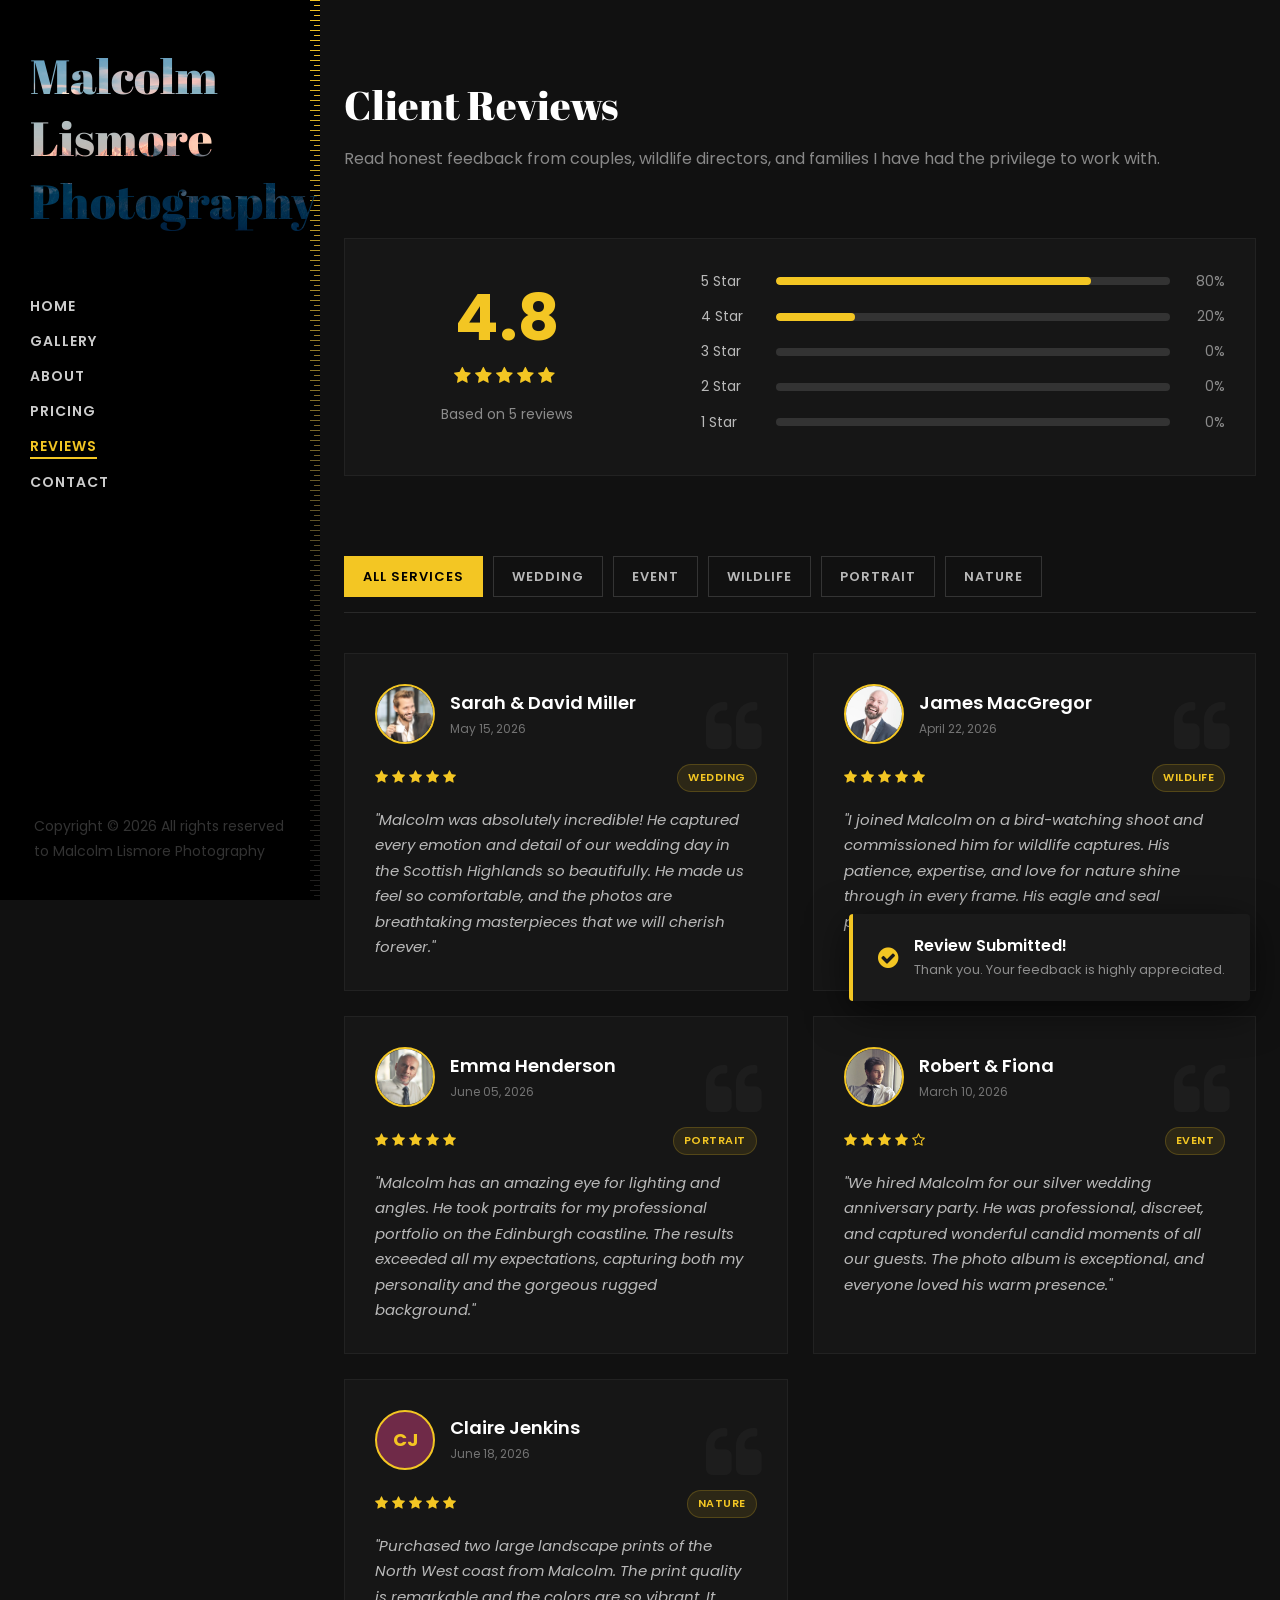
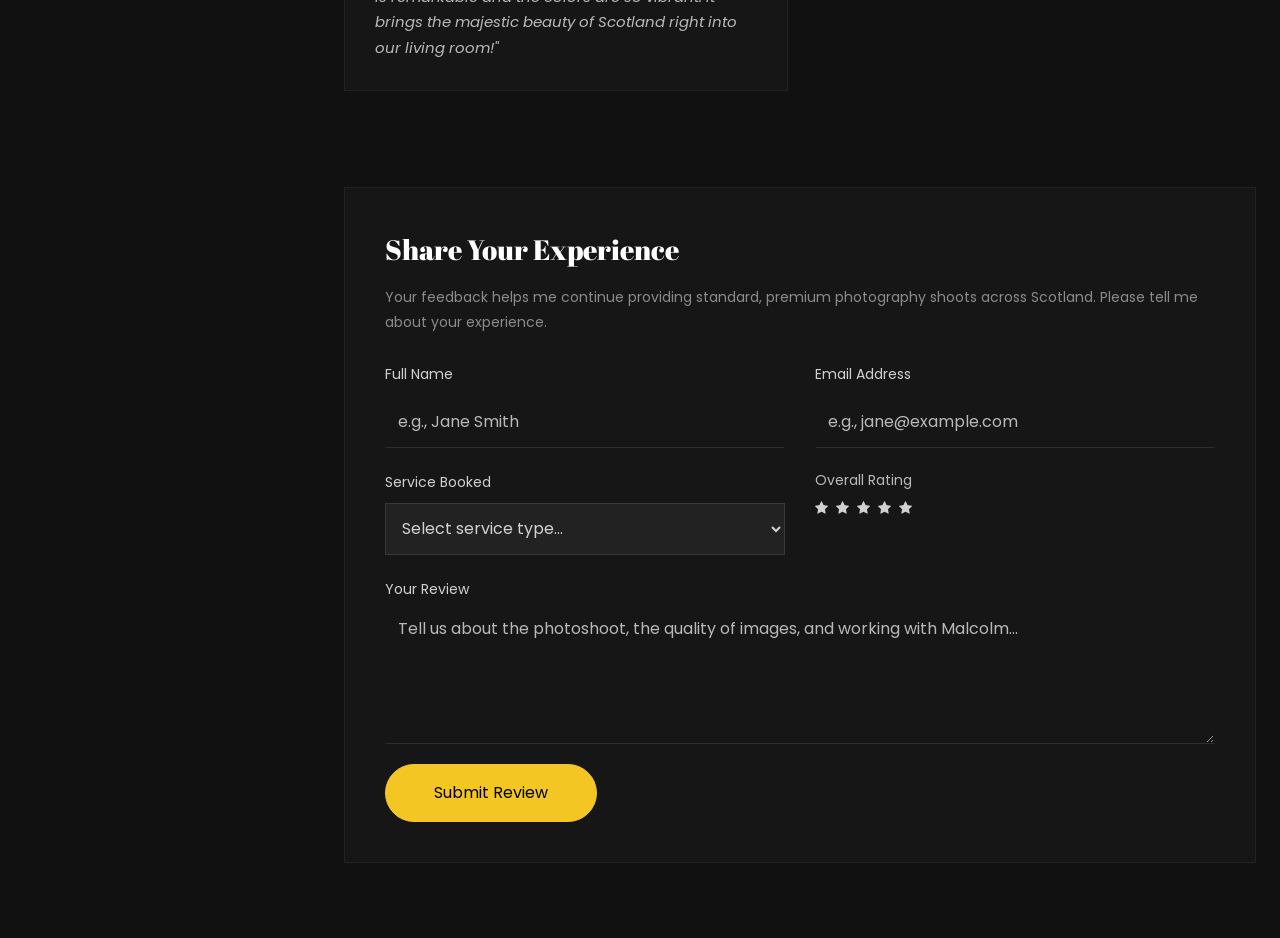
<file: Review.html>
<!DOCTYPE html>
<html lang="en">
<head>
	<title>Client Reviews - Malcolm Lismore Photography</title>
	<meta charset="utf-8">
	<meta name="viewport" content="width=device-width, initial-scale=1, shrink-to-fit=no">
	
	<link href="https://fonts.googleapis.com/css?family=Poppins:300,400,500,600,700" rel="stylesheet">
	<link href="https://fonts.googleapis.com/css?family=Abril+Fatface&display=swap" rel="stylesheet">
	<link rel="stylesheet" href="https://stackpath.bootstrapcdn.com/font-awesome/4.7.0/css/font-awesome.min.css">

	<link rel="stylesheet" href="css/animate.css">
	<link rel="stylesheet" href="css/owl.carousel.min.css">
	<link rel="stylesheet" href="css/owl.theme.default.min.css">
	<link rel="stylesheet" href="css/magnific-popup.css">
	<link rel="stylesheet" href="css/flaticon.css">
	<link rel="stylesheet" href="css/style.css">
	<link rel="stylesheet" href="css/reviews.css">
</head>
<body>

	<div id="colorlib-page">
		<a href="#" class="js-colorlib-nav-toggle colorlib-nav-toggle"><i></i></a>
		<aside id="colorlib-aside" role="complementary" class="js-fullheight">
			<h1 id="colorlib-logo" class="mb-4 mb-md-5"><a href="index.html" style="background-image: url(images/bg_1.jpg);">Malcolm Lismore Photography</a></h1>
			<nav id="colorlib-main-menu" role="navigation">
				<ul>
					<li><a href="index.html">Home</a></li>
					<li><a href="gallery.html">Gallery</a></li>
					<li><a href="about.html">About</a></li>
					<li><a href="pricing.html">Pricing</a></li>
					<li class="colorlib-active"><a href="Review.html">Reviews</a></li>
					<li><a href="contact.html">Contact</a></li>
				</ul>
			</nav>

			<div class="colorlib-footer">
				<div class="mb-4">
				</div>
				<p class="pfooter">
					Copyright &copy; <script>document.write(new Date().getFullYear());</script> All rights reserved to Malcolm Lismore Photography
				</p>
			</div>
		</aside> <!-- END COLORLIB-ASIDE -->
		
		<div id="colorlib-main">
			<section class="reviews-section">
				<div class="container px-md-4">
					<div class="row">
						<div class="col-md-12 reviews-header ftco-animate">
							<h2>Client Reviews</h2>
							<p>Read honest feedback from couples, wildlife directors, and families I have had the privilege to work with.</p>
						</div>
					</div>

					<!-- Stats Overview Row -->
					<div class="row mb-5 ftco-animate">
						<div class="col-md-12">
							<div class="rating-summary-card">
								<div class="row align-items-center">
									<div class="col-md-4 text-center mb-4 mb-md-0 border-right-md">
										<div class="rating-huge" id="avg-rating-val">4.9</div>
										<div class="rating-stars" id="avg-rating-stars">
											<!-- Stars generated dynamically -->
										</div>
										<div class="rating-count-text">Based on <span id="total-reviews-count">5</span> reviews</div>
									</div>
									<div class="col-md-8 pl-md-5">
										<!-- Rating Breakdown Bars -->
										<div class="rating-bar-item">
											<span class="rating-bar-label">5 Star</span>
											<div class="rating-bar-progress">
												<div class="rating-bar-fill" id="bar-5" style="width: 0%;"></div>
											</div>
											<span class="rating-bar-percent" id="percent-5">0%</span>
										</div>
										<div class="rating-bar-item">
											<span class="rating-bar-label">4 Star</span>
											<div class="rating-bar-progress">
												<div class="rating-bar-fill" id="bar-4" style="width: 0%;"></div>
											</div>
											<span class="rating-bar-percent" id="percent-4">0%</span>
										</div>
										<div class="rating-bar-item">
											<span class="rating-bar-label">3 Star</span>
											<div class="rating-bar-progress">
												<div class="rating-bar-fill" id="bar-3" style="width: 0%;"></div>
											</div>
											<span class="rating-bar-percent" id="percent-3">0%</span>
										</div>
										<div class="rating-bar-item">
											<span class="rating-bar-label">2 Star</span>
											<div class="rating-bar-progress">
												<div class="rating-bar-fill" id="bar-2" style="width: 0%;"></div>
											</div>
											<span class="rating-bar-percent" id="percent-2">0%</span>
										</div>
										<div class="rating-bar-item">
											<span class="rating-bar-label">1 Star</span>
											<div class="rating-bar-progress">
												<div class="rating-bar-fill" id="bar-1" style="width: 0%;"></div>
											</div>
											<span class="rating-bar-percent" id="percent-1">0%</span>
										</div>
									</div>
								</div>
							</div>
						</div>
					</div>

					<!-- Filter Tabs -->
					<div class="row ftco-animate">
						<div class="col-md-12">
							<div class="filter-tabs">
								<button class="filter-btn active" data-filter="all">All Services</button>
								<button class="filter-btn" data-filter="wedding">Wedding</button>
								<button class="filter-btn" data-filter="event">Event</button>
								<button class="filter-btn" data-filter="wildlife">Wildlife</button>
								<button class="filter-btn" data-filter="portrait">Portrait</button>
								<button class="filter-btn" data-filter="nature">Nature</button>
							</div>
						</div>
					</div>

					<!-- Reviews Cards List -->
					<div class="row">
						<div class="col-md-12">
							<div class="reviews-grid" id="reviews-container">
								<!-- Review cards injected dynamically -->
							</div>
						</div>
					</div>

					<!-- Leave a Review Form -->
					<div class="row mt-5 ftco-animate">
						<div class="col-md-12">
							<div class="submit-review-card">
								<h3>Share Your Experience</h3>
								<p>Your feedback helps me continue providing standard, premium photography shoots across Scotland. Please tell me about your experience.</p>
								
								<form id="add-review-form" class="review-form">
									<div class="row">
										<div class="col-md-6 form-group">
											<label for="clientName">Full Name</label>
											<input type="text" class="form-control" id="clientName" placeholder="e.g., Jane Smith" required>
										</div>
										<div class="col-md-6 form-group">
											<label for="clientEmail">Email Address</label>
											<input type="email" class="form-control" id="clientEmail" placeholder="e.g., jane@example.com" required>
										</div>
									</div>
									<div class="row">
										<div class="col-md-6 form-group">
											<label for="shootCategory">Service Booked</label>
											<select class="form-control" id="shootCategory" required>
												<option value="" disabled selected>Select service type...</option>
												<option value="wedding">Wedding Photography</option>
												<option value="event">Event Photography</option>
												<option value="wildlife">Wildlife Photography</option>
												<option value="portrait">Portrait Photography</option>
												<option value="nature">Nature Photography</option>
											</select>
										</div>
										<div class="col-md-6 form-group">
											<span class="rating-label-text">Overall Rating</span>
											<div class="star-rating-widget">
												<input type="radio" id="star5" name="rating" value="5" required />
												<label for="star5" title="5 stars" class="fa fa-star"></label>
												<input type="radio" id="star4" name="rating" value="4" />
												<label for="star4" title="4 stars" class="fa fa-star"></label>
												<input type="radio" id="star3" name="rating" value="3" />
												<label for="star3" title="3 stars" class="fa fa-star"></label>
												<input type="radio" id="star2" name="rating" value="2" />
												<label for="star2" title="2 stars" class="fa fa-star"></label>
												<input type="radio" id="star1" name="rating" value="1" />
												<label for="star1" title="1 star" class="fa fa-star"></label>
											</div>
										</div>
									</div>
									<div class="form-group">
										<label for="reviewMessage">Your Review</label>
										<textarea class="form-control" id="reviewMessage" rows="5" placeholder="Tell us about the photoshoot, the quality of images, and working with Malcolm..." required></textarea>
									</div>
									<button type="submit" class="btn btn-primary px-5 py-3">Submit Review</button>
								</form>
							</div>
						</div>
					</div>

				</div>
			</section>
		</div><!-- END COLORLIB-MAIN -->
	</div><!-- END COLORLIB-PAGE -->

	<!-- Success Toast Notification -->
	<div id="success-toast" class="toast-notification">
		<div class="toast-icon"><i class="fa fa-check-circle"></i></div>
		<div class="toast-content">
			<h5>Review Submitted!</h5>
			<p>Thank you. Your feedback is highly appreciated.</p>
		</div>
	</div>

	<!-- loader -->
	<div id="ftco-loader" class="show fullscreen">
		<svg class="circular" width="48px" height="48px">
			<circle class="path-bg" cx="24" cy="24" r="22" fill="none" stroke-width="4" stroke="#eeeeee"/>
			<circle class="path" cx="24" cy="24" r="22" fill="none" stroke-width="4" stroke-miterlimit="10" stroke="#F96D00"/>
		</svg>
	</div>

	<script src="js/jquery.min.js"></script>
	<script src="js/jquery-migrate-3.0.1.min.js"></script>
	<script src="js/popper.min.js"></script>
	<script src="js/bootstrap.min.js"></script>
	<script src="js/jquery.easing.1.3.js"></script>
	<script src="js/jquery.waypoints.min.js"></script>
	<script src="js/jquery.stellar.min.js"></script>
	<script src="js/owl.carousel.min.js"></script>
	<script src="js/jquery.magnific-popup.min.js"></script>
	<script src="js/jquery.animateNumber.min.js"></script>
	<script src="js/scrollax.min.js"></script>
	<script src="js/main.js"></script>

	<!-- LocalStorage and Reviews Handling Engine -->
	<script>
		$(document).ready(function() {
			// Preloaded reviews data
			const defaultReviews = [
				{
					id: 1,
					name: "Sarah & David Miller",
					email: "sarah.david@example.com",
					category: "wedding",
					rating: 5,
					date: "May 15, 2026",
					text: "Malcolm was absolutely incredible! He captured every emotion and detail of our wedding day in the Scottish Highlands so beautifully. He made us feel so comfortable, and the photos are breathtaking masterpieces that we will cherish forever.",
					avatar: "images/person_1.jpg"
				},
				{
					id: 2,
					name: "James MacGregor",
					email: "james.mac@example.com",
					category: "wildlife",
					rating: 5,
					date: "April 22, 2026",
					text: "I joined Malcolm on a bird-watching shoot and commissioned him for wildlife captures. His patience, expertise, and love for nature shine through in every frame. His eagle and seal portraits are the finest I have ever seen.",
					avatar: "images/person_2.jpg"
				},
				{
					id: 3,
					name: "Emma Henderson",
					email: "emma.h@example.com",
					category: "portrait",
					rating: 5,
					date: "June 05, 2026",
					text: "Malcolm has an amazing eye for lighting and angles. He took portraits for my professional portfolio on the Edinburgh coastline. The results exceeded all my expectations, capturing both my personality and the gorgeous rugged background.",
					avatar: "images/person_3.jpg"
				},
				{
					id: 4,
					name: "Robert & Fiona",
					email: "robert.fiona@example.com",
					category: "event",
					rating: 4,
					date: "March 10, 2026",
					text: "We hired Malcolm for our silver wedding anniversary party. He was professional, discreet, and captured wonderful candid moments of all our guests. The photo album is exceptional, and everyone loved his warm presence.",
					avatar: "images/person_4.jpg"
				},
				{
					id: 5,
					name: "Claire Jenkins",
					email: "claire.j@example.com",
					category: "nature",
					rating: 5,
					date: "June 18, 2026",
					text: "Purchased two large landscape prints of the North West coast from Malcolm. The print quality is remarkable and the colors are so vibrant. It brings the majestic beauty of Scotland right into our living room!",
					avatar: "" // Will trigger dynamic letter avatar
				}
			];

			// Load reviews from localStorage or set defaults
			let reviews = JSON.parse(localStorage.getItem('photography_reviews'));
			if (!reviews || reviews.length === 0) {
				reviews = defaultReviews;
				localStorage.setItem('photography_reviews', JSON.stringify(reviews));
			}

			// Helper to generate a colorful letter avatar if no image exists
			function getAvatarHtml(review) {
				if (review.avatar && review.avatar.trim() !== '') {
					return `<img src="${review.avatar}" alt="${review.name}" class="client-avatar">`;
				}
				
				// Generate letter avatar
				const initials = review.name
					.split(' ')
					.map(n => n[0])
					.slice(0, 2)
					.join('')
					.toUpperCase();
				
				// Create color based on name hash
				let hash = 0;
				for (let i = 0; i < review.name.length; i++) {
					hash = review.name.charCodeAt(i) + ((hash << 5) - hash);
				}
				const hue = Math.abs(hash % 360);
				const bgColor = `hsl(${hue}, 45%, 30%)`; // Premium dark tinted color
				
				return `
					<div class="client-avatar d-flex align-items-center justify-content-center" style="background-color: ${bgColor}; color: #f3c623; font-weight: 700; font-size: 18px;">
						${initials}
					</div>
				`;
			}

			// Helper to generate star icons HTML
			function getStarsHtml(rating) {
				let html = '';
				for (let i = 1; i <= 5; i++) {
					if (i <= rating) {
						html += '<i class="fa fa-star mr-1"></i>';
					} else {
						html += '<i class="fa fa-star-o mr-1"></i>';
					}
				}
				return html;
			}

			// Calculate and update review statistics
			function updateStats() {
				const total = reviews.length;
				if (total === 0) {
					$('#avg-rating-val').text('0.0');
					$('#avg-rating-stars').html(getStarsHtml(0));
					$('#total-reviews-count').text(0);
					for (let i = 1; i <= 5; i++) {
						$(`#bar-${i}`).css('width', '0%');
						$(`#percent-${i}`).text('0%');
					}
					return;
				}

				const sum = reviews.reduce((acc, curr) => acc + curr.rating, 0);
				const avg = (sum / total).toFixed(1);
				
				$('#avg-rating-val').text(avg);
				$('#avg-rating-stars').html(getStarsHtml(Math.round(avg)));
				$('#total-reviews-count').text(total);

				// Counts per rating star
				const counts = { 5: 0, 4: 0, 3: 0, 2: 0, 1: 0 };
				reviews.forEach(r => {
					if (counts[r.rating] !== undefined) {
						counts[r.rating]++;
					}
				});

				// Update progress bars
				for (let i = 1; i <= 5; i++) {
					const pct = Math.round((counts[i] / total) * 100);
					$(`#bar-${i}`).css('width', pct + '%');
					$(`#percent-${i}`).text(pct + '%');
				}
			}

			// Render reviews to container
			function renderReviews(filterCategory = 'all') {
				const container = $('#reviews-container');
				container.empty();

				const filtered = filterCategory === 'all' 
					? reviews 
					: reviews.filter(r => r.category.toLowerCase() === filterCategory.toLowerCase());

				if (filtered.length === 0) {
					container.html(`
						<div class="col-md-12 text-center py-5">
							<i class="fa fa-comments-o mb-3" style="font-size: 48px; color: rgba(255,255,255,0.1);"></i>
							<p style="color: rgba(255,255,255,0.4); font-size: 16px;">No reviews in this category yet. Be the first to leave one!</p>
						</div>
					`);
					return;
				}

				filtered.forEach((review, index) => {
					const card = `
						<div class="review-card animate-card" style="animation-delay: ${index * 0.1}s;" data-category="${review.category}">
							<div>
								<div class="review-card-header">
									${getAvatarHtml(review)}
									<div class="client-info">
										<h4>${review.name}</h4>
										<div class="shoot-date">${review.date}</div>
									</div>
								</div>
								<div class="review-meta">
									<div class="review-stars">
										${getStarsHtml(review.rating)}
									</div>
									<span class="category-badge">${review.category}</span>
								</div>
								<p class="review-text">"${review.text}"</p>
							</div>
						</div>
					`;
					container.append(card);
				});
			}

			// Initialize Render
			updateStats();
			renderReviews('all');

			// Category Filtering Tabs Click
			$('.filter-btn').on('click', function() {
				$('.filter-btn').removeClass('active');
				$(this).addClass('active');
				const filter = $(this).data('filter');
				renderReviews(filter);
			});

			// Form Submission
			$('#add-review-form').on('submit', function(e) {
				e.preventDefault();

				const name = $('#clientName').val().trim();
				const email = $('#clientEmail').val().trim();
				const category = $('#shootCategory').val();
				const rating = parseInt($('input[name="rating"]:checked').val());
				const text = $('#reviewMessage').val().trim();

				if (!name || !email || !category || !rating || !text) {
					return;
				}

				// Formulate Date: Month Day, Year
				const options = { year: 'numeric', month: 'long', day: '2-digit' };
				const todayStr = new Date().toLocaleDateString('en-US', options);

				// Create new review object
				const newReview = {
					id: Date.now(),
					name: name,
					email: email,
					category: category,
					rating: rating,
					date: todayStr,
					text: text,
					avatar: "" // Will trigger dynamic initials avatar
				};

				// Add to the front of reviews array
				reviews.unshift(newReview);

				// Save to localStorage
				localStorage.setItem('photography_reviews', JSON.stringify(reviews));

				// Reset form fields
				$('#add-review-form')[0].reset();
				$('.star-rating-widget input').prop('checked', false);

				// Trigger Stats update and Re-render (default to All tab)
				updateStats();
				$('.filter-btn').removeClass('active');
				$('.filter-btn[data-filter="all"]').addClass('active');
				renderReviews('all');

				// Show success toast notification
				const toast = $('#success-toast');
				toast.addClass('show');
				setTimeout(function() {
					toast.removeClass('show');
				}, 4000);
			});
		});
	</script>
</body>
</html>
</file>
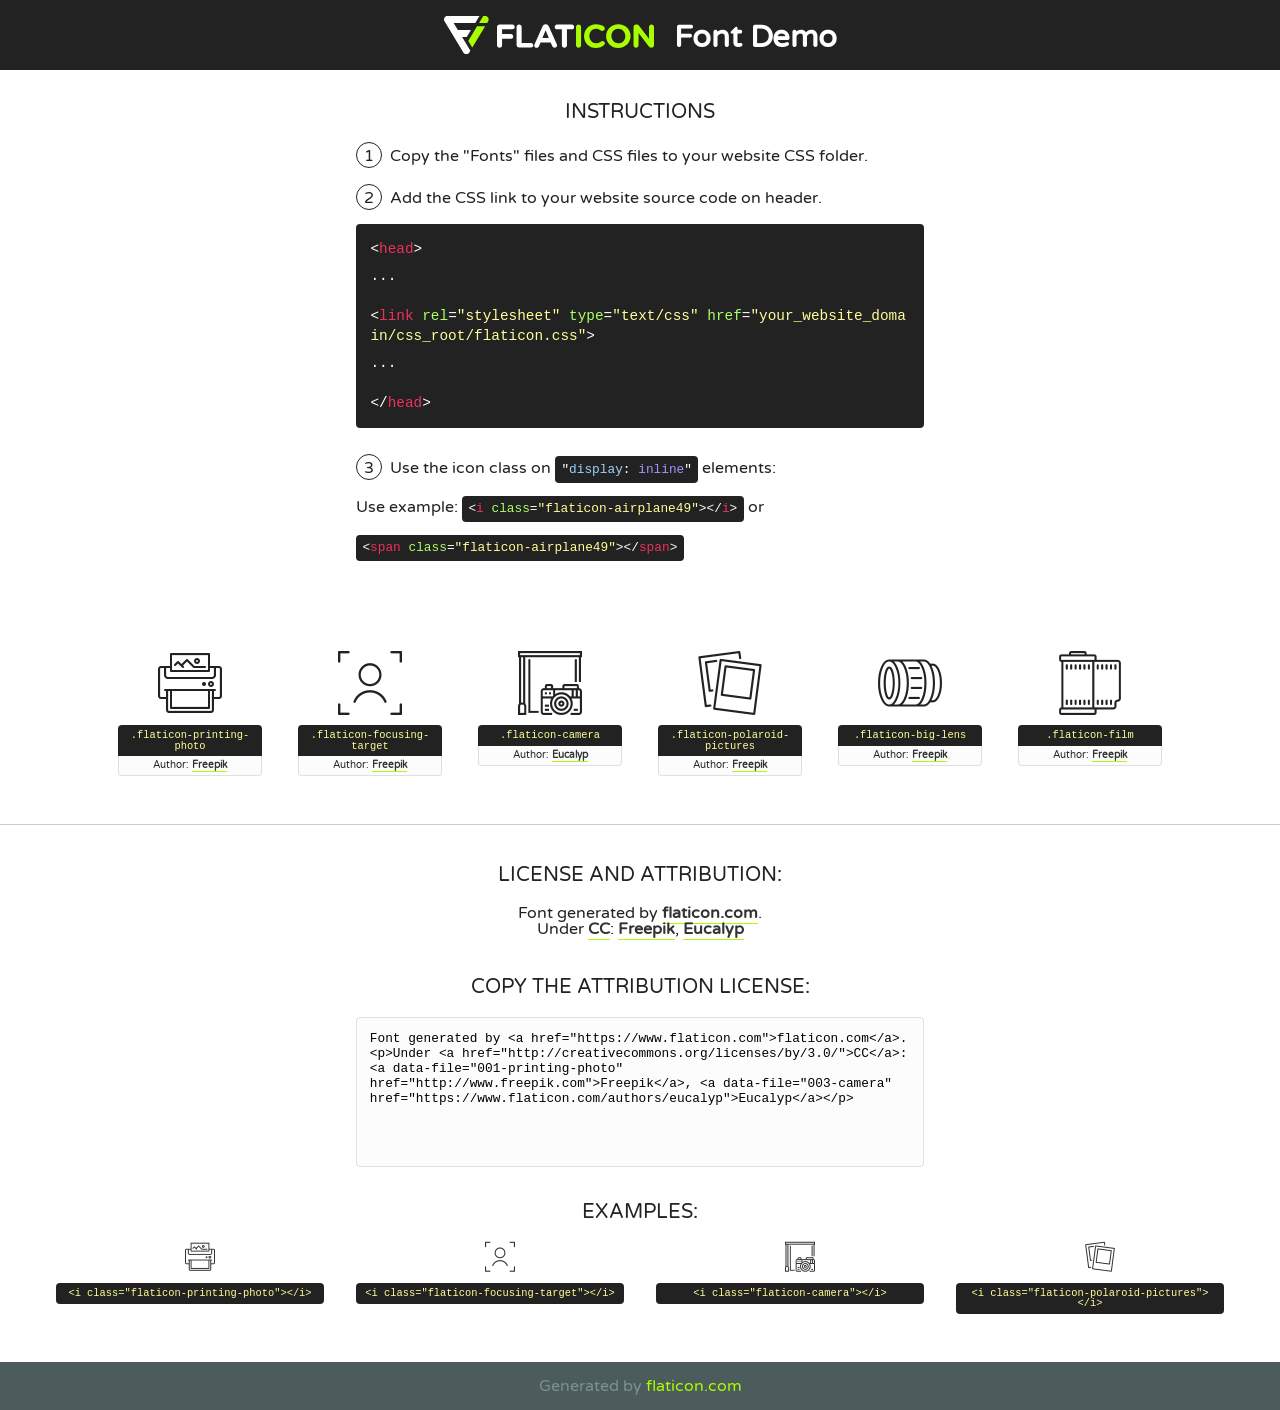
<file: fonts/flaticon/font/flaticon.html>
<!DOCTYPE html>
<!--
  Flaticon icon font: Flaticon
  Creation date: 12/12/2018 14:43
-->
<html>
<!DOCTYPE html>
<html>

<head>
    <title>Flaticon WebFont</title>
    <link href="http://fonts.googleapis.com/css?family=Varela+Round" rel="stylesheet" type="text/css" />
    <link rel="stylesheet" type="text/css" href="flaticon.css">
    <meta charset="UTF-8">
    <style>
    html, body, div, span, applet, object, iframe,
    h1, h2, h3, h4, h5, h6, p, blockquote, pre,
    a, abbr, acronym, address, big, cite, code,
    del, dfn, em, img, ins, kbd, q, s, samp,
    small, strike, strong, sub, sup, tt, var,
    b, u, i, center,
    dl, dt, dd, ol, ul, li,
    fieldset, form, label, legend,
    table, caption, tbody, tfoot, thead, tr, th, td,
    article, aside, canvas, details, embed, 
    figure, figcaption, footer, header, hgroup, 
    menu, nav, output, ruby, section, summary,
    time, mark, audio, video {
        margin: 0;
        padding: 0;
        border: 0;
        font-size: 100%;
        font: inherit;
        vertical-align: baseline;
    }
    /* HTML5 display-role reset for older browsers */
    article, aside, details, figcaption, figure, 
    footer, header, hgroup, menu, nav, section {
        display: block;
    }
    body {
        line-height: 1;
    }
    ol, ul {
        list-style: none;
    }
    blockquote, q {
        quotes: none;
    }
    blockquote:before, blockquote:after,
    q:before, q:after {
        content: '';
        content: none;
    }
    table {
        border-collapse: collapse;
        border-spacing: 0;
    }
    body {
        font-family: 'Varela Round', Helvetica, Arial, sans-serif;
        font-size: 16px;
        color: #222;
    }
    a {
        color: #333;
        border-bottom: 1px solid #a9fd00;
        font-weight: bold;
        text-decoration: none;
    }
    * {
        -moz-box-sizing: border-box;
        -webkit-box-sizing: border-box;
        box-sizing: border-box;
        margin: 0;
        padding: 0;
    }
    [class^="flaticon-"]:before, [class*=" flaticon-"]:before, [class^="flaticon-"]:after, [class*=" flaticon-"]:after {
        font-family: Flaticon;
        font-size: 30px;
        font-style: normal;
        margin-left: 20px;
        color: #333;
    }
    .wrapper {
        max-width: 600px;
        margin: auto;
        padding: 0 1em;
    }
    .title {
        font-size: 1.25em;
        text-align: center;
        margin-bottom: 1em;
        text-transform: uppercase;
    }
    header {
        text-align: center;
        background-color: #222;
        color: #fff;
        padding: 1em;
    }
    header .logo {
        width: 210px;
        height: 38px;
        display: inline-block;
        vertical-align: middle;
        margin-right: 1em;
        border: none;
    }
    header strong {
        font-size: 1.95em;
        font-weight: bold;
        vertical-align: middle;
        margin-top: 5px;
        display: inline-block;
    }
    .demo {
        margin: 2em auto;
        line-height: 1.25em;
    }
    .demo ul li {
        margin-bottom: 1em;
    }
    .demo ul li .num {
        color: #222;
        border-radius: 20px;
        display: inline-block;
        width: 26px;
        padding: 3px;
        height: 26px;
        text-align: center;
        margin-right: 0.5em;
        border: 1px solid #222;
    }
    .demo ul li code {
        background-color: #222;
        border-radius: 4px;
        padding: 0.25em 0.5em;
        display: inline-block;
        color: #fff;
        font-family: Consolas,Monaco,Lucida Console,Liberation Mono,DejaVu Sans Mono,Bitstream Vera Sans Mono,Courier New, monospace;
        font-weight: lighter;
        margin-top: 1em;
        font-size: 0.8em;
        word-break: break-all;
    }
    .demo ul li code.big {
        padding: 1em;
        font-size: 0.9em;
    }
    .demo ul li code .red {
        color: #EF3159;
    }
    .demo ul li code .green {
        color: #ACFF65;
    }
    .demo ul li code .yellow {
        color: #FFFF99;
    }
    .demo ul li code .blue {
        color: #99D3FF;
    }
    .demo ul li code .purple {
        color: #A295FF;
    }
    .demo ul li code .dots {
        margin-top: 0.5em;
        display: block;
    }
    #glyphs {
        border-bottom: 1px solid #ccc;
        padding: 2em 0;
        text-align: center;
    }
    .glyph {
        display: inline-block;
        width: 9em;
        margin: 1em;
        text-align: center;
        vertical-align: top;
        background: #FFF;
    }
    .glyph .glyph-icon {
        padding: 10px;
        display: block;
        font-family:"Flaticon";
        font-size: 64px;
        line-height: 1;
    }
    .glyph .glyph-icon:before {
        font-size: 64px;
        color: #222;
        margin-left: 0;
    }
    .class-name {
        font-size: 0.65em;
        background-color: #222;
        color: #fff;
        border-radius: 4px 4px 0 0;
        padding: 0.5em;
        color: #FFFF99;
        font-family: Consolas,Monaco,Lucida Console,Liberation Mono,DejaVu Sans Mono,Bitstream Vera Sans Mono,Courier New, monospace;
    }
    .author-name {
        font-size: 0.6em;
        background-color: #fcfcfd;
        border: 1px solid #DEDEE4;
        border-top: 0;
        border-radius: 0 0 4px 4px;
        padding: 0.5em;
    }
    .class-name:last-child {
        font-size: 10px;
        color:#888;
    }
    .class-name:last-child a {
        font-size: 10px;
        color:#555;
    }
    .class-name:last-child a:hover {
        color:#a9fd00;
    }
    .glyph > input {
        display: block;
        width: 100px;
        margin: 5px auto;
        text-align: center;
        font-size: 12px;
        cursor: text;
    }
    .glyph > input.icon-input {
        font-family:"Flaticon";
        font-size: 16px;
        margin-bottom: 10px;
    }
    .attribution .title {
        margin-top: 2em;
    }
    .attribution textarea {
        background-color: #fcfcfd;
        padding: 1em;
        border: none;
        box-shadow: none;
        border: 1px solid #DEDEE4;
        border-radius: 4px;
        resize: none;
        width: 100%;
        height: 150px;
        font-size: 0.8em;
        font-family: Consolas,Monaco,Lucida Console,Liberation Mono,DejaVu Sans Mono,Bitstream Vera Sans Mono,Courier New, monospace;
        -webkit-appearance: none;
    }
    .iconsuse {
        margin: 2em auto;
        text-align: center;
        max-width: 1200px;
    }
    .iconsuse:after {
        content: '';
        display: table;
        clear: both;
    }
    .iconsuse .image {
        float: left;
        width: 25%;
        padding: 0 1em;
    }
    .iconsuse .image p {
        margin-bottom: 1em;
    }
    .iconsuse .image span {
        display: block;
        font-size: 0.65em;
        background-color: #222;
        color: #fff;
        border-radius: 4px;
        padding: 0.5em;
        color: #FFFF99;
        margin-top: 1em;
        font-family: Consolas,Monaco,Lucida Console,Liberation Mono,DejaVu Sans Mono,Bitstream Vera Sans Mono,Courier New, monospace;
    }
    #footer {
        text-align: center;
        background-color: #4C5B5C;
        color: #7c9192;
        padding: 1em;
    }
    #footer a {
        border: none;
        color: #a9fd00;
        font-weight: normal;
    }
    @media (max-width: 960px) {
        .iconsuse .image {
            width: 50%;
        }
    }
    @media (max-width: 560px) {
        .iconsuse .image {
            width: 100%;
        }
    }
    </style>
</head>

<body class="characters-off">

    <header>
        <a href="https://www.flaticon.com" target="_blank" class="logo">
            <svg version="1.1" xmlns="http://www.w3.org/2000/svg" xmlns:xlink="http://www.w3.org/1999/xlink" xmlns:a="http://ns.adobe.com/AdobeSVGViewerExtensions/3.0/" viewBox="0 0 560.875 102.036" enable-background="new 0 0 560.875 102.036" xml:space="preserve">
                <defs>
                </defs>
                <g>
                    <g class="letters">
                        <path fill="#ffffff" d="M141.596,29.675c0-3.777,2.985-6.767,6.764-6.767h34.438c3.426,0,6.15,2.728,6.15,6.15
                        c0,3.43-2.724,6.149-6.15,6.149h-27.674v13.091h23.719c3.429,0,6.151,2.724,6.151,6.15c0,3.43-2.723,6.149-6.151,6.149h-23.719
                        v17.574c0,3.773-2.986,6.761-6.764,6.761c-3.779,0-6.764-2.989-6.764-6.761V29.675z"></path>
                        <path fill="#ffffff" d="M193.844,29.149c0-3.781,2.985-6.767,6.764-6.767c3.776,0,6.763,2.985,6.763,6.767v42.957h25.039
                        c3.426,0,6.149,2.726,6.149,6.153c0,3.425-2.723,6.15-6.149,6.15h-31.802c-3.779,0-6.764-2.986-6.764-6.768V29.149z"></path>
                        <path fill="#ffffff" d="M241.891,75.71l21.438-48.407c1.492-3.341,4.215-5.357,7.906-5.357h0.792
                        c3.686,0,6.323,2.017,7.815,5.357l21.439,48.407c0.436,0.967,0.701,1.845,0.701,2.723c0,3.602-2.809,6.501-6.414,6.501
                        c-3.161,0-5.269-1.845-6.499-4.655l-4.132-9.661h-27.059l-4.301,10.102c-1.144,2.631-3.426,4.214-6.237,4.214
                        c-3.517,0-6.24-2.81-6.24-6.325C241.1,77.64,241.451,76.677,241.891,75.71z M279.932,58.666l-8.521-20.297l-8.526,20.297H279.932
                        z"></path>
                        <path fill="#ffffff" d="M314.864,35.387H301.86c-3.429,0-6.239-2.813-6.239-6.238c0-3.429,2.811-6.24,6.239-6.24h39.533
                        c3.426,0,6.237,2.811,6.237,6.24c0,3.425-2.811,6.238-6.237,6.238h-13.001v42.785c0,3.773-2.99,6.761-6.764,6.761
                        c-3.779,0-6.764-2.989-6.764-6.761V35.387z"></path>
                        <path fill="#A9FD00" d="M352.615,29.149c0-3.781,2.985-6.767,6.767-6.767c3.774,0,6.761,2.985,6.761,6.767v49.024
                        c0,3.773-2.987,6.761-6.761,6.761c-3.781,0-6.767-2.989-6.767-6.761V29.149z"></path>
                        <path fill="#A9FD00" d="M374.132,53.836v-0.179c0-17.481,13.178-31.801,32.065-31.801c9.22,0,15.459,2.458,20.557,6.238
                        c1.402,1.054,2.637,2.985,2.637,5.357c0,3.692-2.985,6.59-6.681,6.59c-1.845,0-3.071-0.702-4.044-1.319
                        c-3.776-2.813-7.729-4.393-12.562-4.393c-10.364,0-17.831,8.611-17.831,19.154v0.173c0,10.542,7.291,19.329,17.831,19.329
                        c5.715,0,9.492-1.756,13.359-4.834c1.049-0.874,2.458-1.491,4.039-1.491c3.429,0,6.325,2.813,6.325,6.236
                        c0,2.106-1.056,3.78-2.282,4.834c-5.539,4.834-12.036,7.733-21.878,7.733C387.572,85.464,374.132,71.493,374.132,53.836z"></path>
                        <path fill="#A9FD00" d="M433.009,53.836v-0.179c0-17.481,13.79-31.801,32.766-31.801c18.981,0,32.592,14.143,32.592,31.628v0.173
                        c0,17.483-13.785,31.807-32.769,31.807C446.625,85.464,433.009,71.32,433.009,53.836z M484.224,53.836v-0.179
                        c0-10.539-7.725-19.326-18.626-19.326c-10.893,0-18.449,8.611-18.449,19.154v0.173c0,10.542,7.73,19.329,18.626,19.329
                        C476.676,72.986,484.224,64.378,484.224,53.836z"></path>
                        <path fill="#A9FD00" d="M506.233,29.321c0-3.774,2.99-6.763,6.767-6.763h1.401c3.252,0,5.183,1.583,7.029,3.953l26.093,34.265
                        V29.059c0-3.692,2.99-6.677,6.681-6.677c3.683,0,6.671,2.985,6.671,6.677v48.934c0,3.78-2.987,6.765-6.764,6.765h-0.436
                        c-3.257,0-5.188-1.581-7.034-3.953l-27.056-35.492v32.944c0,3.687-2.985,6.676-6.678,6.676c-3.683,0-6.673-2.989-6.673-6.676
                        V29.321z"></path>
                    </g>
                    <g class="insignia">
                        <path fill="#ffffff" d="M48.372,56.137h12.517l11.156-18.537H37.186L25.688,18.539h57.825L94.668,0H9.271
                        C5.925,0,2.842,1.801,1.198,4.716c-1.644,2.907-1.593,6.482,0.134,9.343l50.38,83.501c1.678,2.781,4.689,4.476,7.938,4.476
                        c3.246,0,6.257-1.695,7.935-4.476l2.898-4.804L48.372,56.137z"></path>
                        <g class="i">
                            <path fill="#A9FD00" d="M93.575,18.539h0.031v0.004l21.652,0.004l2.705-4.488c1.727-2.861,1.778-6.436,0.133-9.343
                            C116.454,1.801,113.371,0,110.026,0h-5.294L93.575,18.539z"></path>
                            <polygon fill="#A9FD00" points="88.291,27.356 64.725,66.486 75.519,84.404 109.942,27.356"></polygon>
                        </g>
                    </g>
                </g>
            </svg>
        </a>
        <strong>Font Demo</strong>
    </header>


    <section class="demo wrapper">

        <p class="title">Instructions</p>

        <ul>
            <li>
                <span class="num">1</span>Copy the "Fonts" files and CSS files to your website CSS folder.
            </li>
            <li>
                <span class="num">2</span>Add the CSS link to your website source code on header.
                <code class="big">
                    &lt;<span class="red">head</span>&gt;
                    <br/><span class="dots">...</span>
                    <br/>&lt;<span class="red">link</span> <span class="green">rel</span>=<span class="yellow">"stylesheet"</span> <span class="green">type</span>=<span class="yellow">"text/css"</span> <span class="green">href</span>=<span class="yellow">"your_website_domain/css_root/flaticon.css"</span>&gt;
                    <br/><span class="dots">...</span>
                    <br/>&lt;/<span class="red">head</span>&gt;
                </code>
            </li>

            <li>
                <p>
                    <span class="num">3</span>Use the icon class on <code>"<span class="blue">display</span>:<span class="purple"> inline</span>"</code> elements:
                    <br />
                    Use example: <code>&lt;<span class="red">i</span> <span class="green">class</span>=<span class="yellow">&quot;flaticon-airplane49&quot;</span>&gt;&lt;/<span class="red">i</span>&gt;</code> or <code>&lt;<span class="red">span</span> <span class="green">class</span>=<span class="yellow">&quot;flaticon-airplane49&quot;</span>&gt;&lt;/<span class="red">span</span>&gt;</code>
            </li>
        </ul>

    </section>




   <section id="glyphs">          
    
      
        <div class="glyph"><div class="glyph-icon flaticon-printing-photo"></div>
            <div class="class-name">.flaticon-printing-photo</div>
            <div class="author-name">Author: <a data-file="001-printing-photo" href="http://www.freepik.com">Freepik</a> </div> 
        </div>        
        
        <div class="glyph"><div class="glyph-icon flaticon-focusing-target"></div>
            <div class="class-name">.flaticon-focusing-target</div>
            <div class="author-name">Author: <a data-file="002-focusing-target" href="http://www.freepik.com">Freepik</a> </div> 
        </div>        
        
        <div class="glyph"><div class="glyph-icon flaticon-camera"></div>
            <div class="class-name">.flaticon-camera</div>
            <div class="author-name">Author: <a data-file="003-camera" href="https://www.flaticon.com/authors/eucalyp">Eucalyp</a> </div> 
        </div>        
        
        <div class="glyph"><div class="glyph-icon flaticon-polaroid-pictures"></div>
            <div class="class-name">.flaticon-polaroid-pictures</div>
            <div class="author-name">Author: <a data-file="004-polaroid-pictures" href="http://www.freepik.com">Freepik</a> </div> 
        </div>        
        
        <div class="glyph"><div class="glyph-icon flaticon-big-lens"></div>
            <div class="class-name">.flaticon-big-lens</div>
            <div class="author-name">Author: <a data-file="005-big-lens" href="http://www.freepik.com">Freepik</a> </div> 
        </div>        
        
        <div class="glyph"><div class="glyph-icon flaticon-film"></div>
            <div class="class-name">.flaticon-film</div>
            <div class="author-name">Author: <a data-file="006-film" href="http://www.freepik.com">Freepik</a> </div> 
        </div>        
        

    </section>



    <section class="attribution wrapper"   style="text-align:center;">

      <div class="title">License and attribution:</div><div class="attrDiv">Font generated by <a href="https://www.flaticon.com">flaticon.com</a>. <div><p>Under <a href="http://creativecommons.org/licenses/by/3.0/">CC</a>: <a data-file="001-printing-photo" href="http://www.freepik.com">Freepik</a>, <a data-file="003-camera" href="https://www.flaticon.com/authors/eucalyp">Eucalyp</a></p>  </div>
      </div>
      <div class="title">Copy the Attribution License:</div>

    <textarea onclick="this.focus();this.select();">Font generated by &lt;a href=&quot;https://www.flaticon.com&quot;&gt;flaticon.com&lt;/a&gt;. <p>Under <a href="http://creativecommons.org/licenses/by/3.0/">CC</a>: <a data-file="001-printing-photo" href="http://www.freepik.com">Freepik</a>, <a data-file="003-camera" href="https://www.flaticon.com/authors/eucalyp">Eucalyp</a></p>  
     </textarea>

    </section>

    <section class="iconsuse">

          <div class="title">Examples:</div>            
             
            <div class="image">
                <p>
                    <i class="glyph-icon flaticon-printing-photo"></i> 
                    <span>&lt;i class=&quot;flaticon-printing-photo&quot;&gt;&lt;/i&gt;</span>
                </p>
            </div>
            
            <div class="image">
                <p>
                    <i class="glyph-icon flaticon-focusing-target"></i> 
                    <span>&lt;i class=&quot;flaticon-focusing-target&quot;&gt;&lt;/i&gt;</span>
                </p>
            </div>
            
            <div class="image">
                <p>
                    <i class="glyph-icon flaticon-camera"></i> 
                    <span>&lt;i class=&quot;flaticon-camera&quot;&gt;&lt;/i&gt;</span>
                </p>
            </div>
            
            <div class="image">
                <p>
                    <i class="glyph-icon flaticon-polaroid-pictures"></i> 
                    <span>&lt;i class=&quot;flaticon-polaroid-pictures&quot;&gt;&lt;/i&gt;</span>
                </p>
            </div>
                       
        </div>
                            
    </section>

<div id="footer">
    <div>Generated by <a href="https://www.flaticon.com">flaticon.com</a>
    </div>
</div>



</body>
</html>
</file>
<file: css/flaticon.css>
/*
  	Flaticon icon font: Flaticon
  	Creation date: 12/12/2018 14:43
  	*/


@font-face {
  font-family: "Flaticon";
  src: url("../fonts/flaticon/font/Flaticon.eot");
  src: url("../fonts/flaticon/font/Flaticon.eot?#iefix") format("embedded-opentype"),
       url("../fonts/flaticon/font/Flaticon.woff") format("woff"),
       url("../fonts/flaticon/font/Flaticon.ttf") format("truetype"),
       url("../fonts/flaticon/font/Flaticon.svg#Flaticon") format("svg");
  font-weight: normal;
  font-style: normal;
}

@media screen and (-webkit-min-device-pixel-ratio:0) {
  @font-face {
    font-family: "Flaticon";
    src: url("../fonts/flaticon/font/Flaticon.svg#Flaticon") format("svg");
  }
}

[class^="flaticon-"]:before, [class*=" flaticon-"]:before,
[class^="flaticon-"]:after, [class*=" flaticon-"]:after {   
  font-family: Flaticon;
  font-style: normal;
  font-weight: normal;
  font-variant: normal;
  text-transform: none;
  line-height: 1;

  /* Better Font Rendering =========== */
  -webkit-font-smoothing: antialiased;
  -moz-osx-font-smoothing: grayscale;
}

.flaticon-printing-photo:before { content: "\f100"; }
.flaticon-focusing-target:before { content: "\f101"; }
.flaticon-camera:before { content: "\f102"; }
.flaticon-polaroid-pictures:before { content: "\f103"; }
.flaticon-big-lens:before { content: "\f104"; }
.flaticon-film:before { content: "\f105"; }
</file>
<file: css/style.css>
:root {
  --blue: #007bff;
  --indigo: #6610f2;
  --purple: #6f42c1;
  --pink: #e83e8c;
  --red: #dc3545;
  --orange: #fd7e14;
  --yellow: #ffc107;
  --green: #28a745;
  --teal: #20c997;
  --cyan: #17a2b8;
  --white: #fff;
  --gray: #6c757d;
  --gray-dark: #343a40;
  --primary: #007bff;
  --secondary: #6c757d;
  --success: #28a745;
  --info: #17a2b8;
  --warning: #ffc107;
  --danger: #dc3545;
  --light: #f8f9fa;
  --dark: #343a40;
  --breakpoint-xs: 0;
  --breakpoint-sm: 576px;
  --breakpoint-md: 768px;
  --breakpoint-lg: 992px;
  --breakpoint-xl: 1200px;
  --font-family-sans-serif: -apple-system, BlinkMacSystemFont, "Segoe UI", Roboto, "Helvetica Neue", Arial, "Noto Sans", sans-serif, "Apple Color Emoji", "Segoe UI Emoji", "Segoe UI Symbol", "Noto Color Emoji";
  --font-family-monospace: SFMono-Regular, Menlo, Monaco, Consolas, "Liberation Mono", "Courier New", monospace; }

*,
*::before,
*::after {
  -webkit-box-sizing: border-box;
  box-sizing: border-box; }

html {
  font-family: sans-serif;
  line-height: 1.15;
  -webkit-text-size-adjust: 100%;
  -webkit-tap-highlight-color: rgba(0, 0, 0, 0); }

article, aside, figcaption, figure, footer, header, hgroup, main, nav, section {
  display: block; }

body {
  margin: 0;
  font-family: -apple-system, BlinkMacSystemFont, "Segoe UI", Roboto, "Helvetica Neue", Arial, "Noto Sans", sans-serif, "Apple Color Emoji", "Segoe UI Emoji", "Segoe UI Symbol", "Noto Color Emoji";
  font-size: 1rem;
  font-weight: 400;
  line-height: 1.5;
  color: #212529;
  text-align: left;
  background-color: #fff; }

[tabindex="-1"]:focus:not(:focus-visible) {
  outline: 0 !important; }

hr {
  -webkit-box-sizing: content-box;
  box-sizing: content-box;
  height: 0;
  overflow: visible; }

h1, h2, h3, h4, h5, h6 {
  margin-top: 0;
  margin-bottom: 0.5rem; }

  h1 {
    font-size: 1rem;
  }

p {
  margin-top: 0;
  margin-bottom: 1rem; }

abbr[title],
abbr[data-original-title] {
  text-decoration: underline;
  -webkit-text-decoration: underline dotted;
  text-decoration: underline dotted;
  cursor: help;
  border-bottom: 0;
  text-decoration-skip-ink: none; }

address {
  margin-bottom: 1rem;
  font-style: normal;
  line-height: inherit; }

ol,
ul,
dl {
  margin-top: 0;
  margin-bottom: 1rem; }

ol ol,
ul ul,
ol ul,
ul ol {
  margin-bottom: 0; }

dt {
  font-weight: 700; }

dd {
  margin-bottom: .5rem;
  margin-left: 0; }

blockquote {
  margin: 0 0 1rem; }

b,
strong {
  font-weight: bolder; }

small {
  font-size: 80%; }

sub,
sup {
  position: relative;
  font-size: 75%;
  line-height: 0;
  vertical-align: baseline; }

sub {
  bottom: -.25em; }

sup {
  top: -.5em; }

a {
  color: #007bff;
  text-decoration: none;
  background-color: transparent; }
  a:hover {
    color: #0056b3;
    text-decoration: underline; }

a:not([href]) {
  color: inherit;
  text-decoration: none; }
  a:not([href]):hover {
    color: inherit;
    text-decoration: none; }

pre,
code,
kbd,
samp {
  font-family: SFMono-Regular, Menlo, Monaco, Consolas, "Liberation Mono", "Courier New", monospace;
  font-size: 1em; }

pre {
  margin-top: 0;
  margin-bottom: 1rem;
  overflow: auto;
  -ms-overflow-style: scrollbar; }

figure {
  margin: 0 0 1rem; }

img {
  vertical-align: middle;
  border-style: none; }

svg {
  overflow: hidden;
  vertical-align: middle; }

table {
  border-collapse: collapse; }

caption {
  padding-top: 0.75rem;
  padding-bottom: 0.75rem;
  color: #6c757d;
  text-align: left;
  caption-side: bottom; }

th {
  text-align: inherit; }

label {
  display: inline-block;
  margin-bottom: 0.5rem; }

button {
  border-radius: 0; }

button:focus {
  outline: 1px dotted;
  outline: 5px auto -webkit-focus-ring-color; }

input,
button,
select,
optgroup,
textarea {
  margin: 0;
  font-family: inherit;
  font-size: inherit;
  line-height: inherit; }

button,
input {
  overflow: visible; }

button,
select {
  text-transform: none; }

[role="button"] {
  cursor: pointer; }

select {
  word-wrap: normal; }

button,
[type="button"],
[type="reset"],
[type="submit"] {
  -webkit-appearance: button; }

button:not(:disabled),
[type="button"]:not(:disabled),
[type="reset"]:not(:disabled),
[type="submit"]:not(:disabled) {
  cursor: pointer; }

button::-moz-focus-inner,
[type="button"]::-moz-focus-inner,
[type="reset"]::-moz-focus-inner,
[type="submit"]::-moz-focus-inner {
  padding: 0;
  border-style: none; }

input[type="radio"],
input[type="checkbox"] {
  -webkit-box-sizing: border-box;
  box-sizing: border-box;
  padding: 0; }

textarea {
  overflow: auto;
  resize: vertical; }

fieldset {
  min-width: 0;
  padding: 0;
  margin: 0;
  border: 0; }

legend {
  display: block;
  width: 100%;
  max-width: 100%;
  padding: 0;
  margin-bottom: .5rem;
  font-size: 1.5rem;
  line-height: inherit;
  color: inherit;
  white-space: normal; }

progress {
  vertical-align: baseline; }

[type="number"]::-webkit-inner-spin-button,
[type="number"]::-webkit-outer-spin-button {
  height: auto; }

[type="search"] {
  outline-offset: -2px;
  -webkit-appearance: none; }

[type="search"]::-webkit-search-decoration {
  -webkit-appearance: none; }

::-webkit-file-upload-button {
  font: inherit;
  -webkit-appearance: button; }

output {
  display: inline-block; }

summary {
  display: list-item;
  cursor: pointer; }

template {
  display: none; }

[hidden] {
  display: none !important; }

h1, h2, h3, h4, h5, h6,
.h1, .h2, .h3, .h4, .h5, .h6 {
  margin-bottom: 0.5rem;
  font-weight: 500;
  line-height: 1.2; }

h1, .h1 {
  font-size: 2.5rem; }

h2, .h2 {
  font-size: 2rem; }

h3, .h3 {
  font-size: 1.75rem; }

h4, .h4 {
  font-size: 1.5rem; }

h5, .h5 {
  font-size: 1.25rem; }

h6, .h6 {
  font-size: 1rem; }

.lead {
  font-size: 1.25rem;
  font-weight: 300; }

.display-1 {
  font-size: 6rem;
  font-weight: 300;
  line-height: 1.2; }

.display-2 {
  font-size: 5.5rem;
  font-weight: 300;
  line-height: 1.2; }

.display-3 {
  font-size: 4.5rem;
  font-weight: 300;
  line-height: 1.2; }

.display-4 {
  font-size: 3.5rem;
  font-weight: 300;
  line-height: 1.2; }

hr {
  margin-top: 1rem;
  margin-bottom: 1rem;
  border: 0;
  border-top: 1px solid rgba(0, 0, 0, 0.1); }

small,
.small {
  font-size: 80%;
  font-weight: 400; }

mark,
.mark {
  padding: 0.2em;
  background-color: #fcf8e3; }

.list-unstyled {
  padding-left: 0;
  list-style: none; }

.list-inline {
  padding-left: 0;
  list-style: none; }

.list-inline-item {
  display: inline-block; }
  .list-inline-item:not(:last-child) {
    margin-right: 0.5rem; }

.initialism {
  font-size: 90%;
  text-transform: uppercase; }

.blockquote {
  margin-bottom: 1rem;
  font-size: 1.25rem; }

.blockquote-footer {
  display: block;
  font-size: 80%;
  color: #6c757d; }
  .blockquote-footer::before {
    content: "\2014\00A0"; }

.img-fluid {
  max-width: 100%;
  height: auto; }

.img-thumbnail {
  padding: 0.25rem;
  background-color: #fff;
  border: 1px solid #dee2e6;
  border-radius: 0.25rem;
  max-width: 100%;
  height: auto; }

.figure {
  display: inline-block; }

.figure-img {
  margin-bottom: 0.5rem;
  line-height: 1; }

.figure-caption {
  font-size: 90%;
  color: #6c757d; }

code {
  font-size: 87.5%;
  color: #e83e8c;
  word-wrap: break-word; }
  a > code {
    color: inherit; }

kbd {
  padding: 0.2rem 0.4rem;
  font-size: 87.5%;
  color: #fff;
  background-color: #212529;
  border-radius: 0.2rem; }
  kbd kbd {
    padding: 0;
    font-size: 100%;
    font-weight: 700; }

pre {
  display: block;
  font-size: 87.5%;
  color: #212529; }
  pre code {
    font-size: inherit;
    color: inherit;
    word-break: normal; }

.pre-scrollable {
  max-height: 340px;
  overflow-y: scroll; }

.container {
  width: 100%;
  padding-right: 15px;
  padding-left: 15px;
  margin-right: auto;
  margin-left: auto; }
  @media (min-width: 576px) {
    .container {
      max-width: 540px; } }
  @media (min-width: 768px) {
    .container {
      max-width: 720px; } }
  @media (min-width: 992px) {
    .container {
      max-width: 960px; } }
  @media (min-width: 1200px) {
    .container {
      max-width: 1140px; } }

.container-fluid, .container-sm, .container-md, .container-lg, .container-xl {
  width: 100%;
  padding-right: 15px;
  padding-left: 15px;
  margin-right: auto;
  margin-left: auto; }

@media (min-width: 576px) {
  .container, .container-sm {
    max-width: 540px; } }

@media (min-width: 768px) {
  .container, .container-sm, .container-md {
    max-width: 720px; } }

@media (min-width: 992px) {
  .container, .container-sm, .container-md, .container-lg {
    max-width: 960px; } }

@media (min-width: 1200px) {
  .container, .container-sm, .container-md, .container-lg, .container-xl {
    max-width: 1140px; } }

.row {
  display: -webkit-box;
  display: -ms-flexbox;
  display: flex;
  -ms-flex-wrap: wrap;
  flex-wrap: wrap;
  margin-right: -15px;
  margin-left: -15px; }

.no-gutters {
  margin-right: 0;
  margin-left: 0; }
  .no-gutters > .col,
  .no-gutters > [class*="col-"] {
    padding-right: 0;
    padding-left: 0; }

.col-1, .col-2, .col-3, .col-4, .col-5, .col-6, .col-7, .col-8, .col-9, .col-10, .col-11, .col-12, .col,
.col-auto, .col-sm-1, .col-sm-2, .col-sm-3, .col-sm-4, .col-sm-5, .col-sm-6, .col-sm-7, .col-sm-8, .col-sm-9, .col-sm-10, .col-sm-11, .col-sm-12, .col-sm,
.col-sm-auto, .col-md-1, .col-md-2, .col-md-3, .col-md-4, .col-md-5, .col-md-6, .col-md-7, .col-md-8, .col-md-9, .col-md-10, .col-md-11, .col-md-12, .col-md,
.col-md-auto, .col-lg-1, .col-lg-2, .col-lg-3, .col-lg-4, .col-lg-5, .col-lg-6, .col-lg-7, .col-lg-8, .col-lg-9, .col-lg-10, .col-lg-11, .col-lg-12, .col-lg,
.col-lg-auto, .col-xl-1, .col-xl-2, .col-xl-3, .col-xl-4, .col-xl-5, .col-xl-6, .col-xl-7, .col-xl-8, .col-xl-9, .col-xl-10, .col-xl-11, .col-xl-12, .col-xl,
.col-xl-auto {
  position: relative;
  width: 100%;
  padding-right: 15px;
  padding-left: 15px; }

.col {
  -ms-flex-preferred-size: 0;
  flex-basis: 0;
  -webkit-box-flex: 1;
  -ms-flex-positive: 1;
  flex-grow: 1;
  min-width: 0;
  max-width: 100%; }

.row-cols-1 > * {
  -webkit-box-flex: 0;
  -ms-flex: 0 0 100%;
  flex: 0 0 100%;
  max-width: 100%; }

.row-cols-2 > * {
  -webkit-box-flex: 0;
  -ms-flex: 0 0 50%;
  flex: 0 0 50%;
  max-width: 50%; }

.row-cols-3 > * {
  -webkit-box-flex: 0;
  -ms-flex: 0 0 33.33333%;
  flex: 0 0 33.33333%;
  max-width: 33.33333%; }

.row-cols-4 > * {
  -webkit-box-flex: 0;
  -ms-flex: 0 0 25%;
  flex: 0 0 25%;
  max-width: 25%; }

.row-cols-5 > * {
  -webkit-box-flex: 0;
  -ms-flex: 0 0 20%;
  flex: 0 0 20%;
  max-width: 20%; }

.row-cols-6 > * {
  -webkit-box-flex: 0;
  -ms-flex: 0 0 16.66667%;
  flex: 0 0 16.66667%;
  max-width: 16.66667%; }

.col-auto {
  -webkit-box-flex: 0;
  -ms-flex: 0 0 auto;
  flex: 0 0 auto;
  width: auto;
  max-width: 100%; }

.col-1 {
  -webkit-box-flex: 0;
  -ms-flex: 0 0 8.33333%;
  flex: 0 0 8.33333%;
  max-width: 8.33333%; }

.col-2 {
  -webkit-box-flex: 0;
  -ms-flex: 0 0 16.66667%;
  flex: 0 0 16.66667%;
  max-width: 16.66667%; }

.col-3 {
  -webkit-box-flex: 0;
  -ms-flex: 0 0 25%;
  flex: 0 0 25%;
  max-width: 25%; }

.col-4 {
  -webkit-box-flex: 0;
  -ms-flex: 0 0 33.33333%;
  flex: 0 0 33.33333%;
  max-width: 33.33333%; }

.col-5 {
  -webkit-box-flex: 0;
  -ms-flex: 0 0 41.66667%;
  flex: 0 0 41.66667%;
  max-width: 41.66667%; }

.col-6 {
  -webkit-box-flex: 0;
  -ms-flex: 0 0 50%;
  flex: 0 0 50%;
  max-width: 50%; }

.col-7 {
  -webkit-box-flex: 0;
  -ms-flex: 0 0 58.33333%;
  flex: 0 0 58.33333%;
  max-width: 58.33333%; }

.col-8 {
  -webkit-box-flex: 0;
  -ms-flex: 0 0 66.66667%;
  flex: 0 0 66.66667%;
  max-width: 66.66667%; }

.col-9 {
  -webkit-box-flex: 0;
  -ms-flex: 0 0 75%;
  flex: 0 0 75%;
  max-width: 75%; }

.col-10 {
  -webkit-box-flex: 0;
  -ms-flex: 0 0 83.33333%;
  flex: 0 0 83.33333%;
  max-width: 83.33333%; }

.col-11 {
  -webkit-box-flex: 0;
  -ms-flex: 0 0 91.66667%;
  flex: 0 0 91.66667%;
  max-width: 91.66667%; }

.col-12 {
  -webkit-box-flex: 0;
  -ms-flex: 0 0 100%;
  flex: 0 0 100%;
  max-width: 100%; }

.order-first {
  -webkit-box-ordinal-group: 0;
  -ms-flex-order: -1;
  order: -1; }

.order-last {
  -webkit-box-ordinal-group: 14;
  -ms-flex-order: 13;
  order: 13; }

.order-0 {
  -webkit-box-ordinal-group: 1;
  -ms-flex-order: 0;
  order: 0; }

.order-1 {
  -webkit-box-ordinal-group: 2;
  -ms-flex-order: 1;
  order: 1; }

.order-2 {
  -webkit-box-ordinal-group: 3;
  -ms-flex-order: 2;
  order: 2; }

.order-3 {
  -webkit-box-ordinal-group: 4;
  -ms-flex-order: 3;
  order: 3; }

.order-4 {
  -webkit-box-ordinal-group: 5;
  -ms-flex-order: 4;
  order: 4; }

.order-5 {
  -webkit-box-ordinal-group: 6;
  -ms-flex-order: 5;
  order: 5; }

.order-6 {
  -webkit-box-ordinal-group: 7;
  -ms-flex-order: 6;
  order: 6; }

.order-7 {
  -webkit-box-ordinal-group: 8;
  -ms-flex-order: 7;
  order: 7; }

.order-8 {
  -webkit-box-ordinal-group: 9;
  -ms-flex-order: 8;
  order: 8; }

.order-9 {
  -webkit-box-ordinal-group: 10;
  -ms-flex-order: 9;
  order: 9; }

.order-10 {
  -webkit-box-ordinal-group: 11;
  -ms-flex-order: 10;
  order: 10; }

.order-11 {
  -webkit-box-ordinal-group: 12;
  -ms-flex-order: 11;
  order: 11; }

.order-12 {
  -webkit-box-ordinal-group: 13;
  -ms-flex-order: 12;
  order: 12; }

.offset-1 {
  margin-left: 8.33333%; }

.offset-2 {
  margin-left: 16.66667%; }

.offset-3 {
  margin-left: 25%; }

.offset-4 {
  margin-left: 33.33333%; }

.offset-5 {
  margin-left: 41.66667%; }

.offset-6 {
  margin-left: 50%; }

.offset-7 {
  margin-left: 58.33333%; }

.offset-8 {
  margin-left: 66.66667%; }

.offset-9 {
  margin-left: 75%; }

.offset-10 {
  margin-left: 83.33333%; }

.offset-11 {
  margin-left: 91.66667%; }

@media (min-width: 576px) {
  .col-sm {
    -ms-flex-preferred-size: 0;
    flex-basis: 0;
    -webkit-box-flex: 1;
    -ms-flex-positive: 1;
    flex-grow: 1;
    min-width: 0;
    max-width: 100%; }
  .row-cols-sm-1 > * {
    -webkit-box-flex: 0;
    -ms-flex: 0 0 100%;
    flex: 0 0 100%;
    max-width: 100%; }
  .row-cols-sm-2 > * {
    -webkit-box-flex: 0;
    -ms-flex: 0 0 50%;
    flex: 0 0 50%;
    max-width: 50%; }
  .row-cols-sm-3 > * {
    -webkit-box-flex: 0;
    -ms-flex: 0 0 33.33333%;
    flex: 0 0 33.33333%;
    max-width: 33.33333%; }
  .row-cols-sm-4 > * {
    -webkit-box-flex: 0;
    -ms-flex: 0 0 25%;
    flex: 0 0 25%;
    max-width: 25%; }
  .row-cols-sm-5 > * {
    -webkit-box-flex: 0;
    -ms-flex: 0 0 20%;
    flex: 0 0 20%;
    max-width: 20%; }
  .row-cols-sm-6 > * {
    -webkit-box-flex: 0;
    -ms-flex: 0 0 16.66667%;
    flex: 0 0 16.66667%;
    max-width: 16.66667%; }
  .col-sm-auto {
    -webkit-box-flex: 0;
    -ms-flex: 0 0 auto;
    flex: 0 0 auto;
    width: auto;
    max-width: 100%; }
  .col-sm-1 {
    -webkit-box-flex: 0;
    -ms-flex: 0 0 8.33333%;
    flex: 0 0 8.33333%;
    max-width: 8.33333%; }
  .col-sm-2 {
    -webkit-box-flex: 0;
    -ms-flex: 0 0 16.66667%;
    flex: 0 0 16.66667%;
    max-width: 16.66667%; }
  .col-sm-3 {
    -webkit-box-flex: 0;
    -ms-flex: 0 0 25%;
    flex: 0 0 25%;
    max-width: 25%; }
  .col-sm-4 {
    -webkit-box-flex: 0;
    -ms-flex: 0 0 33.33333%;
    flex: 0 0 33.33333%;
    max-width: 33.33333%; }
  .col-sm-5 {
    -webkit-box-flex: 0;
    -ms-flex: 0 0 41.66667%;
    flex: 0 0 41.66667%;
    max-width: 41.66667%; }
  .col-sm-6 {
    -webkit-box-flex: 0;
    -ms-flex: 0 0 50%;
    flex: 0 0 50%;
    max-width: 50%; }
  .col-sm-7 {
    -webkit-box-flex: 0;
    -ms-flex: 0 0 58.33333%;
    flex: 0 0 58.33333%;
    max-width: 58.33333%; }
  .col-sm-8 {
    -webkit-box-flex: 0;
    -ms-flex: 0 0 66.66667%;
    flex: 0 0 66.66667%;
    max-width: 66.66667%; }
  .col-sm-9 {
    -webkit-box-flex: 0;
    -ms-flex: 0 0 75%;
    flex: 0 0 75%;
    max-width: 75%; }
  .col-sm-10 {
    -webkit-box-flex: 0;
    -ms-flex: 0 0 83.33333%;
    flex: 0 0 83.33333%;
    max-width: 83.33333%; }
  .col-sm-11 {
    -webkit-box-flex: 0;
    -ms-flex: 0 0 91.66667%;
    flex: 0 0 91.66667%;
    max-width: 91.66667%; }
  .col-sm-12 {
    -webkit-box-flex: 0;
    -ms-flex: 0 0 100%;
    flex: 0 0 100%;
    max-width: 100%; }
  .order-sm-first {
    -webkit-box-ordinal-group: 0;
    -ms-flex-order: -1;
    order: -1; }
  .order-sm-last {
    -webkit-box-ordinal-group: 14;
    -ms-flex-order: 13;
    order: 13; }
  .order-sm-0 {
    -webkit-box-ordinal-group: 1;
    -ms-flex-order: 0;
    order: 0; }
  .order-sm-1 {
    -webkit-box-ordinal-group: 2;
    -ms-flex-order: 1;
    order: 1; }
  .order-sm-2 {
    -webkit-box-ordinal-group: 3;
    -ms-flex-order: 2;
    order: 2; }
  .order-sm-3 {
    -webkit-box-ordinal-group: 4;
    -ms-flex-order: 3;
    order: 3; }
  .order-sm-4 {
    -webkit-box-ordinal-group: 5;
    -ms-flex-order: 4;
    order: 4; }
  .order-sm-5 {
    -webkit-box-ordinal-group: 6;
    -ms-flex-order: 5;
    order: 5; }
  .order-sm-6 {
    -webkit-box-ordinal-group: 7;
    -ms-flex-order: 6;
    order: 6; }
  .order-sm-7 {
    -webkit-box-ordinal-group: 8;
    -ms-flex-order: 7;
    order: 7; }
  .order-sm-8 {
    -webkit-box-ordinal-group: 9;
    -ms-flex-order: 8;
    order: 8; }
  .order-sm-9 {
    -webkit-box-ordinal-group: 10;
    -ms-flex-order: 9;
    order: 9; }
  .order-sm-10 {
    -webkit-box-ordinal-group: 11;
    -ms-flex-order: 10;
    order: 10; }
  .order-sm-11 {
    -webkit-box-ordinal-group: 12;
    -ms-flex-order: 11;
    order: 11; }
  .order-sm-12 {
    -webkit-box-ordinal-group: 13;
    -ms-flex-order: 12;
    order: 12; }
  .offset-sm-0 {
    margin-left: 0; }
  .offset-sm-1 {
    margin-left: 8.33333%; }
  .offset-sm-2 {
    margin-left: 16.66667%; }
  .offset-sm-3 {
    margin-left: 25%; }
  .offset-sm-4 {
    margin-left: 33.33333%; }
  .offset-sm-5 {
    margin-left: 41.66667%; }
  .offset-sm-6 {
    margin-left: 50%; }
  .offset-sm-7 {
    margin-left: 58.33333%; }
  .offset-sm-8 {
    margin-left: 66.66667%; }
  .offset-sm-9 {
    margin-left: 75%; }
  .offset-sm-10 {
    margin-left: 83.33333%; }
  .offset-sm-11 {
    margin-left: 91.66667%; } }

@media (min-width: 768px) {
  .col-md {
    -ms-flex-preferred-size: 0;
    flex-basis: 0;
    -webkit-box-flex: 1;
    -ms-flex-positive: 1;
    flex-grow: 1;
    min-width: 0;
    max-width: 100%; }
  .row-cols-md-1 > * {
    -webkit-box-flex: 0;
    -ms-flex: 0 0 100%;
    flex: 0 0 100%;
    max-width: 100%; }
  .row-cols-md-2 > * {
    -webkit-box-flex: 0;
    -ms-flex: 0 0 50%;
    flex: 0 0 50%;
    max-width: 50%; }
  .row-cols-md-3 > * {
    -webkit-box-flex: 0;
    -ms-flex: 0 0 33.33333%;
    flex: 0 0 33.33333%;
    max-width: 33.33333%; }
  .row-cols-md-4 > * {
    -webkit-box-flex: 0;
    -ms-flex: 0 0 25%;
    flex: 0 0 25%;
    max-width: 25%; }
  .row-cols-md-5 > * {
    -webkit-box-flex: 0;
    -ms-flex: 0 0 20%;
    flex: 0 0 20%;
    max-width: 20%; }
  .row-cols-md-6 > * {
    -webkit-box-flex: 0;
    -ms-flex: 0 0 16.66667%;
    flex: 0 0 16.66667%;
    max-width: 16.66667%; }
  .col-md-auto {
    -webkit-box-flex: 0;
    -ms-flex: 0 0 auto;
    flex: 0 0 auto;
    width: auto;
    max-width: 100%; }
  .col-md-1 {
    -webkit-box-flex: 0;
    -ms-flex: 0 0 8.33333%;
    flex: 0 0 8.33333%;
    max-width: 8.33333%; }
  .col-md-2 {
    -webkit-box-flex: 0;
    -ms-flex: 0 0 16.66667%;
    flex: 0 0 16.66667%;
    max-width: 16.66667%; }
  .col-md-3 {
    -webkit-box-flex: 0;
    -ms-flex: 0 0 25%;
    flex: 0 0 25%;
    max-width: 25%; }
  .col-md-4 {
    -webkit-box-flex: 0;
    -ms-flex: 0 0 33.33333%;
    flex: 0 0 33.33333%;
    max-width: 33.33333%; }
  .col-md-5 {
    -webkit-box-flex: 0;
    -ms-flex: 0 0 41.66667%;
    flex: 0 0 41.66667%;
    max-width: 41.66667%; }
  .col-md-6 {
    -webkit-box-flex: 0;
    -ms-flex: 0 0 50%;
    flex: 0 0 50%;
    max-width: 50%; }
  .col-md-7 {
    -webkit-box-flex: 0;
    -ms-flex: 0 0 58.33333%;
    flex: 0 0 58.33333%;
    max-width: 58.33333%; }
  .col-md-8 {
    -webkit-box-flex: 0;
    -ms-flex: 0 0 66.66667%;
    flex: 0 0 66.66667%;
    max-width: 66.66667%; }
  .col-md-9 {
    -webkit-box-flex: 0;
    -ms-flex: 0 0 75%;
    flex: 0 0 75%;
    max-width: 75%; }
  .col-md-10 {
    -webkit-box-flex: 0;
    -ms-flex: 0 0 83.33333%;
    flex: 0 0 83.33333%;
    max-width: 83.33333%; }
  .col-md-11 {
    -webkit-box-flex: 0;
    -ms-flex: 0 0 91.66667%;
    flex: 0 0 91.66667%;
    max-width: 91.66667%; }
  .col-md-12 {
    -webkit-box-flex: 0;
    -ms-flex: 0 0 100%;
    flex: 0 0 100%;
    max-width: 100%; }
  .order-md-first {
    -webkit-box-ordinal-group: 0;
    -ms-flex-order: -1;
    order: -1; }
  .order-md-last {
    -webkit-box-ordinal-group: 14;
    -ms-flex-order: 13;
    order: 13; }
  .order-md-0 {
    -webkit-box-ordinal-group: 1;
    -ms-flex-order: 0;
    order: 0; }
  .order-md-1 {
    -webkit-box-ordinal-group: 2;
    -ms-flex-order: 1;
    order: 1; }
  .order-md-2 {
    -webkit-box-ordinal-group: 3;
    -ms-flex-order: 2;
    order: 2; }
  .order-md-3 {
    -webkit-box-ordinal-group: 4;
    -ms-flex-order: 3;
    order: 3; }
  .order-md-4 {
    -webkit-box-ordinal-group: 5;
    -ms-flex-order: 4;
    order: 4; }
  .order-md-5 {
    -webkit-box-ordinal-group: 6;
    -ms-flex-order: 5;
    order: 5; }
  .order-md-6 {
    -webkit-box-ordinal-group: 7;
    -ms-flex-order: 6;
    order: 6; }
  .order-md-7 {
    -webkit-box-ordinal-group: 8;
    -ms-flex-order: 7;
    order: 7; }
  .order-md-8 {
    -webkit-box-ordinal-group: 9;
    -ms-flex-order: 8;
    order: 8; }
  .order-md-9 {
    -webkit-box-ordinal-group: 10;
    -ms-flex-order: 9;
    order: 9; }
  .order-md-10 {
    -webkit-box-ordinal-group: 11;
    -ms-flex-order: 10;
    order: 10; }
  .order-md-11 {
    -webkit-box-ordinal-group: 12;
    -ms-flex-order: 11;
    order: 11; }
  .order-md-12 {
    -webkit-box-ordinal-group: 13;
    -ms-flex-order: 12;
    order: 12; }
  .offset-md-0 {
    margin-left: 0; }
  .offset-md-1 {
    margin-left: 8.33333%; }
  .offset-md-2 {
    margin-left: 16.66667%; }
  .offset-md-3 {
    margin-left: 25%; }
  .offset-md-4 {
    margin-left: 33.33333%; }
  .offset-md-5 {
    margin-left: 41.66667%; }
  .offset-md-6 {
    margin-left: 50%; }
  .offset-md-7 {
    margin-left: 58.33333%; }
  .offset-md-8 {
    margin-left: 66.66667%; }
  .offset-md-9 {
    margin-left: 75%; }
  .offset-md-10 {
    margin-left: 83.33333%; }
  .offset-md-11 {
    margin-left: 91.66667%; } }

@media (min-width: 992px) {
  .col-lg {
    -ms-flex-preferred-size: 0;
    flex-basis: 0;
    -webkit-box-flex: 1;
    -ms-flex-positive: 1;
    flex-grow: 1;
    min-width: 0;
    max-width: 100%; }
  .row-cols-lg-1 > * {
    -webkit-box-flex: 0;
    -ms-flex: 0 0 100%;
    flex: 0 0 100%;
    max-width: 100%; }
  .row-cols-lg-2 > * {
    -webkit-box-flex: 0;
    -ms-flex: 0 0 50%;
    flex: 0 0 50%;
    max-width: 50%; }
  .row-cols-lg-3 > * {
    -webkit-box-flex: 0;
    -ms-flex: 0 0 33.33333%;
    flex: 0 0 33.33333%;
    max-width: 33.33333%; }
  .row-cols-lg-4 > * {
    -webkit-box-flex: 0;
    -ms-flex: 0 0 25%;
    flex: 0 0 25%;
    max-width: 25%; }
  .row-cols-lg-5 > * {
    -webkit-box-flex: 0;
    -ms-flex: 0 0 20%;
    flex: 0 0 20%;
    max-width: 20%; }
  .row-cols-lg-6 > * {
    -webkit-box-flex: 0;
    -ms-flex: 0 0 16.66667%;
    flex: 0 0 16.66667%;
    max-width: 16.66667%; }
  .col-lg-auto {
    -webkit-box-flex: 0;
    -ms-flex: 0 0 auto;
    flex: 0 0 auto;
    width: auto;
    max-width: 100%; }
  .col-lg-1 {
    -webkit-box-flex: 0;
    -ms-flex: 0 0 8.33333%;
    flex: 0 0 8.33333%;
    max-width: 8.33333%; }
  .col-lg-2 {
    -webkit-box-flex: 0;
    -ms-flex: 0 0 16.66667%;
    flex: 0 0 16.66667%;
    max-width: 16.66667%; }
  .col-lg-3 {
    -webkit-box-flex: 0;
    -ms-flex: 0 0 25%;
    flex: 0 0 25%;
    max-width: 25%; }
  .col-lg-4 {
    -webkit-box-flex: 0;
    -ms-flex: 0 0 33.33333%;
    flex: 0 0 33.33333%;
    max-width: 33.33333%; }
  .col-lg-5 {
    -webkit-box-flex: 0;
    -ms-flex: 0 0 41.66667%;
    flex: 0 0 41.66667%;
    max-width: 41.66667%; }
  .col-lg-6 {
    -webkit-box-flex: 0;
    -ms-flex: 0 0 50%;
    flex: 0 0 50%;
    max-width: 50%; }
  .col-lg-7 {
    -webkit-box-flex: 0;
    -ms-flex: 0 0 58.33333%;
    flex: 0 0 58.33333%;
    max-width: 58.33333%; }
  .col-lg-8 {
    -webkit-box-flex: 0;
    -ms-flex: 0 0 66.66667%;
    flex: 0 0 66.66667%;
    max-width: 66.66667%; }
  .col-lg-9 {
    -webkit-box-flex: 0;
    -ms-flex: 0 0 75%;
    flex: 0 0 75%;
    max-width: 75%; }
  .col-lg-10 {
    -webkit-box-flex: 0;
    -ms-flex: 0 0 83.33333%;
    flex: 0 0 83.33333%;
    max-width: 83.33333%; }
  .col-lg-11 {
    -webkit-box-flex: 0;
    -ms-flex: 0 0 91.66667%;
    flex: 0 0 91.66667%;
    max-width: 91.66667%; }
  .col-lg-12 {
    -webkit-box-flex: 0;
    -ms-flex: 0 0 100%;
    flex: 0 0 100%;
    max-width: 100%; }
  .order-lg-first {
    -webkit-box-ordinal-group: 0;
    -ms-flex-order: -1;
    order: -1; }
  .order-lg-last {
    -webkit-box-ordinal-group: 14;
    -ms-flex-order: 13;
    order: 13; }
  .order-lg-0 {
    -webkit-box-ordinal-group: 1;
    -ms-flex-order: 0;
    order: 0; }
  .order-lg-1 {
    -webkit-box-ordinal-group: 2;
    -ms-flex-order: 1;
    order: 1; }
  .order-lg-2 {
    -webkit-box-ordinal-group: 3;
    -ms-flex-order: 2;
    order: 2; }
  .order-lg-3 {
    -webkit-box-ordinal-group: 4;
    -ms-flex-order: 3;
    order: 3; }
  .order-lg-4 {
    -webkit-box-ordinal-group: 5;
    -ms-flex-order: 4;
    order: 4; }
  .order-lg-5 {
    -webkit-box-ordinal-group: 6;
    -ms-flex-order: 5;
    order: 5; }
  .order-lg-6 {
    -webkit-box-ordinal-group: 7;
    -ms-flex-order: 6;
    order: 6; }
  .order-lg-7 {
    -webkit-box-ordinal-group: 8;
    -ms-flex-order: 7;
    order: 7; }
  .order-lg-8 {
    -webkit-box-ordinal-group: 9;
    -ms-flex-order: 8;
    order: 8; }
  .order-lg-9 {
    -webkit-box-ordinal-group: 10;
    -ms-flex-order: 9;
    order: 9; }
  .order-lg-10 {
    -webkit-box-ordinal-group: 11;
    -ms-flex-order: 10;
    order: 10; }
  .order-lg-11 {
    -webkit-box-ordinal-group: 12;
    -ms-flex-order: 11;
    order: 11; }
  .order-lg-12 {
    -webkit-box-ordinal-group: 13;
    -ms-flex-order: 12;
    order: 12; }
  .offset-lg-0 {
    margin-left: 0; }
  .offset-lg-1 {
    margin-left: 8.33333%; }
  .offset-lg-2 {
    margin-left: 16.66667%; }
  .offset-lg-3 {
    margin-left: 25%; }
  .offset-lg-4 {
    margin-left: 33.33333%; }
  .offset-lg-5 {
    margin-left: 41.66667%; }
  .offset-lg-6 {
    margin-left: 50%; }
  .offset-lg-7 {
    margin-left: 58.33333%; }
  .offset-lg-8 {
    margin-left: 66.66667%; }
  .offset-lg-9 {
    margin-left: 75%; }
  .offset-lg-10 {
    margin-left: 83.33333%; }
  .offset-lg-11 {
    margin-left: 91.66667%; } }

@media (min-width: 1200px) {
  .col-xl {
    -ms-flex-preferred-size: 0;
    flex-basis: 0;
    -webkit-box-flex: 1;
    -ms-flex-positive: 1;
    flex-grow: 1;
    min-width: 0;
    max-width: 100%; }
  .row-cols-xl-1 > * {
    -webkit-box-flex: 0;
    -ms-flex: 0 0 100%;
    flex: 0 0 100%;
    max-width: 100%; }
  .row-cols-xl-2 > * {
    -webkit-box-flex: 0;
    -ms-flex: 0 0 50%;
    flex: 0 0 50%;
    max-width: 50%; }
  .row-cols-xl-3 > * {
    -webkit-box-flex: 0;
    -ms-flex: 0 0 33.33333%;
    flex: 0 0 33.33333%;
    max-width: 33.33333%; }
  .row-cols-xl-4 > * {
    -webkit-box-flex: 0;
    -ms-flex: 0 0 25%;
    flex: 0 0 25%;
    max-width: 25%; }
  .row-cols-xl-5 > * {
    -webkit-box-flex: 0;
    -ms-flex: 0 0 20%;
    flex: 0 0 20%;
    max-width: 20%; }
  .row-cols-xl-6 > * {
    -webkit-box-flex: 0;
    -ms-flex: 0 0 16.66667%;
    flex: 0 0 16.66667%;
    max-width: 16.66667%; }
  .col-xl-auto {
    -webkit-box-flex: 0;
    -ms-flex: 0 0 auto;
    flex: 0 0 auto;
    width: auto;
    max-width: 100%; }
  .col-xl-1 {
    -webkit-box-flex: 0;
    -ms-flex: 0 0 8.33333%;
    flex: 0 0 8.33333%;
    max-width: 8.33333%; }
  .col-xl-2 {
    -webkit-box-flex: 0;
    -ms-flex: 0 0 16.66667%;
    flex: 0 0 16.66667%;
    max-width: 16.66667%; }
  .col-xl-3 {
    -webkit-box-flex: 0;
    -ms-flex: 0 0 25%;
    flex: 0 0 25%;
    max-width: 25%; }
  .col-xl-4 {
    -webkit-box-flex: 0;
    -ms-flex: 0 0 33.33333%;
    flex: 0 0 33.33333%;
    max-width: 33.33333%; }
  .col-xl-5 {
    -webkit-box-flex: 0;
    -ms-flex: 0 0 41.66667%;
    flex: 0 0 41.66667%;
    max-width: 41.66667%; }
  .col-xl-6 {
    -webkit-box-flex: 0;
    -ms-flex: 0 0 50%;
    flex: 0 0 50%;
    max-width: 50%; }
  .col-xl-7 {
    -webkit-box-flex: 0;
    -ms-flex: 0 0 58.33333%;
    flex: 0 0 58.33333%;
    max-width: 58.33333%; }
  .col-xl-8 {
    -webkit-box-flex: 0;
    -ms-flex: 0 0 66.66667%;
    flex: 0 0 66.66667%;
    max-width: 66.66667%; }
  .col-xl-9 {
    -webkit-box-flex: 0;
    -ms-flex: 0 0 75%;
    flex: 0 0 75%;
    max-width: 75%; }
  .col-xl-10 {
    -webkit-box-flex: 0;
    -ms-flex: 0 0 83.33333%;
    flex: 0 0 83.33333%;
    max-width: 83.33333%; }
  .col-xl-11 {
    -webkit-box-flex: 0;
    -ms-flex: 0 0 91.66667%;
    flex: 0 0 91.66667%;
    max-width: 91.66667%; }
  .col-xl-12 {
    -webkit-box-flex: 0;
    -ms-flex: 0 0 100%;
    flex: 0 0 100%;
    max-width: 100%; }
  .order-xl-first {
    -webkit-box-ordinal-group: 0;
    -ms-flex-order: -1;
    order: -1; }
  .order-xl-last {
    -webkit-box-ordinal-group: 14;
    -ms-flex-order: 13;
    order: 13; }
  .order-xl-0 {
    -webkit-box-ordinal-group: 1;
    -ms-flex-order: 0;
    order: 0; }
  .order-xl-1 {
    -webkit-box-ordinal-group: 2;
    -ms-flex-order: 1;
    order: 1; }
  .order-xl-2 {
    -webkit-box-ordinal-group: 3;
    -ms-flex-order: 2;
    order: 2; }
  .order-xl-3 {
    -webkit-box-ordinal-group: 4;
    -ms-flex-order: 3;
    order: 3; }
  .order-xl-4 {
    -webkit-box-ordinal-group: 5;
    -ms-flex-order: 4;
    order: 4; }
  .order-xl-5 {
    -webkit-box-ordinal-group: 6;
    -ms-flex-order: 5;
    order: 5; }
  .order-xl-6 {
    -webkit-box-ordinal-group: 7;
    -ms-flex-order: 6;
    order: 6; }
  .order-xl-7 {
    -webkit-box-ordinal-group: 8;
    -ms-flex-order: 7;
    order: 7; }
  .order-xl-8 {
    -webkit-box-ordinal-group: 9;
    -ms-flex-order: 8;
    order: 8; }
  .order-xl-9 {
    -webkit-box-ordinal-group: 10;
    -ms-flex-order: 9;
    order: 9; }
  .order-xl-10 {
    -webkit-box-ordinal-group: 11;
    -ms-flex-order: 10;
    order: 10; }
  .order-xl-11 {
    -webkit-box-ordinal-group: 12;
    -ms-flex-order: 11;
    order: 11; }
  .order-xl-12 {
    -webkit-box-ordinal-group: 13;
    -ms-flex-order: 12;
    order: 12; }
  .offset-xl-0 {
    margin-left: 0; }
  .offset-xl-1 {
    margin-left: 8.33333%; }
  .offset-xl-2 {
    margin-left: 16.66667%; }
  .offset-xl-3 {
    margin-left: 25%; }
  .offset-xl-4 {
    margin-left: 33.33333%; }
  .offset-xl-5 {
    margin-left: 41.66667%; }
  .offset-xl-6 {
    margin-left: 50%; }
  .offset-xl-7 {
    margin-left: 58.33333%; }
  .offset-xl-8 {
    margin-left: 66.66667%; }
  .offset-xl-9 {
    margin-left: 75%; }
  .offset-xl-10 {
    margin-left: 83.33333%; }
  .offset-xl-11 {
    margin-left: 91.66667%; } }

.table {
  width: 100%;
  margin-bottom: 1rem;
  color: #212529; }
  .table th,
  .table td {
    padding: 0.75rem;
    vertical-align: top;
    border-top: 1px solid #dee2e6; }
  .table thead th {
    vertical-align: bottom;
    border-bottom: 2px solid #dee2e6; }
  .table tbody + tbody {
    border-top: 2px solid #dee2e6; }

.table-sm th,
.table-sm td {
  padding: 0.3rem; }

.table-bordered {
  border: 1px solid #dee2e6; }
  .table-bordered th,
  .table-bordered td {
    border: 1px solid #dee2e6; }
  .table-bordered thead th,
  .table-bordered thead td {
    border-bottom-width: 2px; }

.table-borderless th,
.table-borderless td,
.table-borderless thead th,
.table-borderless tbody + tbody {
  border: 0; }

.table-striped tbody tr:nth-of-type(odd) {
  background-color: rgba(0, 0, 0, 0.05); }

.table-hover tbody tr:hover {
  color: #212529;
  background-color: rgba(0, 0, 0, 0.075); }

.table-primary,
.table-primary > th,
.table-primary > td {
  background-color: #b8daff; }

.table-primary th,
.table-primary td,
.table-primary thead th,
.table-primary tbody + tbody {
  border-color: #7abaff; }

.table-hover .table-primary:hover {
  background-color: #9fcdff; }
  .table-hover .table-primary:hover > td,
  .table-hover .table-primary:hover > th {
    background-color: #9fcdff; }

.table-secondary,
.table-secondary > th,
.table-secondary > td {
  background-color: #d6d8db; }

.table-secondary th,
.table-secondary td,
.table-secondary thead th,
.table-secondary tbody + tbody {
  border-color: #b3b7bb; }

.table-hover .table-secondary:hover {
  background-color: #c8cbcf; }
  .table-hover .table-secondary:hover > td,
  .table-hover .table-secondary:hover > th {
    background-color: #c8cbcf; }

.table-success,
.table-success > th,
.table-success > td {
  background-color: #c3e6cb; }

.table-success th,
.table-success td,
.table-success thead th,
.table-success tbody + tbody {
  border-color: #8fd19e; }

.table-hover .table-success:hover {
  background-color: #b1dfbb; }
  .table-hover .table-success:hover > td,
  .table-hover .table-success:hover > th {
    background-color: #b1dfbb; }

.table-info,
.table-info > th,
.table-info > td {
  background-color: #bee5eb; }

.table-info th,
.table-info td,
.table-info thead th,
.table-info tbody + tbody {
  border-color: #86cfda; }

.table-hover .table-info:hover {
  background-color: #abdde5; }
  .table-hover .table-info:hover > td,
  .table-hover .table-info:hover > th {
    background-color: #abdde5; }

.table-warning,
.table-warning > th,
.table-warning > td {
  background-color: #ffeeba; }

.table-warning th,
.table-warning td,
.table-warning thead th,
.table-warning tbody + tbody {
  border-color: #ffdf7e; }

.table-hover .table-warning:hover {
  background-color: #ffe8a1; }
  .table-hover .table-warning:hover > td,
  .table-hover .table-warning:hover > th {
    background-color: #ffe8a1; }

.table-danger,
.table-danger > th,
.table-danger > td {
  background-color: #f5c6cb; }

.table-danger th,
.table-danger td,
.table-danger thead th,
.table-danger tbody + tbody {
  border-color: #ed969e; }

.table-hover .table-danger:hover {
  background-color: #f1b0b7; }
  .table-hover .table-danger:hover > td,
  .table-hover .table-danger:hover > th {
    background-color: #f1b0b7; }

.table-light,
.table-light > th,
.table-light > td {
  background-color: #fdfdfe; }

.table-light th,
.table-light td,
.table-light thead th,
.table-light tbody + tbody {
  border-color: #fbfcfc; }

.table-hover .table-light:hover {
  background-color: #ececf6; }
  .table-hover .table-light:hover > td,
  .table-hover .table-light:hover > th {
    background-color: #ececf6; }

.table-dark,
.table-dark > th,
.table-dark > td {
  background-color: #c6c8ca; }

.table-dark th,
.table-dark td,
.table-dark thead th,
.table-dark tbody + tbody {
  border-color: #95999c; }

.table-hover .table-dark:hover {
  background-color: #b9bbbe; }
  .table-hover .table-dark:hover > td,
  .table-hover .table-dark:hover > th {
    background-color: #b9bbbe; }

.table-active,
.table-active > th,
.table-active > td {
  background-color: rgba(0, 0, 0, 0.075); }

.table-hover .table-active:hover {
  background-color: rgba(0, 0, 0, 0.075); }
  .table-hover .table-active:hover > td,
  .table-hover .table-active:hover > th {
    background-color: rgba(0, 0, 0, 0.075); }

.table .thead-dark th {
  color: #fff;
  background-color: #343a40;
  border-color: #454d55; }

.table .thead-light th {
  color: #495057;
  background-color: #e9ecef;
  border-color: #dee2e6; }

.table-dark {
  color: #fff;
  background-color: #343a40; }
  .table-dark th,
  .table-dark td,
  .table-dark thead th {
    border-color: #454d55; }
  .table-dark.table-bordered {
    border: 0; }
  .table-dark.table-striped tbody tr:nth-of-type(odd) {
    background-color: rgba(255, 255, 255, 0.05); }
  .table-dark.table-hover tbody tr:hover {
    color: #fff;
    background-color: rgba(255, 255, 255, 0.075); }

@media (max-width: 575.98px) {
  .table-responsive-sm {
    display: block;
    width: 100%;
    overflow-x: auto;
    -webkit-overflow-scrolling: touch; }
    .table-responsive-sm > .table-bordered {
      border: 0; } }

@media (max-width: 767.98px) {
  .table-responsive-md {
    display: block;
    width: 100%;
    overflow-x: auto;
    -webkit-overflow-scrolling: touch; }
    .table-responsive-md > .table-bordered {
      border: 0; } }

@media (max-width: 991.98px) {
  .table-responsive-lg {
    display: block;
    width: 100%;
    overflow-x: auto;
    -webkit-overflow-scrolling: touch; }
    .table-responsive-lg > .table-bordered {
      border: 0; } }

@media (max-width: 1199.98px) {
  .table-responsive-xl {
    display: block;
    width: 100%;
    overflow-x: auto;
    -webkit-overflow-scrolling: touch; }
    .table-responsive-xl > .table-bordered {
      border: 0; } }

.table-responsive {
  display: block;
  width: 100%;
  overflow-x: auto;
  -webkit-overflow-scrolling: touch; }
  .table-responsive > .table-bordered {
    border: 0; }

.form-control {
  display: block;
  width: 100%;
  height: calc(1.5em + 0.75rem + 2px);
  padding: 0.375rem 0.75rem;
  font-size: 1rem;
  font-weight: 400;
  line-height: 1.5;
  color: #495057;
  background-color: #fff;
  background-clip: padding-box;
  border: 1px solid #ced4da;
  border-radius: 0.25rem;
  -webkit-transition: border-color 0.15s ease-in-out, -webkit-box-shadow 0.15s ease-in-out;
  transition: border-color 0.15s ease-in-out, -webkit-box-shadow 0.15s ease-in-out;
  -o-transition: border-color 0.15s ease-in-out, box-shadow 0.15s ease-in-out;
  transition: border-color 0.15s ease-in-out, box-shadow 0.15s ease-in-out;
  transition: border-color 0.15s ease-in-out, box-shadow 0.15s ease-in-out, -webkit-box-shadow 0.15s ease-in-out; }
  @media (prefers-reduced-motion: reduce) {
    .form-control {
      -webkit-transition: none;
      -o-transition: none;
      transition: none; } }
  .form-control::-ms-expand {
    background-color: transparent;
    border: 0; }
  .form-control:-moz-focusring {
    color: transparent;
    text-shadow: 0 0 0 #495057; }
  .form-control:focus {
    color: #495057;
    background-color: #fff;
    border-color: #80bdff;
    outline: 0;
    -webkit-box-shadow: 0 0 0 0.2rem rgba(0, 123, 255, 0.25);
    box-shadow: 0 0 0 0.2rem rgba(0, 123, 255, 0.25); }
  .form-control::-webkit-input-placeholder {
    color: #6c757d;
    opacity: 1; }
  .form-control:-ms-input-placeholder {
    color: #6c757d;
    opacity: 1; }
  .form-control::-ms-input-placeholder {
    color: #6c757d;
    opacity: 1; }
  .form-control::placeholder {
    color: #6c757d;
    opacity: 1; }
  .form-control:disabled, .form-control[readonly] {
    background-color: #e9ecef;
    opacity: 1; }

input[type="date"].form-control,
input[type="time"].form-control,
input[type="datetime-local"].form-control,
input[type="month"].form-control {
  -webkit-appearance: none;
  -moz-appearance: none;
  appearance: none; }

select.form-control:focus::-ms-value {
  color: #495057;
  background-color: #fff; }

.form-control-file,
.form-control-range {
  display: block;
  width: 100%; }

.col-form-label {
  padding-top: calc(0.375rem + 1px);
  padding-bottom: calc(0.375rem + 1px);
  margin-bottom: 0;
  font-size: inherit;
  line-height: 1.5; }

.col-form-label-lg {
  padding-top: calc(0.5rem + 1px);
  padding-bottom: calc(0.5rem + 1px);
  font-size: 1.25rem;
  line-height: 1.5; }

.col-form-label-sm {
  padding-top: calc(0.25rem + 1px);
  padding-bottom: calc(0.25rem + 1px);
  font-size: 0.875rem;
  line-height: 1.5; }

.form-control-plaintext {
  display: block;
  width: 100%;
  padding: 0.375rem 0;
  margin-bottom: 0;
  font-size: 1rem;
  line-height: 1.5;
  color: #212529;
  background-color: transparent;
  border: solid transparent;
  border-width: 1px 0; }
  .form-control-plaintext.form-control-sm, .form-control-plaintext.form-control-lg {
    padding-right: 0;
    padding-left: 0; }

.form-control-sm {
  height: calc(1.5em + 0.5rem + 2px);
  padding: 0.25rem 0.5rem;
  font-size: 0.875rem;
  line-height: 1.5;
  border-radius: 0.2rem; }

.form-control-lg {
  height: calc(1.5em + 1rem + 2px);
  padding: 0.5rem 1rem;
  font-size: 1.25rem;
  line-height: 1.5;
  border-radius: 0.3rem; }

select.form-control[size], select.form-control[multiple] {
  height: auto; }

textarea.form-control {
  height: auto; }

.form-group {
  margin-bottom: 1rem; }

.form-text {
  display: block;
  margin-top: 0.25rem; }

.form-row {
  display: -webkit-box;
  display: -ms-flexbox;
  display: flex;
  -ms-flex-wrap: wrap;
  flex-wrap: wrap;
  margin-right: -5px;
  margin-left: -5px; }
  .form-row > .col,
  .form-row > [class*="col-"] {
    padding-right: 5px;
    padding-left: 5px; }

.form-check {
  position: relative;
  display: block;
  padding-left: 1.25rem; }

.form-check-input {
  position: absolute;
  margin-top: 0.3rem;
  margin-left: -1.25rem; }
  .form-check-input[disabled] ~ .form-check-label,
  .form-check-input:disabled ~ .form-check-label {
    color: #6c757d; }

.form-check-label {
  margin-bottom: 0; }

.form-check-inline {
  display: -webkit-inline-box;
  display: -ms-inline-flexbox;
  display: inline-flex;
  -webkit-box-align: center;
  -ms-flex-align: center;
  align-items: center;
  padding-left: 0;
  margin-right: 0.75rem; }
  .form-check-inline .form-check-input {
    position: static;
    margin-top: 0;
    margin-right: 0.3125rem;
    margin-left: 0; }

.valid-feedback {
  display: none;
  width: 100%;
  margin-top: 0.25rem;
  font-size: 80%;
  color: #28a745; }

.valid-tooltip {
  position: absolute;
  top: 100%;
  z-index: 5;
  display: none;
  max-width: 100%;
  padding: 0.25rem 0.5rem;
  margin-top: .1rem;
  font-size: 0.875rem;
  line-height: 1.5;
  color: #fff;
  background-color: rgba(40, 167, 69, 0.9);
  border-radius: 0.25rem; }

.was-validated :valid ~ .valid-feedback,
.was-validated :valid ~ .valid-tooltip,
.is-valid ~ .valid-feedback,
.is-valid ~ .valid-tooltip {
  display: block; }

.was-validated .form-control:valid, .form-control.is-valid {
  border-color: #28a745;
  padding-right: calc(1.5em + 0.75rem);
  background-image: url("data:image/svg+xml,%3csvg xmlns='http://www.w3.org/2000/svg' width='8' height='8' viewBox='0 0 8 8'%3e%3cpath fill='%2328a745' d='M2.3 6.73L.6 4.53c-.4-1.04.46-1.4 1.1-.8l1.1 1.4 3.4-3.8c.6-.63 1.6-.27 1.2.7l-4 4.6c-.43.5-.8.4-1.1.1z'/%3e%3c/svg%3e");
  background-repeat: no-repeat;
  background-position: right calc(0.375em + 0.1875rem) center;
  background-size: calc(0.75em + 0.375rem) calc(0.75em + 0.375rem); }
  .was-validated .form-control:valid:focus, .form-control.is-valid:focus {
    border-color: #28a745;
    -webkit-box-shadow: 0 0 0 0.2rem rgba(40, 167, 69, 0.25);
    box-shadow: 0 0 0 0.2rem rgba(40, 167, 69, 0.25); }

.was-validated textarea.form-control:valid, textarea.form-control.is-valid {
  padding-right: calc(1.5em + 0.75rem);
  background-position: top calc(0.375em + 0.1875rem) right calc(0.375em + 0.1875rem); }

.was-validated .custom-select:valid, .custom-select.is-valid {
  border-color: #28a745;
  padding-right: calc(0.75em + 2.3125rem);
  background: url("data:image/svg+xml,%3csvg xmlns='http://www.w3.org/2000/svg' width='4' height='5' viewBox='0 0 4 5'%3e%3cpath fill='%23343a40' d='M2 0L0 2h4zm0 5L0 3h4z'/%3e%3c/svg%3e") no-repeat right 0.75rem center/8px 10px, url("data:image/svg+xml,%3csvg xmlns='http://www.w3.org/2000/svg' width='8' height='8' viewBox='0 0 8 8'%3e%3cpath fill='%2328a745' d='M2.3 6.73L.6 4.53c-.4-1.04.46-1.4 1.1-.8l1.1 1.4 3.4-3.8c.6-.63 1.6-.27 1.2.7l-4 4.6c-.43.5-.8.4-1.1.1z'/%3e%3c/svg%3e") #fff no-repeat center right 1.75rem/calc(0.75em + 0.375rem) calc(0.75em + 0.375rem); }
  .was-validated .custom-select:valid:focus, .custom-select.is-valid:focus {
    border-color: #28a745;
    -webkit-box-shadow: 0 0 0 0.2rem rgba(40, 167, 69, 0.25);
    box-shadow: 0 0 0 0.2rem rgba(40, 167, 69, 0.25); }

.was-validated .form-check-input:valid ~ .form-check-label, .form-check-input.is-valid ~ .form-check-label {
  color: #28a745; }

.was-validated .form-check-input:valid ~ .valid-feedback,
.was-validated .form-check-input:valid ~ .valid-tooltip, .form-check-input.is-valid ~ .valid-feedback,
.form-check-input.is-valid ~ .valid-tooltip {
  display: block; }

.was-validated .custom-control-input:valid ~ .custom-control-label, .custom-control-input.is-valid ~ .custom-control-label {
  color: #28a745; }
  .was-validated .custom-control-input:valid ~ .custom-control-label::before, .custom-control-input.is-valid ~ .custom-control-label::before {
    border-color: #28a745; }

.was-validated .custom-control-input:valid:checked ~ .custom-control-label::before, .custom-control-input.is-valid:checked ~ .custom-control-label::before {
  border-color: #34ce57;
  background-color: #34ce57; }

.was-validated .custom-control-input:valid:focus ~ .custom-control-label::before, .custom-control-input.is-valid:focus ~ .custom-control-label::before {
  -webkit-box-shadow: 0 0 0 0.2rem rgba(40, 167, 69, 0.25);
  box-shadow: 0 0 0 0.2rem rgba(40, 167, 69, 0.25); }

.was-validated .custom-control-input:valid:focus:not(:checked) ~ .custom-control-label::before, .custom-control-input.is-valid:focus:not(:checked) ~ .custom-control-label::before {
  border-color: #28a745; }

.was-validated .custom-file-input:valid ~ .custom-file-label, .custom-file-input.is-valid ~ .custom-file-label {
  border-color: #28a745; }

.was-validated .custom-file-input:valid:focus ~ .custom-file-label, .custom-file-input.is-valid:focus ~ .custom-file-label {
  border-color: #28a745;
  -webkit-box-shadow: 0 0 0 0.2rem rgba(40, 167, 69, 0.25);
  box-shadow: 0 0 0 0.2rem rgba(40, 167, 69, 0.25); }

.invalid-feedback {
  display: none;
  width: 100%;
  margin-top: 0.25rem;
  font-size: 80%;
  color: #dc3545; }

.invalid-tooltip {
  position: absolute;
  top: 100%;
  z-index: 5;
  display: none;
  max-width: 100%;
  padding: 0.25rem 0.5rem;
  margin-top: .1rem;
  font-size: 0.875rem;
  line-height: 1.5;
  color: #fff;
  background-color: rgba(220, 53, 69, 0.9);
  border-radius: 0.25rem; }

.was-validated :invalid ~ .invalid-feedback,
.was-validated :invalid ~ .invalid-tooltip,
.is-invalid ~ .invalid-feedback,
.is-invalid ~ .invalid-tooltip {
  display: block; }

.was-validated .form-control:invalid, .form-control.is-invalid {
  border-color: #dc3545;
  padding-right: calc(1.5em + 0.75rem);
  background-image: url("data:image/svg+xml,%3csvg xmlns='http://www.w3.org/2000/svg' width='12' height='12' fill='none' stroke='%23dc3545' viewBox='0 0 12 12'%3e%3ccircle cx='6' cy='6' r='4.5'/%3e%3cpath stroke-linejoin='round' d='M5.8 3.6h.4L6 6.5z'/%3e%3ccircle cx='6' cy='8.2' r='.6' fill='%23dc3545' stroke='none'/%3e%3c/svg%3e");
  background-repeat: no-repeat;
  background-position: right calc(0.375em + 0.1875rem) center;
  background-size: calc(0.75em + 0.375rem) calc(0.75em + 0.375rem); }
  .was-validated .form-control:invalid:focus, .form-control.is-invalid:focus {
    border-color: #dc3545;
    -webkit-box-shadow: 0 0 0 0.2rem rgba(220, 53, 69, 0.25);
    box-shadow: 0 0 0 0.2rem rgba(220, 53, 69, 0.25); }

.was-validated textarea.form-control:invalid, textarea.form-control.is-invalid {
  padding-right: calc(1.5em + 0.75rem);
  background-position: top calc(0.375em + 0.1875rem) right calc(0.375em + 0.1875rem); }

.was-validated .custom-select:invalid, .custom-select.is-invalid {
  border-color: #dc3545;
  padding-right: calc(0.75em + 2.3125rem);
  background: url("data:image/svg+xml,%3csvg xmlns='http://www.w3.org/2000/svg' width='4' height='5' viewBox='0 0 4 5'%3e%3cpath fill='%23343a40' d='M2 0L0 2h4zm0 5L0 3h4z'/%3e%3c/svg%3e") no-repeat right 0.75rem center/8px 10px, url("data:image/svg+xml,%3csvg xmlns='http://www.w3.org/2000/svg' width='12' height='12' fill='none' stroke='%23dc3545' viewBox='0 0 12 12'%3e%3ccircle cx='6' cy='6' r='4.5'/%3e%3cpath stroke-linejoin='round' d='M5.8 3.6h.4L6 6.5z'/%3e%3ccircle cx='6' cy='8.2' r='.6' fill='%23dc3545' stroke='none'/%3e%3c/svg%3e") #fff no-repeat center right 1.75rem/calc(0.75em + 0.375rem) calc(0.75em + 0.375rem); }
  .was-validated .custom-select:invalid:focus, .custom-select.is-invalid:focus {
    border-color: #dc3545;
    -webkit-box-shadow: 0 0 0 0.2rem rgba(220, 53, 69, 0.25);
    box-shadow: 0 0 0 0.2rem rgba(220, 53, 69, 0.25); }

.was-validated .form-check-input:invalid ~ .form-check-label, .form-check-input.is-invalid ~ .form-check-label {
  color: #dc3545; }

.was-validated .form-check-input:invalid ~ .invalid-feedback,
.was-validated .form-check-input:invalid ~ .invalid-tooltip, .form-check-input.is-invalid ~ .invalid-feedback,
.form-check-input.is-invalid ~ .invalid-tooltip {
  display: block; }

.was-validated .custom-control-input:invalid ~ .custom-control-label, .custom-control-input.is-invalid ~ .custom-control-label {
  color: #dc3545; }
  .was-validated .custom-control-input:invalid ~ .custom-control-label::before, .custom-control-input.is-invalid ~ .custom-control-label::before {
    border-color: #dc3545; }

.was-validated .custom-control-input:invalid:checked ~ .custom-control-label::before, .custom-control-input.is-invalid:checked ~ .custom-control-label::before {
  border-color: #e4606d;
  background-color: #e4606d; }

.was-validated .custom-control-input:invalid:focus ~ .custom-control-label::before, .custom-control-input.is-invalid:focus ~ .custom-control-label::before {
  -webkit-box-shadow: 0 0 0 0.2rem rgba(220, 53, 69, 0.25);
  box-shadow: 0 0 0 0.2rem rgba(220, 53, 69, 0.25); }

.was-validated .custom-control-input:invalid:focus:not(:checked) ~ .custom-control-label::before, .custom-control-input.is-invalid:focus:not(:checked) ~ .custom-control-label::before {
  border-color: #dc3545; }

.was-validated .custom-file-input:invalid ~ .custom-file-label, .custom-file-input.is-invalid ~ .custom-file-label {
  border-color: #dc3545; }

.was-validated .custom-file-input:invalid:focus ~ .custom-file-label, .custom-file-input.is-invalid:focus ~ .custom-file-label {
  border-color: #dc3545;
  -webkit-box-shadow: 0 0 0 0.2rem rgba(220, 53, 69, 0.25);
  box-shadow: 0 0 0 0.2rem rgba(220, 53, 69, 0.25); }

.form-inline {
  display: -webkit-box;
  display: -ms-flexbox;
  display: flex;
  -webkit-box-orient: horizontal;
  -webkit-box-direction: normal;
  -ms-flex-flow: row wrap;
  flex-flow: row wrap;
  -webkit-box-align: center;
  -ms-flex-align: center;
  align-items: center; }
  .form-inline .form-check {
    width: 100%; }
  @media (min-width: 576px) {
    .form-inline label {
      display: -webkit-box;
      display: -ms-flexbox;
      display: flex;
      -webkit-box-align: center;
      -ms-flex-align: center;
      align-items: center;
      -webkit-box-pack: center;
      -ms-flex-pack: center;
      justify-content: center;
      margin-bottom: 0; }
    .form-inline .form-group {
      display: -webkit-box;
      display: -ms-flexbox;
      display: flex;
      -webkit-box-flex: 0;
      -ms-flex: 0 0 auto;
      flex: 0 0 auto;
      -webkit-box-orient: horizontal;
      -webkit-box-direction: normal;
      -ms-flex-flow: row wrap;
      flex-flow: row wrap;
      -webkit-box-align: center;
      -ms-flex-align: center;
      align-items: center;
      margin-bottom: 0; }
    .form-inline .form-control {
      display: inline-block;
      width: auto;
      vertical-align: middle; }
    .form-inline .form-control-plaintext {
      display: inline-block; }
    .form-inline .input-group,
    .form-inline .custom-select {
      width: auto; }
    .form-inline .form-check {
      display: -webkit-box;
      display: -ms-flexbox;
      display: flex;
      -webkit-box-align: center;
      -ms-flex-align: center;
      align-items: center;
      -webkit-box-pack: center;
      -ms-flex-pack: center;
      justify-content: center;
      width: auto;
      padding-left: 0; }
    .form-inline .form-check-input {
      position: relative;
      -ms-flex-negative: 0;
      flex-shrink: 0;
      margin-top: 0;
      margin-right: 0.25rem;
      margin-left: 0; }
    .form-inline .custom-control {
      -webkit-box-align: center;
      -ms-flex-align: center;
      align-items: center;
      -webkit-box-pack: center;
      -ms-flex-pack: center;
      justify-content: center; }
    .form-inline .custom-control-label {
      margin-bottom: 0; } }

.btn {
  display: inline-block;
  font-weight: 400;
  color: #212529;
  text-align: center;
  vertical-align: middle;
  -webkit-user-select: none;
  -moz-user-select: none;
  -ms-user-select: none;
  user-select: none;
  background-color: transparent;
  border: 1px solid transparent;
  padding: 0.375rem 0.75rem;
  font-size: 1rem;
  line-height: 1.5;
  border-radius: 0.25rem;
  -webkit-transition: color 0.15s ease-in-out, background-color 0.15s ease-in-out, border-color 0.15s ease-in-out, -webkit-box-shadow 0.15s ease-in-out;
  transition: color 0.15s ease-in-out, background-color 0.15s ease-in-out, border-color 0.15s ease-in-out, -webkit-box-shadow 0.15s ease-in-out;
  -o-transition: color 0.15s ease-in-out, background-color 0.15s ease-in-out, border-color 0.15s ease-in-out, box-shadow 0.15s ease-in-out;
  transition: color 0.15s ease-in-out, background-color 0.15s ease-in-out, border-color 0.15s ease-in-out, box-shadow 0.15s ease-in-out;
  transition: color 0.15s ease-in-out, background-color 0.15s ease-in-out, border-color 0.15s ease-in-out, box-shadow 0.15s ease-in-out, -webkit-box-shadow 0.15s ease-in-out; }
  @media (prefers-reduced-motion: reduce) {
    .btn {
      -webkit-transition: none;
      -o-transition: none;
      transition: none; } }
  .btn:hover {
    color: #212529;
    text-decoration: none; }
  .btn:focus, .btn.focus {
    outline: 0;
    -webkit-box-shadow: 0 0 0 0.2rem rgba(0, 123, 255, 0.25);
    box-shadow: 0 0 0 0.2rem rgba(0, 123, 255, 0.25); }
  .btn.disabled, .btn:disabled {
    opacity: 0.65; }
  .btn:not(:disabled):not(.disabled) {
    cursor: pointer; }

a.btn.disabled,
fieldset:disabled a.btn {
  pointer-events: none; }

.btn-primary {
  color: #fff;
  background-color: #007bff;
  border-color: #007bff; }
  .btn-primary:hover {
    color: #fff;
    background-color: #0069d9;
    border-color: #0062cc; }
  .btn-primary:focus, .btn-primary.focus {
    color: #fff;
    background-color: #0069d9;
    border-color: #0062cc;
    -webkit-box-shadow: 0 0 0 0.2rem rgba(38, 143, 255, 0.5);
    box-shadow: 0 0 0 0.2rem rgba(38, 143, 255, 0.5); }
  .btn-primary.disabled, .btn-primary:disabled {
    color: #fff;
    background-color: #007bff;
    border-color: #007bff; }
  .btn-primary:not(:disabled):not(.disabled):active, .btn-primary:not(:disabled):not(.disabled).active,
  .show > .btn-primary.dropdown-toggle {
    color: #fff;
    background-color: #0062cc;
    border-color: #005cbf; }
    .btn-primary:not(:disabled):not(.disabled):active:focus, .btn-primary:not(:disabled):not(.disabled).active:focus,
    .show > .btn-primary.dropdown-toggle:focus {
      -webkit-box-shadow: 0 0 0 0.2rem rgba(38, 143, 255, 0.5);
      box-shadow: 0 0 0 0.2rem rgba(38, 143, 255, 0.5); }

.btn-secondary {
  color: #fff;
  background-color: #6c757d;
  border-color: #6c757d; }
  .btn-secondary:hover {
    color: #fff;
    background-color: #5a6268;
    border-color: #545b62; }
  .btn-secondary:focus, .btn-secondary.focus {
    color: #fff;
    background-color: #5a6268;
    border-color: #545b62;
    -webkit-box-shadow: 0 0 0 0.2rem rgba(130, 138, 145, 0.5);
    box-shadow: 0 0 0 0.2rem rgba(130, 138, 145, 0.5); }
  .btn-secondary.disabled, .btn-secondary:disabled {
    color: #fff;
    background-color: #6c757d;
    border-color: #6c757d; }
  .btn-secondary:not(:disabled):not(.disabled):active, .btn-secondary:not(:disabled):not(.disabled).active,
  .show > .btn-secondary.dropdown-toggle {
    color: #fff;
    background-color: #545b62;
    border-color: #4e555b; }
    .btn-secondary:not(:disabled):not(.disabled):active:focus, .btn-secondary:not(:disabled):not(.disabled).active:focus,
    .show > .btn-secondary.dropdown-toggle:focus {
      -webkit-box-shadow: 0 0 0 0.2rem rgba(130, 138, 145, 0.5);
      box-shadow: 0 0 0 0.2rem rgba(130, 138, 145, 0.5); }

.btn-success {
  color: #fff;
  background-color: #28a745;
  border-color: #28a745; }
  .btn-success:hover {
    color: #fff;
    background-color: #218838;
    border-color: #1e7e34; }
  .btn-success:focus, .btn-success.focus {
    color: #fff;
    background-color: #218838;
    border-color: #1e7e34;
    -webkit-box-shadow: 0 0 0 0.2rem rgba(72, 180, 97, 0.5);
    box-shadow: 0 0 0 0.2rem rgba(72, 180, 97, 0.5); }
  .btn-success.disabled, .btn-success:disabled {
    color: #fff;
    background-color: #28a745;
    border-color: #28a745; }
  .btn-success:not(:disabled):not(.disabled):active, .btn-success:not(:disabled):not(.disabled).active,
  .show > .btn-success.dropdown-toggle {
    color: #fff;
    background-color: #1e7e34;
    border-color: #1c7430; }
    .btn-success:not(:disabled):not(.disabled):active:focus, .btn-success:not(:disabled):not(.disabled).active:focus,
    .show > .btn-success.dropdown-toggle:focus {
      -webkit-box-shadow: 0 0 0 0.2rem rgba(72, 180, 97, 0.5);
      box-shadow: 0 0 0 0.2rem rgba(72, 180, 97, 0.5); }

.btn-info {
  color: #fff;
  background-color: #17a2b8;
  border-color: #17a2b8; }
  .btn-info:hover {
    color: #fff;
    background-color: #138496;
    border-color: #117a8b; }
  .btn-info:focus, .btn-info.focus {
    color: #fff;
    background-color: #138496;
    border-color: #117a8b;
    -webkit-box-shadow: 0 0 0 0.2rem rgba(58, 176, 195, 0.5);
    box-shadow: 0 0 0 0.2rem rgba(58, 176, 195, 0.5); }
  .btn-info.disabled, .btn-info:disabled {
    color: #fff;
    background-color: #17a2b8;
    border-color: #17a2b8; }
  .btn-info:not(:disabled):not(.disabled):active, .btn-info:not(:disabled):not(.disabled).active,
  .show > .btn-info.dropdown-toggle {
    color: #fff;
    background-color: #117a8b;
    border-color: #10707f; }
    .btn-info:not(:disabled):not(.disabled):active:focus, .btn-info:not(:disabled):not(.disabled).active:focus,
    .show > .btn-info.dropdown-toggle:focus {
      -webkit-box-shadow: 0 0 0 0.2rem rgba(58, 176, 195, 0.5);
      box-shadow: 0 0 0 0.2rem rgba(58, 176, 195, 0.5); }

.btn-warning {
  color: #212529;
  background-color: #ffc107;
  border-color: #ffc107; }
  .btn-warning:hover {
    color: #212529;
    background-color: #e0a800;
    border-color: #d39e00; }
  .btn-warning:focus, .btn-warning.focus {
    color: #212529;
    background-color: #e0a800;
    border-color: #d39e00;
    -webkit-box-shadow: 0 0 0 0.2rem rgba(222, 170, 12, 0.5);
    box-shadow: 0 0 0 0.2rem rgba(222, 170, 12, 0.5); }
  .btn-warning.disabled, .btn-warning:disabled {
    color: #212529;
    background-color: #ffc107;
    border-color: #ffc107; }
  .btn-warning:not(:disabled):not(.disabled):active, .btn-warning:not(:disabled):not(.disabled).active,
  .show > .btn-warning.dropdown-toggle {
    color: #212529;
    background-color: #d39e00;
    border-color: #c69500; }
    .btn-warning:not(:disabled):not(.disabled):active:focus, .btn-warning:not(:disabled):not(.disabled).active:focus,
    .show > .btn-warning.dropdown-toggle:focus {
      -webkit-box-shadow: 0 0 0 0.2rem rgba(222, 170, 12, 0.5);
      box-shadow: 0 0 0 0.2rem rgba(222, 170, 12, 0.5); }

.btn-danger {
  color: #fff;
  background-color: #dc3545;
  border-color: #dc3545; }
  .btn-danger:hover {
    color: #fff;
    background-color: #c82333;
    border-color: #bd2130; }
  .btn-danger:focus, .btn-danger.focus {
    color: #fff;
    background-color: #c82333;
    border-color: #bd2130;
    -webkit-box-shadow: 0 0 0 0.2rem rgba(225, 83, 97, 0.5);
    box-shadow: 0 0 0 0.2rem rgba(225, 83, 97, 0.5); }
  .btn-danger.disabled, .btn-danger:disabled {
    color: #fff;
    background-color: #dc3545;
    border-color: #dc3545; }
  .btn-danger:not(:disabled):not(.disabled):active, .btn-danger:not(:disabled):not(.disabled).active,
  .show > .btn-danger.dropdown-toggle {
    color: #fff;
    background-color: #bd2130;
    border-color: #b21f2d; }
    .btn-danger:not(:disabled):not(.disabled):active:focus, .btn-danger:not(:disabled):not(.disabled).active:focus,
    .show > .btn-danger.dropdown-toggle:focus {
      -webkit-box-shadow: 0 0 0 0.2rem rgba(225, 83, 97, 0.5);
      box-shadow: 0 0 0 0.2rem rgba(225, 83, 97, 0.5); }

.btn-light {
  color: #212529;
  background-color: #f8f9fa;
  border-color: #f8f9fa; }
  .btn-light:hover {
    color: #212529;
    background-color: #e2e6ea;
    border-color: #dae0e5; }
  .btn-light:focus, .btn-light.focus {
    color: #212529;
    background-color: #e2e6ea;
    border-color: #dae0e5;
    -webkit-box-shadow: 0 0 0 0.2rem rgba(216, 217, 219, 0.5);
    box-shadow: 0 0 0 0.2rem rgba(216, 217, 219, 0.5); }
  .btn-light.disabled, .btn-light:disabled {
    color: #212529;
    background-color: #f8f9fa;
    border-color: #f8f9fa; }
  .btn-light:not(:disabled):not(.disabled):active, .btn-light:not(:disabled):not(.disabled).active,
  .show > .btn-light.dropdown-toggle {
    color: #212529;
    background-color: #dae0e5;
    border-color: #d3d9df; }
    .btn-light:not(:disabled):not(.disabled):active:focus, .btn-light:not(:disabled):not(.disabled).active:focus,
    .show > .btn-light.dropdown-toggle:focus {
      -webkit-box-shadow: 0 0 0 0.2rem rgba(216, 217, 219, 0.5);
      box-shadow: 0 0 0 0.2rem rgba(216, 217, 219, 0.5); }

.btn-dark {
  color: #fff;
  background-color: #343a40;
  border-color: #343a40; }
  .btn-dark:hover {
    color: #fff;
    background-color: #23272b;
    border-color: #1d2124; }
  .btn-dark:focus, .btn-dark.focus {
    color: #fff;
    background-color: #23272b;
    border-color: #1d2124;
    -webkit-box-shadow: 0 0 0 0.2rem rgba(82, 88, 93, 0.5);
    box-shadow: 0 0 0 0.2rem rgba(82, 88, 93, 0.5); }
  .btn-dark.disabled, .btn-dark:disabled {
    color: #fff;
    background-color: #343a40;
    border-color: #343a40; }
  .btn-dark:not(:disabled):not(.disabled):active, .btn-dark:not(:disabled):not(.disabled).active,
  .show > .btn-dark.dropdown-toggle {
    color: #fff;
    background-color: #1d2124;
    border-color: #171a1d; }
    .btn-dark:not(:disabled):not(.disabled):active:focus, .btn-dark:not(:disabled):not(.disabled).active:focus,
    .show > .btn-dark.dropdown-toggle:focus {
      -webkit-box-shadow: 0 0 0 0.2rem rgba(82, 88, 93, 0.5);
      box-shadow: 0 0 0 0.2rem rgba(82, 88, 93, 0.5); }

.btn-outline-primary {
  color: #007bff;
  border-color: #007bff; }
  .btn-outline-primary:hover {
    color: #fff;
    background-color: #007bff;
    border-color: #007bff; }
  .btn-outline-primary:focus, .btn-outline-primary.focus {
    -webkit-box-shadow: 0 0 0 0.2rem rgba(0, 123, 255, 0.5);
    box-shadow: 0 0 0 0.2rem rgba(0, 123, 255, 0.5); }
  .btn-outline-primary.disabled, .btn-outline-primary:disabled {
    color: #007bff;
    background-color: transparent; }
  .btn-outline-primary:not(:disabled):not(.disabled):active, .btn-outline-primary:not(:disabled):not(.disabled).active,
  .show > .btn-outline-primary.dropdown-toggle {
    color: #fff;
    background-color: #007bff;
    border-color: #007bff; }
    .btn-outline-primary:not(:disabled):not(.disabled):active:focus, .btn-outline-primary:not(:disabled):not(.disabled).active:focus,
    .show > .btn-outline-primary.dropdown-toggle:focus {
      -webkit-box-shadow: 0 0 0 0.2rem rgba(0, 123, 255, 0.5);
      box-shadow: 0 0 0 0.2rem rgba(0, 123, 255, 0.5); }

.btn-outline-secondary {
  color: #6c757d;
  border-color: #6c757d; }
  .btn-outline-secondary:hover {
    color: #fff;
    background-color: #6c757d;
    border-color: #6c757d; }
  .btn-outline-secondary:focus, .btn-outline-secondary.focus {
    -webkit-box-shadow: 0 0 0 0.2rem rgba(108, 117, 125, 0.5);
    box-shadow: 0 0 0 0.2rem rgba(108, 117, 125, 0.5); }
  .btn-outline-secondary.disabled, .btn-outline-secondary:disabled {
    color: #6c757d;
    background-color: transparent; }
  .btn-outline-secondary:not(:disabled):not(.disabled):active, .btn-outline-secondary:not(:disabled):not(.disabled).active,
  .show > .btn-outline-secondary.dropdown-toggle {
    color: #fff;
    background-color: #6c757d;
    border-color: #6c757d; }
    .btn-outline-secondary:not(:disabled):not(.disabled):active:focus, .btn-outline-secondary:not(:disabled):not(.disabled).active:focus,
    .show > .btn-outline-secondary.dropdown-toggle:focus {
      -webkit-box-shadow: 0 0 0 0.2rem rgba(108, 117, 125, 0.5);
      box-shadow: 0 0 0 0.2rem rgba(108, 117, 125, 0.5); }

.btn-outline-success {
  color: #28a745;
  border-color: #28a745; }
  .btn-outline-success:hover {
    color: #fff;
    background-color: #28a745;
    border-color: #28a745; }
  .btn-outline-success:focus, .btn-outline-success.focus {
    -webkit-box-shadow: 0 0 0 0.2rem rgba(40, 167, 69, 0.5);
    box-shadow: 0 0 0 0.2rem rgba(40, 167, 69, 0.5); }
  .btn-outline-success.disabled, .btn-outline-success:disabled {
    color: #28a745;
    background-color: transparent; }
  .btn-outline-success:not(:disabled):not(.disabled):active, .btn-outline-success:not(:disabled):not(.disabled).active,
  .show > .btn-outline-success.dropdown-toggle {
    color: #fff;
    background-color: #28a745;
    border-color: #28a745; }
    .btn-outline-success:not(:disabled):not(.disabled):active:focus, .btn-outline-success:not(:disabled):not(.disabled).active:focus,
    .show > .btn-outline-success.dropdown-toggle:focus {
      -webkit-box-shadow: 0 0 0 0.2rem rgba(40, 167, 69, 0.5);
      box-shadow: 0 0 0 0.2rem rgba(40, 167, 69, 0.5); }

.btn-outline-info {
  color: #17a2b8;
  border-color: #17a2b8; }
  .btn-outline-info:hover {
    color: #fff;
    background-color: #17a2b8;
    border-color: #17a2b8; }
  .btn-outline-info:focus, .btn-outline-info.focus {
    -webkit-box-shadow: 0 0 0 0.2rem rgba(23, 162, 184, 0.5);
    box-shadow: 0 0 0 0.2rem rgba(23, 162, 184, 0.5); }
  .btn-outline-info.disabled, .btn-outline-info:disabled {
    color: #17a2b8;
    background-color: transparent; }
  .btn-outline-info:not(:disabled):not(.disabled):active, .btn-outline-info:not(:disabled):not(.disabled).active,
  .show > .btn-outline-info.dropdown-toggle {
    color: #fff;
    background-color: #17a2b8;
    border-color: #17a2b8; }
    .btn-outline-info:not(:disabled):not(.disabled):active:focus, .btn-outline-info:not(:disabled):not(.disabled).active:focus,
    .show > .btn-outline-info.dropdown-toggle:focus {
      -webkit-box-shadow: 0 0 0 0.2rem rgba(23, 162, 184, 0.5);
      box-shadow: 0 0 0 0.2rem rgba(23, 162, 184, 0.5); }

.btn-outline-warning {
  color: #ffc107;
  border-color: #ffc107; }
  .btn-outline-warning:hover {
    color: #212529;
    background-color: #ffc107;
    border-color: #ffc107; }
  .btn-outline-warning:focus, .btn-outline-warning.focus {
    -webkit-box-shadow: 0 0 0 0.2rem rgba(255, 193, 7, 0.5);
    box-shadow: 0 0 0 0.2rem rgba(255, 193, 7, 0.5); }
  .btn-outline-warning.disabled, .btn-outline-warning:disabled {
    color: #ffc107;
    background-color: transparent; }
  .btn-outline-warning:not(:disabled):not(.disabled):active, .btn-outline-warning:not(:disabled):not(.disabled).active,
  .show > .btn-outline-warning.dropdown-toggle {
    color: #212529;
    background-color: #ffc107;
    border-color: #ffc107; }
    .btn-outline-warning:not(:disabled):not(.disabled):active:focus, .btn-outline-warning:not(:disabled):not(.disabled).active:focus,
    .show > .btn-outline-warning.dropdown-toggle:focus {
      -webkit-box-shadow: 0 0 0 0.2rem rgba(255, 193, 7, 0.5);
      box-shadow: 0 0 0 0.2rem rgba(255, 193, 7, 0.5); }

.btn-outline-danger {
  color: #dc3545;
  border-color: #dc3545; }
  .btn-outline-danger:hover {
    color: #fff;
    background-color: #dc3545;
    border-color: #dc3545; }
  .btn-outline-danger:focus, .btn-outline-danger.focus {
    -webkit-box-shadow: 0 0 0 0.2rem rgba(220, 53, 69, 0.5);
    box-shadow: 0 0 0 0.2rem rgba(220, 53, 69, 0.5); }
  .btn-outline-danger.disabled, .btn-outline-danger:disabled {
    color: #dc3545;
    background-color: transparent; }
  .btn-outline-danger:not(:disabled):not(.disabled):active, .btn-outline-danger:not(:disabled):not(.disabled).active,
  .show > .btn-outline-danger.dropdown-toggle {
    color: #fff;
    background-color: #dc3545;
    border-color: #dc3545; }
    .btn-outline-danger:not(:disabled):not(.disabled):active:focus, .btn-outline-danger:not(:disabled):not(.disabled).active:focus,
    .show > .btn-outline-danger.dropdown-toggle:focus {
      -webkit-box-shadow: 0 0 0 0.2rem rgba(220, 53, 69, 0.5);
      box-shadow: 0 0 0 0.2rem rgba(220, 53, 69, 0.5); }

.btn-outline-light {
  color: #f8f9fa;
  border-color: #f8f9fa; }
  .btn-outline-light:hover {
    color: #212529;
    background-color: #f8f9fa;
    border-color: #f8f9fa; }
  .btn-outline-light:focus, .btn-outline-light.focus {
    -webkit-box-shadow: 0 0 0 0.2rem rgba(248, 249, 250, 0.5);
    box-shadow: 0 0 0 0.2rem rgba(248, 249, 250, 0.5); }
  .btn-outline-light.disabled, .btn-outline-light:disabled {
    color: #f8f9fa;
    background-color: transparent; }
  .btn-outline-light:not(:disabled):not(.disabled):active, .btn-outline-light:not(:disabled):not(.disabled).active,
  .show > .btn-outline-light.dropdown-toggle {
    color: #212529;
    background-color: #f8f9fa;
    border-color: #f8f9fa; }
    .btn-outline-light:not(:disabled):not(.disabled):active:focus, .btn-outline-light:not(:disabled):not(.disabled).active:focus,
    .show > .btn-outline-light.dropdown-toggle:focus {
      -webkit-box-shadow: 0 0 0 0.2rem rgba(248, 249, 250, 0.5);
      box-shadow: 0 0 0 0.2rem rgba(248, 249, 250, 0.5); }

.btn-outline-dark {
  color: #343a40;
  border-color: #343a40; }
  .btn-outline-dark:hover {
    color: #fff;
    background-color: #343a40;
    border-color: #343a40; }
  .btn-outline-dark:focus, .btn-outline-dark.focus {
    -webkit-box-shadow: 0 0 0 0.2rem rgba(52, 58, 64, 0.5);
    box-shadow: 0 0 0 0.2rem rgba(52, 58, 64, 0.5); }
  .btn-outline-dark.disabled, .btn-outline-dark:disabled {
    color: #343a40;
    background-color: transparent; }
  .btn-outline-dark:not(:disabled):not(.disabled):active, .btn-outline-dark:not(:disabled):not(.disabled).active,
  .show > .btn-outline-dark.dropdown-toggle {
    color: #fff;
    background-color: #343a40;
    border-color: #343a40; }
    .btn-outline-dark:not(:disabled):not(.disabled):active:focus, .btn-outline-dark:not(:disabled):not(.disabled).active:focus,
    .show > .btn-outline-dark.dropdown-toggle:focus {
      -webkit-box-shadow: 0 0 0 0.2rem rgba(52, 58, 64, 0.5);
      box-shadow: 0 0 0 0.2rem rgba(52, 58, 64, 0.5); }

.btn-link {
  font-weight: 400;
  color: #007bff;
  text-decoration: none; }
  .btn-link:hover {
    color: #0056b3;
    text-decoration: underline; }
  .btn-link:focus, .btn-link.focus {
    text-decoration: underline; }
  .btn-link:disabled, .btn-link.disabled {
    color: #6c757d;
    pointer-events: none; }

.btn-lg, .btn-group-lg > .btn {
  padding: 0.5rem 1rem;
  font-size: 1.25rem;
  line-height: 1.5;
  border-radius: 0.3rem; }

.btn-sm, .btn-group-sm > .btn {
  padding: 0.25rem 0.5rem;
  font-size: 0.875rem;
  line-height: 1.5;
  border-radius: 0.2rem; }

.btn-block {
  display: block;
  width: 100%; }
  .btn-block + .btn-block {
    margin-top: 0.5rem; }

input[type="submit"].btn-block,
input[type="reset"].btn-block,
input[type="button"].btn-block {
  width: 100%; }

.fade {
  -webkit-transition: opacity 0.15s linear;
  -o-transition: opacity 0.15s linear;
  transition: opacity 0.15s linear; }
  @media (prefers-reduced-motion: reduce) {
    .fade {
      -webkit-transition: none;
      -o-transition: none;
      transition: none; } }
  .fade:not(.show) {
    opacity: 0; }

.collapse:not(.show) {
  display: none; }

.collapsing {
  position: relative;
  height: 0;
  overflow: hidden;
  -webkit-transition: height 0.35s ease;
  -o-transition: height 0.35s ease;
  transition: height 0.35s ease; }
  @media (prefers-reduced-motion: reduce) {
    .collapsing {
      -webkit-transition: none;
      -o-transition: none;
      transition: none; } }

.dropup,
.dropright,
.dropdown,
.dropleft {
  position: relative; }

.dropdown-toggle {
  white-space: nowrap; }
  .dropdown-toggle::after {
    display: inline-block;
    margin-left: 0.255em;
    vertical-align: 0.255em;
    content: "";
    border-top: 0.3em solid;
    border-right: 0.3em solid transparent;
    border-bottom: 0;
    border-left: 0.3em solid transparent; }
  .dropdown-toggle:empty::after {
    margin-left: 0; }

.dropdown-menu {
  position: absolute;
  top: 100%;
  left: 0;
  z-index: 1000;
  display: none;
  float: left;
  min-width: 10rem;
  padding: 0.5rem 0;
  margin: 0.125rem 0 0;
  font-size: 1rem;
  color: #212529;
  text-align: left;
  list-style: none;
  background-color: #fff;
  background-clip: padding-box;
  border: 1px solid rgba(0, 0, 0, 0.15);
  border-radius: 0.25rem; }

.dropdown-menu-left {
  right: auto;
  left: 0; }

.dropdown-menu-right {
  right: 0;
  left: auto; }

@media (min-width: 576px) {
  .dropdown-menu-sm-left {
    right: auto;
    left: 0; }
  .dropdown-menu-sm-right {
    right: 0;
    left: auto; } }

@media (min-width: 768px) {
  .dropdown-menu-md-left {
    right: auto;
    left: 0; }
  .dropdown-menu-md-right {
    right: 0;
    left: auto; } }

@media (min-width: 992px) {
  .dropdown-menu-lg-left {
    right: auto;
    left: 0; }
  .dropdown-menu-lg-right {
    right: 0;
    left: auto; } }

@media (min-width: 1200px) {
  .dropdown-menu-xl-left {
    right: auto;
    left: 0; }
  .dropdown-menu-xl-right {
    right: 0;
    left: auto; } }

.dropup .dropdown-menu {
  top: auto;
  bottom: 100%;
  margin-top: 0;
  margin-bottom: 0.125rem; }

.dropup .dropdown-toggle::after {
  display: inline-block;
  margin-left: 0.255em;
  vertical-align: 0.255em;
  content: "";
  border-top: 0;
  border-right: 0.3em solid transparent;
  border-bottom: 0.3em solid;
  border-left: 0.3em solid transparent; }

.dropup .dropdown-toggle:empty::after {
  margin-left: 0; }

.dropright .dropdown-menu {
  top: 0;
  right: auto;
  left: 100%;
  margin-top: 0;
  margin-left: 0.125rem; }

.dropright .dropdown-toggle::after {
  display: inline-block;
  margin-left: 0.255em;
  vertical-align: 0.255em;
  content: "";
  border-top: 0.3em solid transparent;
  border-right: 0;
  border-bottom: 0.3em solid transparent;
  border-left: 0.3em solid; }

.dropright .dropdown-toggle:empty::after {
  margin-left: 0; }

.dropright .dropdown-toggle::after {
  vertical-align: 0; }

.dropleft .dropdown-menu {
  top: 0;
  right: 100%;
  left: auto;
  margin-top: 0;
  margin-right: 0.125rem; }

.dropleft .dropdown-toggle::after {
  display: inline-block;
  margin-left: 0.255em;
  vertical-align: 0.255em;
  content: ""; }

.dropleft .dropdown-toggle::after {
  display: none; }

.dropleft .dropdown-toggle::before {
  display: inline-block;
  margin-right: 0.255em;
  vertical-align: 0.255em;
  content: "";
  border-top: 0.3em solid transparent;
  border-right: 0.3em solid;
  border-bottom: 0.3em solid transparent; }

.dropleft .dropdown-toggle:empty::after {
  margin-left: 0; }

.dropleft .dropdown-toggle::before {
  vertical-align: 0; }

.dropdown-menu[x-placement^="top"], .dropdown-menu[x-placement^="right"], .dropdown-menu[x-placement^="bottom"], .dropdown-menu[x-placement^="left"] {
  right: auto;
  bottom: auto; }

.dropdown-divider {
  height: 0;
  margin: 0.5rem 0;
  overflow: hidden;
  border-top: 1px solid #e9ecef; }

.dropdown-item {
  display: block;
  width: 100%;
  padding: 0.25rem 1.5rem;
  clear: both;
  font-weight: 400;
  color: #212529;
  text-align: inherit;
  white-space: nowrap;
  background-color: transparent;
  border: 0; }
  .dropdown-item:hover, .dropdown-item:focus {
    color: #16181b;
    text-decoration: none;
    background-color: #f8f9fa; }
  .dropdown-item.active, .dropdown-item:active {
    color: #fff;
    text-decoration: none;
    background-color: #007bff; }
  .dropdown-item.disabled, .dropdown-item:disabled {
    color: #6c757d;
    pointer-events: none;
    background-color: transparent; }

.dropdown-menu.show {
  display: block; }

.dropdown-header {
  display: block;
  padding: 0.5rem 1.5rem;
  margin-bottom: 0;
  font-size: 0.875rem;
  color: #6c757d;
  white-space: nowrap; }

.dropdown-item-text {
  display: block;
  padding: 0.25rem 1.5rem;
  color: #212529; }

.btn-group,
.btn-group-vertical {
  position: relative;
  display: -webkit-inline-box;
  display: -ms-inline-flexbox;
  display: inline-flex;
  vertical-align: middle; }
  .btn-group > .btn,
  .btn-group-vertical > .btn {
    position: relative;
    -webkit-box-flex: 1;
    -ms-flex: 1 1 auto;
    flex: 1 1 auto; }
    .btn-group > .btn:hover,
    .btn-group-vertical > .btn:hover {
      z-index: 1; }
    .btn-group > .btn:focus, .btn-group > .btn:active, .btn-group > .btn.active,
    .btn-group-vertical > .btn:focus,
    .btn-group-vertical > .btn:active,
    .btn-group-vertical > .btn.active {
      z-index: 1; }

.btn-toolbar {
  display: -webkit-box;
  display: -ms-flexbox;
  display: flex;
  -ms-flex-wrap: wrap;
  flex-wrap: wrap;
  -webkit-box-pack: start;
  -ms-flex-pack: start;
  justify-content: flex-start; }
  .btn-toolbar .input-group {
    width: auto; }

.btn-group > .btn:not(:first-child),
.btn-group > .btn-group:not(:first-child) {
  margin-left: -1px; }

.btn-group > .btn:not(:last-child):not(.dropdown-toggle),
.btn-group > .btn-group:not(:last-child) > .btn {
  border-top-right-radius: 0;
  border-bottom-right-radius: 0; }

.btn-group > .btn:not(:first-child),
.btn-group > .btn-group:not(:first-child) > .btn {
  border-top-left-radius: 0;
  border-bottom-left-radius: 0; }

.dropdown-toggle-split {
  padding-right: 0.5625rem;
  padding-left: 0.5625rem; }
  .dropdown-toggle-split::after,
  .dropup .dropdown-toggle-split::after,
  .dropright .dropdown-toggle-split::after {
    margin-left: 0; }
  .dropleft .dropdown-toggle-split::before {
    margin-right: 0; }

.btn-sm + .dropdown-toggle-split, .btn-group-sm > .btn + .dropdown-toggle-split {
  padding-right: 0.375rem;
  padding-left: 0.375rem; }

.btn-lg + .dropdown-toggle-split, .btn-group-lg > .btn + .dropdown-toggle-split {
  padding-right: 0.75rem;
  padding-left: 0.75rem; }

.btn-group-vertical {
  -webkit-box-orient: vertical;
  -webkit-box-direction: normal;
  -ms-flex-direction: column;
  flex-direction: column;
  -webkit-box-align: start;
  -ms-flex-align: start;
  align-items: flex-start;
  -webkit-box-pack: center;
  -ms-flex-pack: center;
  justify-content: center; }
  .btn-group-vertical > .btn,
  .btn-group-vertical > .btn-group {
    width: 100%; }
  .btn-group-vertical > .btn:not(:first-child),
  .btn-group-vertical > .btn-group:not(:first-child) {
    margin-top: -1px; }
  .btn-group-vertical > .btn:not(:last-child):not(.dropdown-toggle),
  .btn-group-vertical > .btn-group:not(:last-child) > .btn {
    border-bottom-right-radius: 0;
    border-bottom-left-radius: 0; }
  .btn-group-vertical > .btn:not(:first-child),
  .btn-group-vertical > .btn-group:not(:first-child) > .btn {
    border-top-left-radius: 0;
    border-top-right-radius: 0; }

.btn-group-toggle > .btn,
.btn-group-toggle > .btn-group > .btn {
  margin-bottom: 0; }
  .btn-group-toggle > .btn input[type="radio"],
  .btn-group-toggle > .btn input[type="checkbox"],
  .btn-group-toggle > .btn-group > .btn input[type="radio"],
  .btn-group-toggle > .btn-group > .btn input[type="checkbox"] {
    position: absolute;
    clip: rect(0, 0, 0, 0);
    pointer-events: none; }

.input-group {
  position: relative;
  display: -webkit-box;
  display: -ms-flexbox;
  display: flex;
  -ms-flex-wrap: wrap;
  flex-wrap: wrap;
  -webkit-box-align: stretch;
  -ms-flex-align: stretch;
  align-items: stretch;
  width: 100%; }
  .input-group > .form-control,
  .input-group > .form-control-plaintext,
  .input-group > .custom-select,
  .input-group > .custom-file {
    position: relative;
    -webkit-box-flex: 1;
    -ms-flex: 1 1 auto;
    flex: 1 1 auto;
    width: 1%;
    min-width: 0;
    margin-bottom: 0; }
    .input-group > .form-control + .form-control,
    .input-group > .form-control + .custom-select,
    .input-group > .form-control + .custom-file,
    .input-group > .form-control-plaintext + .form-control,
    .input-group > .form-control-plaintext + .custom-select,
    .input-group > .form-control-plaintext + .custom-file,
    .input-group > .custom-select + .form-control,
    .input-group > .custom-select + .custom-select,
    .input-group > .custom-select + .custom-file,
    .input-group > .custom-file + .form-control,
    .input-group > .custom-file + .custom-select,
    .input-group > .custom-file + .custom-file {
      margin-left: -1px; }
  .input-group > .form-control:focus,
  .input-group > .custom-select:focus,
  .input-group > .custom-file .custom-file-input:focus ~ .custom-file-label {
    z-index: 3; }
  .input-group > .custom-file .custom-file-input:focus {
    z-index: 4; }
  .input-group > .form-control:not(:last-child),
  .input-group > .custom-select:not(:last-child) {
    border-top-right-radius: 0;
    border-bottom-right-radius: 0; }
  .input-group > .form-control:not(:first-child),
  .input-group > .custom-select:not(:first-child) {
    border-top-left-radius: 0;
    border-bottom-left-radius: 0; }
  .input-group > .custom-file {
    display: -webkit-box;
    display: -ms-flexbox;
    display: flex;
    -webkit-box-align: center;
    -ms-flex-align: center;
    align-items: center; }
    .input-group > .custom-file:not(:last-child) .custom-file-label,
    .input-group > .custom-file:not(:last-child) .custom-file-label::after {
      border-top-right-radius: 0;
      border-bottom-right-radius: 0; }
    .input-group > .custom-file:not(:first-child) .custom-file-label {
      border-top-left-radius: 0;
      border-bottom-left-radius: 0; }

.input-group-prepend,
.input-group-append {
  display: -webkit-box;
  display: -ms-flexbox;
  display: flex; }
  .input-group-prepend .btn,
  .input-group-append .btn {
    position: relative;
    z-index: 2; }
    .input-group-prepend .btn:focus,
    .input-group-append .btn:focus {
      z-index: 3; }
  .input-group-prepend .btn + .btn,
  .input-group-prepend .btn + .input-group-text,
  .input-group-prepend .input-group-text + .input-group-text,
  .input-group-prepend .input-group-text + .btn,
  .input-group-append .btn + .btn,
  .input-group-append .btn + .input-group-text,
  .input-group-append .input-group-text + .input-group-text,
  .input-group-append .input-group-text + .btn {
    margin-left: -1px; }

.input-group-prepend {
  margin-right: -1px; }

.input-group-append {
  margin-left: -1px; }

.input-group-text {
  display: -webkit-box;
  display: -ms-flexbox;
  display: flex;
  -webkit-box-align: center;
  -ms-flex-align: center;
  align-items: center;
  padding: 0.375rem 0.75rem;
  margin-bottom: 0;
  font-size: 1rem;
  font-weight: 400;
  line-height: 1.5;
  color: #495057;
  text-align: center;
  white-space: nowrap;
  background-color: #e9ecef;
  border: 1px solid #ced4da;
  border-radius: 0.25rem; }
  .input-group-text input[type="radio"],
  .input-group-text input[type="checkbox"] {
    margin-top: 0; }

.input-group-lg > .form-control:not(textarea),
.input-group-lg > .custom-select {
  height: calc(1.5em + 1rem + 2px); }

.input-group-lg > .form-control,
.input-group-lg > .custom-select,
.input-group-lg > .input-group-prepend > .input-group-text,
.input-group-lg > .input-group-append > .input-group-text,
.input-group-lg > .input-group-prepend > .btn,
.input-group-lg > .input-group-append > .btn {
  padding: 0.5rem 1rem;
  font-size: 1.25rem;
  line-height: 1.5;
  border-radius: 0.3rem; }

.input-group-sm > .form-control:not(textarea),
.input-group-sm > .custom-select {
  height: calc(1.5em + 0.5rem + 2px); }

.input-group-sm > .form-control,
.input-group-sm > .custom-select,
.input-group-sm > .input-group-prepend > .input-group-text,
.input-group-sm > .input-group-append > .input-group-text,
.input-group-sm > .input-group-prepend > .btn,
.input-group-sm > .input-group-append > .btn {
  padding: 0.25rem 0.5rem;
  font-size: 0.875rem;
  line-height: 1.5;
  border-radius: 0.2rem; }

.input-group-lg > .custom-select,
.input-group-sm > .custom-select {
  padding-right: 1.75rem; }

.input-group > .input-group-prepend > .btn,
.input-group > .input-group-prepend > .input-group-text,
.input-group > .input-group-append:not(:last-child) > .btn,
.input-group > .input-group-append:not(:last-child) > .input-group-text,
.input-group > .input-group-append:last-child > .btn:not(:last-child):not(.dropdown-toggle),
.input-group > .input-group-append:last-child > .input-group-text:not(:last-child) {
  border-top-right-radius: 0;
  border-bottom-right-radius: 0; }

.input-group > .input-group-append > .btn,
.input-group > .input-group-append > .input-group-text,
.input-group > .input-group-prepend:not(:first-child) > .btn,
.input-group > .input-group-prepend:not(:first-child) > .input-group-text,
.input-group > .input-group-prepend:first-child > .btn:not(:first-child),
.input-group > .input-group-prepend:first-child > .input-group-text:not(:first-child) {
  border-top-left-radius: 0;
  border-bottom-left-radius: 0; }

.custom-control {
  position: relative;
  display: block;
  min-height: 1.5rem;
  padding-left: 1.5rem; }

.custom-control-inline {
  display: -webkit-inline-box;
  display: -ms-inline-flexbox;
  display: inline-flex;
  margin-right: 1rem; }

.custom-control-input {
  position: absolute;
  left: 0;
  z-index: -1;
  width: 1rem;
  height: 1.25rem;
  opacity: 0; }
  .custom-control-input:checked ~ .custom-control-label::before {
    color: #fff;
    border-color: #007bff;
    background-color: #007bff; }
  .custom-control-input:focus ~ .custom-control-label::before {
    -webkit-box-shadow: 0 0 0 0.2rem rgba(0, 123, 255, 0.25);
    box-shadow: 0 0 0 0.2rem rgba(0, 123, 255, 0.25); }
  .custom-control-input:focus:not(:checked) ~ .custom-control-label::before {
    border-color: #80bdff; }
  .custom-control-input:not(:disabled):active ~ .custom-control-label::before {
    color: #fff;
    background-color: #b3d7ff;
    border-color: #b3d7ff; }
  .custom-control-input[disabled] ~ .custom-control-label, .custom-control-input:disabled ~ .custom-control-label {
    color: #6c757d; }
    .custom-control-input[disabled] ~ .custom-control-label::before, .custom-control-input:disabled ~ .custom-control-label::before {
      background-color: #e9ecef; }

.custom-control-label {
  position: relative;
  margin-bottom: 0;
  vertical-align: top; }
  .custom-control-label::before {
    position: absolute;
    top: 0.25rem;
    left: -1.5rem;
    display: block;
    width: 1rem;
    height: 1rem;
    pointer-events: none;
    content: "";
    background-color: #fff;
    border: #adb5bd solid 1px; }
  .custom-control-label::after {
    position: absolute;
    top: 0.25rem;
    left: -1.5rem;
    display: block;
    width: 1rem;
    height: 1rem;
    content: "";
    background: no-repeat 50% / 50% 50%; }

.custom-checkbox .custom-control-label::before {
  border-radius: 0.25rem; }

.custom-checkbox .custom-control-input:checked ~ .custom-control-label::after {
  background-image: url("data:image/svg+xml,%3csvg xmlns='http://www.w3.org/2000/svg' width='8' height='8' viewBox='0 0 8 8'%3e%3cpath fill='%23fff' d='M6.564.75l-3.59 3.612-1.538-1.55L0 4.26l2.974 2.99L8 2.193z'/%3e%3c/svg%3e"); }

.custom-checkbox .custom-control-input:indeterminate ~ .custom-control-label::before {
  border-color: #007bff;
  background-color: #007bff; }

.custom-checkbox .custom-control-input:indeterminate ~ .custom-control-label::after {
  background-image: url("data:image/svg+xml,%3csvg xmlns='http://www.w3.org/2000/svg' width='4' height='4' viewBox='0 0 4 4'%3e%3cpath stroke='%23fff' d='M0 2h4'/%3e%3c/svg%3e"); }

.custom-checkbox .custom-control-input:disabled:checked ~ .custom-control-label::before {
  background-color: rgba(0, 123, 255, 0.5); }

.custom-checkbox .custom-control-input:disabled:indeterminate ~ .custom-control-label::before {
  background-color: rgba(0, 123, 255, 0.5); }

.custom-radio .custom-control-label::before {
  border-radius: 50%; }

.custom-radio .custom-control-input:checked ~ .custom-control-label::after {
  background-image: url("data:image/svg+xml,%3csvg xmlns='http://www.w3.org/2000/svg' width='12' height='12' viewBox='-4 -4 8 8'%3e%3ccircle r='3' fill='%23fff'/%3e%3c/svg%3e"); }

.custom-radio .custom-control-input:disabled:checked ~ .custom-control-label::before {
  background-color: rgba(0, 123, 255, 0.5); }

.custom-switch {
  padding-left: 2.25rem; }
  .custom-switch .custom-control-label::before {
    left: -2.25rem;
    width: 1.75rem;
    pointer-events: all;
    border-radius: 0.5rem; }
  .custom-switch .custom-control-label::after {
    top: calc(0.25rem + 2px);
    left: calc(-2.25rem + 2px);
    width: calc(1rem - 4px);
    height: calc(1rem - 4px);
    background-color: #adb5bd;
    border-radius: 0.5rem;
    -webkit-transition: background-color 0.15s ease-in-out, border-color 0.15s ease-in-out, -webkit-transform 0.15s ease-in-out, -webkit-box-shadow 0.15s ease-in-out;
    transition: background-color 0.15s ease-in-out, border-color 0.15s ease-in-out, -webkit-transform 0.15s ease-in-out, -webkit-box-shadow 0.15s ease-in-out;
    -o-transition: transform 0.15s ease-in-out, background-color 0.15s ease-in-out, border-color 0.15s ease-in-out, box-shadow 0.15s ease-in-out;
    transition: transform 0.15s ease-in-out, background-color 0.15s ease-in-out, border-color 0.15s ease-in-out, box-shadow 0.15s ease-in-out;
    transition: transform 0.15s ease-in-out, background-color 0.15s ease-in-out, border-color 0.15s ease-in-out, box-shadow 0.15s ease-in-out, -webkit-transform 0.15s ease-in-out, -webkit-box-shadow 0.15s ease-in-out; }
    @media (prefers-reduced-motion: reduce) {
      .custom-switch .custom-control-label::after {
        -webkit-transition: none;
        -o-transition: none;
        transition: none; } }
  .custom-switch .custom-control-input:checked ~ .custom-control-label::after {
    background-color: #fff;
    -webkit-transform: translateX(0.75rem);
    -ms-transform: translateX(0.75rem);
    transform: translateX(0.75rem); }
  .custom-switch .custom-control-input:disabled:checked ~ .custom-control-label::before {
    background-color: rgba(0, 123, 255, 0.5); }

.custom-select {
  display: inline-block;
  width: 100%;
  height: calc(1.5em + 0.75rem + 2px);
  padding: 0.375rem 1.75rem 0.375rem 0.75rem;
  font-size: 1rem;
  font-weight: 400;
  line-height: 1.5;
  color: #495057;
  vertical-align: middle;
  background: #fff url("data:image/svg+xml,%3csvg xmlns='http://www.w3.org/2000/svg' width='4' height='5' viewBox='0 0 4 5'%3e%3cpath fill='%23343a40' d='M2 0L0 2h4zm0 5L0 3h4z'/%3e%3c/svg%3e") no-repeat right 0.75rem center/8px 10px;
  border: 1px solid #ced4da;
  border-radius: 0.25rem;
  -webkit-appearance: none;
  -moz-appearance: none;
  appearance: none; }
  .custom-select:focus {
    border-color: #80bdff;
    outline: 0;
    -webkit-box-shadow: 0 0 0 0.2rem rgba(0, 123, 255, 0.25);
    box-shadow: 0 0 0 0.2rem rgba(0, 123, 255, 0.25); }
    .custom-select:focus::-ms-value {
      color: #495057;
      background-color: #fff; }
  .custom-select[multiple], .custom-select[size]:not([size="1"]) {
    height: auto;
    padding-right: 0.75rem;
    background-image: none; }
  .custom-select:disabled {
    color: #6c757d;
    background-color: #e9ecef; }
  .custom-select::-ms-expand {
    display: none; }
  .custom-select:-moz-focusring {
    color: transparent;
    text-shadow: 0 0 0 #495057; }

.custom-select-sm {
  height: calc(1.5em + 0.5rem + 2px);
  padding-top: 0.25rem;
  padding-bottom: 0.25rem;
  padding-left: 0.5rem;
  font-size: 0.875rem; }

.custom-select-lg {
  height: calc(1.5em + 1rem + 2px);
  padding-top: 0.5rem;
  padding-bottom: 0.5rem;
  padding-left: 1rem;
  font-size: 1.25rem; }

.custom-file {
  position: relative;
  display: inline-block;
  width: 100%;
  height: calc(1.5em + 0.75rem + 2px);
  margin-bottom: 0; }

.custom-file-input {
  position: relative;
  z-index: 2;
  width: 100%;
  height: calc(1.5em + 0.75rem + 2px);
  margin: 0;
  opacity: 0; }
  .custom-file-input:focus ~ .custom-file-label {
    border-color: #80bdff;
    -webkit-box-shadow: 0 0 0 0.2rem rgba(0, 123, 255, 0.25);
    box-shadow: 0 0 0 0.2rem rgba(0, 123, 255, 0.25); }
  .custom-file-input[disabled] ~ .custom-file-label,
  .custom-file-input:disabled ~ .custom-file-label {
    background-color: #e9ecef; }
  .custom-file-input:lang(en) ~ .custom-file-label::after {
    content: "Browse"; }
  .custom-file-input ~ .custom-file-label[data-browse]::after {
    content: attr(data-browse); }

.custom-file-label {
  position: absolute;
  top: 0;
  right: 0;
  left: 0;
  z-index: 1;
  height: calc(1.5em + 0.75rem + 2px);
  padding: 0.375rem 0.75rem;
  font-weight: 400;
  line-height: 1.5;
  color: #495057;
  background-color: #fff;
  border: 1px solid #ced4da;
  border-radius: 0.25rem; }
  .custom-file-label::after {
    position: absolute;
    top: 0;
    right: 0;
    bottom: 0;
    z-index: 3;
    display: block;
    height: calc(1.5em + 0.75rem);
    padding: 0.375rem 0.75rem;
    line-height: 1.5;
    color: #495057;
    content: "Browse";
    background-color: #e9ecef;
    border-left: inherit;
    border-radius: 0 0.25rem 0.25rem 0; }

.custom-range {
  width: 100%;
  height: 1.4rem;
  padding: 0;
  background-color: transparent;
  -webkit-appearance: none;
  -moz-appearance: none;
  appearance: none; }
  .custom-range:focus {
    outline: none; }
    .custom-range:focus::-webkit-slider-thumb {
      -webkit-box-shadow: 0 0 0 1px #fff, 0 0 0 0.2rem rgba(0, 123, 255, 0.25);
      box-shadow: 0 0 0 1px #fff, 0 0 0 0.2rem rgba(0, 123, 255, 0.25); }
    .custom-range:focus::-moz-range-thumb {
      box-shadow: 0 0 0 1px #fff, 0 0 0 0.2rem rgba(0, 123, 255, 0.25); }
    .custom-range:focus::-ms-thumb {
      box-shadow: 0 0 0 1px #fff, 0 0 0 0.2rem rgba(0, 123, 255, 0.25); }
  .custom-range::-moz-focus-outer {
    border: 0; }
  .custom-range::-webkit-slider-thumb {
    width: 1rem;
    height: 1rem;
    margin-top: -0.25rem;
    background-color: #007bff;
    border: 0;
    border-radius: 1rem;
    -webkit-transition: background-color 0.15s ease-in-out, border-color 0.15s ease-in-out, -webkit-box-shadow 0.15s ease-in-out;
    transition: background-color 0.15s ease-in-out, border-color 0.15s ease-in-out, -webkit-box-shadow 0.15s ease-in-out;
    -o-transition: background-color 0.15s ease-in-out, border-color 0.15s ease-in-out, box-shadow 0.15s ease-in-out;
    transition: background-color 0.15s ease-in-out, border-color 0.15s ease-in-out, box-shadow 0.15s ease-in-out;
    transition: background-color 0.15s ease-in-out, border-color 0.15s ease-in-out, box-shadow 0.15s ease-in-out, -webkit-box-shadow 0.15s ease-in-out;
    -webkit-appearance: none;
    appearance: none; }
    @media (prefers-reduced-motion: reduce) {
      .custom-range::-webkit-slider-thumb {
        -webkit-transition: none;
        -o-transition: none;
        transition: none; } }
    .custom-range::-webkit-slider-thumb:active {
      background-color: #b3d7ff; }
  .custom-range::-webkit-slider-runnable-track {
    width: 100%;
    height: 0.5rem;
    color: transparent;
    cursor: pointer;
    background-color: #dee2e6;
    border-color: transparent;
    border-radius: 1rem; }
  .custom-range::-moz-range-thumb {
    width: 1rem;
    height: 1rem;
    background-color: #007bff;
    border: 0;
    border-radius: 1rem;
    -webkit-transition: background-color 0.15s ease-in-out, border-color 0.15s ease-in-out, -webkit-box-shadow 0.15s ease-in-out;
    transition: background-color 0.15s ease-in-out, border-color 0.15s ease-in-out, -webkit-box-shadow 0.15s ease-in-out;
    -o-transition: background-color 0.15s ease-in-out, border-color 0.15s ease-in-out, box-shadow 0.15s ease-in-out;
    transition: background-color 0.15s ease-in-out, border-color 0.15s ease-in-out, box-shadow 0.15s ease-in-out;
    transition: background-color 0.15s ease-in-out, border-color 0.15s ease-in-out, box-shadow 0.15s ease-in-out, -webkit-box-shadow 0.15s ease-in-out;
    -moz-appearance: none;
    appearance: none; }
    @media (prefers-reduced-motion: reduce) {
      .custom-range::-moz-range-thumb {
        -webkit-transition: none;
        -o-transition: none;
        transition: none; } }
    .custom-range::-moz-range-thumb:active {
      background-color: #b3d7ff; }
  .custom-range::-moz-range-track {
    width: 100%;
    height: 0.5rem;
    color: transparent;
    cursor: pointer;
    background-color: #dee2e6;
    border-color: transparent;
    border-radius: 1rem; }
  .custom-range::-ms-thumb {
    width: 1rem;
    height: 1rem;
    margin-top: 0;
    margin-right: 0.2rem;
    margin-left: 0.2rem;
    background-color: #007bff;
    border: 0;
    border-radius: 1rem;
    -webkit-transition: background-color 0.15s ease-in-out, border-color 0.15s ease-in-out, -webkit-box-shadow 0.15s ease-in-out;
    transition: background-color 0.15s ease-in-out, border-color 0.15s ease-in-out, -webkit-box-shadow 0.15s ease-in-out;
    -o-transition: background-color 0.15s ease-in-out, border-color 0.15s ease-in-out, box-shadow 0.15s ease-in-out;
    transition: background-color 0.15s ease-in-out, border-color 0.15s ease-in-out, box-shadow 0.15s ease-in-out;
    transition: background-color 0.15s ease-in-out, border-color 0.15s ease-in-out, box-shadow 0.15s ease-in-out, -webkit-box-shadow 0.15s ease-in-out;
    appearance: none; }
    @media (prefers-reduced-motion: reduce) {
      .custom-range::-ms-thumb {
        -webkit-transition: none;
        -o-transition: none;
        transition: none; } }
    .custom-range::-ms-thumb:active {
      background-color: #b3d7ff; }
  .custom-range::-ms-track {
    width: 100%;
    height: 0.5rem;
    color: transparent;
    cursor: pointer;
    background-color: transparent;
    border-color: transparent;
    border-width: 0.5rem; }
  .custom-range::-ms-fill-lower {
    background-color: #dee2e6;
    border-radius: 1rem; }
  .custom-range::-ms-fill-upper {
    margin-right: 15px;
    background-color: #dee2e6;
    border-radius: 1rem; }
  .custom-range:disabled::-webkit-slider-thumb {
    background-color: #adb5bd; }
  .custom-range:disabled::-webkit-slider-runnable-track {
    cursor: default; }
  .custom-range:disabled::-moz-range-thumb {
    background-color: #adb5bd; }
  .custom-range:disabled::-moz-range-track {
    cursor: default; }
  .custom-range:disabled::-ms-thumb {
    background-color: #adb5bd; }

.custom-control-label::before,
.custom-file-label,
.custom-select {
  -webkit-transition: background-color 0.15s ease-in-out, border-color 0.15s ease-in-out, -webkit-box-shadow 0.15s ease-in-out;
  transition: background-color 0.15s ease-in-out, border-color 0.15s ease-in-out, -webkit-box-shadow 0.15s ease-in-out;
  -o-transition: background-color 0.15s ease-in-out, border-color 0.15s ease-in-out, box-shadow 0.15s ease-in-out;
  transition: background-color 0.15s ease-in-out, border-color 0.15s ease-in-out, box-shadow 0.15s ease-in-out;
  transition: background-color 0.15s ease-in-out, border-color 0.15s ease-in-out, box-shadow 0.15s ease-in-out, -webkit-box-shadow 0.15s ease-in-out; }
  @media (prefers-reduced-motion: reduce) {
    .custom-control-label::before,
    .custom-file-label,
    .custom-select {
      -webkit-transition: none;
      -o-transition: none;
      transition: none; } }

.nav {
  display: -webkit-box;
  display: -ms-flexbox;
  display: flex;
  -ms-flex-wrap: wrap;
  flex-wrap: wrap;
  padding-left: 0;
  margin-bottom: 0;
  list-style: none; }

.nav-link {
  display: block;
  padding: 0.5rem 1rem; }
  .nav-link:hover, .nav-link:focus {
    text-decoration: none; }
  .nav-link.disabled {
    color: #6c757d;
    pointer-events: none;
    cursor: default; }

.nav-tabs {
  border-bottom: 1px solid #dee2e6; }
  .nav-tabs .nav-item {
    margin-bottom: -1px; }
  .nav-tabs .nav-link {
    border: 1px solid transparent;
    border-top-left-radius: 0.25rem;
    border-top-right-radius: 0.25rem; }
    .nav-tabs .nav-link:hover, .nav-tabs .nav-link:focus {
      border-color: #e9ecef #e9ecef #dee2e6; }
    .nav-tabs .nav-link.disabled {
      color: #6c757d;
      background-color: transparent;
      border-color: transparent; }
  .nav-tabs .nav-link.active,
  .nav-tabs .nav-item.show .nav-link {
    color: #495057;
    background-color: #fff;
    border-color: #dee2e6 #dee2e6 #fff; }
  .nav-tabs .dropdown-menu {
    margin-top: -1px;
    border-top-left-radius: 0;
    border-top-right-radius: 0; }

.nav-pills .nav-link {
  border-radius: 0.25rem; }

.nav-pills .nav-link.active,
.nav-pills .show > .nav-link {
  color: #fff;
  background-color: #007bff; }

.nav-fill .nav-item {
  -webkit-box-flex: 1;
  -ms-flex: 1 1 auto;
  flex: 1 1 auto;
  text-align: center; }

.nav-justified .nav-item {
  -ms-flex-preferred-size: 0;
  flex-basis: 0;
  -webkit-box-flex: 1;
  -ms-flex-positive: 1;
  flex-grow: 1;
  text-align: center; }

.tab-content > .tab-pane {
  display: none; }

.tab-content > .active {
  display: block; }

.navbar {
  position: relative;
  display: -webkit-box;
  display: -ms-flexbox;
  display: flex;
  -ms-flex-wrap: wrap;
  flex-wrap: wrap;
  -webkit-box-align: center;
  -ms-flex-align: center;
  align-items: center;
  -webkit-box-pack: justify;
  -ms-flex-pack: justify;
  justify-content: space-between;
  padding: 0.5rem 1rem; }
  .navbar .container,
  .navbar .container-fluid, .navbar .container-sm, .navbar .container-md, .navbar .container-lg, .navbar .container-xl {
    display: -webkit-box;
    display: -ms-flexbox;
    display: flex;
    -ms-flex-wrap: wrap;
    flex-wrap: wrap;
    -webkit-box-align: center;
    -ms-flex-align: center;
    align-items: center;
    -webkit-box-pack: justify;
    -ms-flex-pack: justify;
    justify-content: space-between; }

.navbar-brand {
  display: inline-block;
  padding-top: 0.3125rem;
  padding-bottom: 0.3125rem;
  margin-right: 1rem;
  font-size: 1.25rem;
  line-height: inherit;
  white-space: nowrap; }
  .navbar-brand:hover, .navbar-brand:focus {
    text-decoration: none; }

.navbar-nav {
  display: -webkit-box;
  display: -ms-flexbox;
  display: flex;
  -webkit-box-orient: vertical;
  -webkit-box-direction: normal;
  -ms-flex-direction: column;
  flex-direction: column;
  padding-left: 0;
  margin-bottom: 0;
  list-style: none; }
  .navbar-nav .nav-link {
    padding-right: 0;
    padding-left: 0; }
  .navbar-nav .dropdown-menu {
    position: static;
    float: none; }

.navbar-text {
  display: inline-block;
  padding-top: 0.5rem;
  padding-bottom: 0.5rem; }

.navbar-collapse {
  -ms-flex-preferred-size: 100%;
  flex-basis: 100%;
  -webkit-box-flex: 1;
  -ms-flex-positive: 1;
  flex-grow: 1;
  -webkit-box-align: center;
  -ms-flex-align: center;
  align-items: center; }

.navbar-toggler {
  padding: 0.25rem 0.75rem;
  font-size: 1.25rem;
  line-height: 1;
  background-color: transparent;
  border: 1px solid transparent;
  border-radius: 0.25rem; }
  .navbar-toggler:hover, .navbar-toggler:focus {
    text-decoration: none; }

.navbar-toggler-icon {
  display: inline-block;
  width: 1.5em;
  height: 1.5em;
  vertical-align: middle;
  content: "";
  background: no-repeat center center;
  background-size: 100% 100%; }

@media (max-width: 575.98px) {
  .navbar-expand-sm > .container,
  .navbar-expand-sm > .container-fluid, .navbar-expand-sm > .container-sm, .navbar-expand-sm > .container-md, .navbar-expand-sm > .container-lg, .navbar-expand-sm > .container-xl {
    padding-right: 0;
    padding-left: 0; } }

@media (min-width: 576px) {
  .navbar-expand-sm {
    -webkit-box-orient: horizontal;
    -webkit-box-direction: normal;
    -ms-flex-flow: row nowrap;
    flex-flow: row nowrap;
    -webkit-box-pack: start;
    -ms-flex-pack: start;
    justify-content: flex-start; }
    .navbar-expand-sm .navbar-nav {
      -webkit-box-orient: horizontal;
      -webkit-box-direction: normal;
      -ms-flex-direction: row;
      flex-direction: row; }
      .navbar-expand-sm .navbar-nav .dropdown-menu {
        position: absolute; }
      .navbar-expand-sm .navbar-nav .nav-link {
        padding-right: 0.5rem;
        padding-left: 0.5rem; }
    .navbar-expand-sm > .container,
    .navbar-expand-sm > .container-fluid, .navbar-expand-sm > .container-sm, .navbar-expand-sm > .container-md, .navbar-expand-sm > .container-lg, .navbar-expand-sm > .container-xl {
      -ms-flex-wrap: nowrap;
      flex-wrap: nowrap; }
    .navbar-expand-sm .navbar-collapse {
      display: -webkit-box !important;
      display: -ms-flexbox !important;
      display: flex !important;
      -ms-flex-preferred-size: auto;
      flex-basis: auto; }
    .navbar-expand-sm .navbar-toggler {
      display: none; } }

@media (max-width: 767.98px) {
  .navbar-expand-md > .container,
  .navbar-expand-md > .container-fluid, .navbar-expand-md > .container-sm, .navbar-expand-md > .container-md, .navbar-expand-md > .container-lg, .navbar-expand-md > .container-xl {
    padding-right: 0;
    padding-left: 0; } }

@media (min-width: 768px) {
  .navbar-expand-md {
    -webkit-box-orient: horizontal;
    -webkit-box-direction: normal;
    -ms-flex-flow: row nowrap;
    flex-flow: row nowrap;
    -webkit-box-pack: start;
    -ms-flex-pack: start;
    justify-content: flex-start; }
    .navbar-expand-md .navbar-nav {
      -webkit-box-orient: horizontal;
      -webkit-box-direction: normal;
      -ms-flex-direction: row;
      flex-direction: row; }
      .navbar-expand-md .navbar-nav .dropdown-menu {
        position: absolute; }
      .navbar-expand-md .navbar-nav .nav-link {
        padding-right: 0.5rem;
        padding-left: 0.5rem; }
    .navbar-expand-md > .container,
    .navbar-expand-md > .container-fluid, .navbar-expand-md > .container-sm, .navbar-expand-md > .container-md, .navbar-expand-md > .container-lg, .navbar-expand-md > .container-xl {
      -ms-flex-wrap: nowrap;
      flex-wrap: nowrap; }
    .navbar-expand-md .navbar-collapse {
      display: -webkit-box !important;
      display: -ms-flexbox !important;
      display: flex !important;
      -ms-flex-preferred-size: auto;
      flex-basis: auto; }
    .navbar-expand-md .navbar-toggler {
      display: none; } }

@media (max-width: 991.98px) {
  .navbar-expand-lg > .container,
  .navbar-expand-lg > .container-fluid, .navbar-expand-lg > .container-sm, .navbar-expand-lg > .container-md, .navbar-expand-lg > .container-lg, .navbar-expand-lg > .container-xl {
    padding-right: 0;
    padding-left: 0; } }

@media (min-width: 992px) {
  .navbar-expand-lg {
    -webkit-box-orient: horizontal;
    -webkit-box-direction: normal;
    -ms-flex-flow: row nowrap;
    flex-flow: row nowrap;
    -webkit-box-pack: start;
    -ms-flex-pack: start;
    justify-content: flex-start; }
    .navbar-expand-lg .navbar-nav {
      -webkit-box-orient: horizontal;
      -webkit-box-direction: normal;
      -ms-flex-direction: row;
      flex-direction: row; }
      .navbar-expand-lg .navbar-nav .dropdown-menu {
        position: absolute; }
      .navbar-expand-lg .navbar-nav .nav-link {
        padding-right: 0.5rem;
        padding-left: 0.5rem; }
    .navbar-expand-lg > .container,
    .navbar-expand-lg > .container-fluid, .navbar-expand-lg > .container-sm, .navbar-expand-lg > .container-md, .navbar-expand-lg > .container-lg, .navbar-expand-lg > .container-xl {
      -ms-flex-wrap: nowrap;
      flex-wrap: nowrap; }
    .navbar-expand-lg .navbar-collapse {
      display: -webkit-box !important;
      display: -ms-flexbox !important;
      display: flex !important;
      -ms-flex-preferred-size: auto;
      flex-basis: auto; }
    .navbar-expand-lg .navbar-toggler {
      display: none; } }

@media (max-width: 1199.98px) {
  .navbar-expand-xl > .container,
  .navbar-expand-xl > .container-fluid, .navbar-expand-xl > .container-sm, .navbar-expand-xl > .container-md, .navbar-expand-xl > .container-lg, .navbar-expand-xl > .container-xl {
    padding-right: 0;
    padding-left: 0; } }

@media (min-width: 1200px) {
  .navbar-expand-xl {
    -webkit-box-orient: horizontal;
    -webkit-box-direction: normal;
    -ms-flex-flow: row nowrap;
    flex-flow: row nowrap;
    -webkit-box-pack: start;
    -ms-flex-pack: start;
    justify-content: flex-start; }
    .navbar-expand-xl .navbar-nav {
      -webkit-box-orient: horizontal;
      -webkit-box-direction: normal;
      -ms-flex-direction: row;
      flex-direction: row; }
      .navbar-expand-xl .navbar-nav .dropdown-menu {
        position: absolute; }
      .navbar-expand-xl .navbar-nav .nav-link {
        padding-right: 0.5rem;
        padding-left: 0.5rem; }
    .navbar-expand-xl > .container,
    .navbar-expand-xl > .container-fluid, .navbar-expand-xl > .container-sm, .navbar-expand-xl > .container-md, .navbar-expand-xl > .container-lg, .navbar-expand-xl > .container-xl {
      -ms-flex-wrap: nowrap;
      flex-wrap: nowrap; }
    .navbar-expand-xl .navbar-collapse {
      display: -webkit-box !important;
      display: -ms-flexbox !important;
      display: flex !important;
      -ms-flex-preferred-size: auto;
      flex-basis: auto; }
    .navbar-expand-xl .navbar-toggler {
      display: none; } }

.navbar-expand {
  -webkit-box-orient: horizontal;
  -webkit-box-direction: normal;
  -ms-flex-flow: row nowrap;
  flex-flow: row nowrap;
  -webkit-box-pack: start;
  -ms-flex-pack: start;
  justify-content: flex-start; }
  .navbar-expand > .container,
  .navbar-expand > .container-fluid, .navbar-expand > .container-sm, .navbar-expand > .container-md, .navbar-expand > .container-lg, .navbar-expand > .container-xl {
    padding-right: 0;
    padding-left: 0; }
  .navbar-expand .navbar-nav {
    -webkit-box-orient: horizontal;
    -webkit-box-direction: normal;
    -ms-flex-direction: row;
    flex-direction: row; }
    .navbar-expand .navbar-nav .dropdown-menu {
      position: absolute; }
    .navbar-expand .navbar-nav .nav-link {
      padding-right: 0.5rem;
      padding-left: 0.5rem; }
  .navbar-expand > .container,
  .navbar-expand > .container-fluid, .navbar-expand > .container-sm, .navbar-expand > .container-md, .navbar-expand > .container-lg, .navbar-expand > .container-xl {
    -ms-flex-wrap: nowrap;
    flex-wrap: nowrap; }
  .navbar-expand .navbar-collapse {
    display: -webkit-box !important;
    display: -ms-flexbox !important;
    display: flex !important;
    -ms-flex-preferred-size: auto;
    flex-basis: auto; }
  .navbar-expand .navbar-toggler {
    display: none; }

.navbar-light .navbar-brand {
  color: rgba(0, 0, 0, 0.9); }
  .navbar-light .navbar-brand:hover, .navbar-light .navbar-brand:focus {
    color: rgba(0, 0, 0, 0.9); }

.navbar-light .navbar-nav .nav-link {
  color: rgba(0, 0, 0, 0.5); }
  .navbar-light .navbar-nav .nav-link:hover, .navbar-light .navbar-nav .nav-link:focus {
    color: rgba(0, 0, 0, 0.7); }
  .navbar-light .navbar-nav .nav-link.disabled {
    color: rgba(0, 0, 0, 0.3); }

.navbar-light .navbar-nav .show > .nav-link,
.navbar-light .navbar-nav .active > .nav-link,
.navbar-light .navbar-nav .nav-link.show,
.navbar-light .navbar-nav .nav-link.active {
  color: rgba(0, 0, 0, 0.9); }

.navbar-light .navbar-toggler {
  color: rgba(0, 0, 0, 0.5);
  border-color: rgba(0, 0, 0, 0.1); }

.navbar-light .navbar-toggler-icon {
  background-image: url("data:image/svg+xml,%3csvg xmlns='http://www.w3.org/2000/svg' width='30' height='30' viewBox='0 0 30 30'%3e%3cpath stroke='rgba%280, 0, 0, 0.5%29' stroke-linecap='round' stroke-miterlimit='10' stroke-width='2' d='M4 7h22M4 15h22M4 23h22'/%3e%3c/svg%3e"); }

.navbar-light .navbar-text {
  color: rgba(0, 0, 0, 0.5); }
  .navbar-light .navbar-text a {
    color: rgba(0, 0, 0, 0.9); }
    .navbar-light .navbar-text a:hover, .navbar-light .navbar-text a:focus {
      color: rgba(0, 0, 0, 0.9); }

.navbar-dark .navbar-brand {
  color: #fff; }
  .navbar-dark .navbar-brand:hover, .navbar-dark .navbar-brand:focus {
    color: #fff; }

.navbar-dark .navbar-nav .nav-link {
  color: rgba(255, 255, 255, 0.5); }
  .navbar-dark .navbar-nav .nav-link:hover, .navbar-dark .navbar-nav .nav-link:focus {
    color: rgba(255, 255, 255, 0.75); }
  .navbar-dark .navbar-nav .nav-link.disabled {
    color: rgba(255, 255, 255, 0.25); }

.navbar-dark .navbar-nav .show > .nav-link,
.navbar-dark .navbar-nav .active > .nav-link,
.navbar-dark .navbar-nav .nav-link.show,
.navbar-dark .navbar-nav .nav-link.active {
  color: #fff; }

.navbar-dark .navbar-toggler {
  color: rgba(255, 255, 255, 0.5);
  border-color: rgba(255, 255, 255, 0.1); }

.navbar-dark .navbar-toggler-icon {
  background-image: url("data:image/svg+xml,%3csvg xmlns='http://www.w3.org/2000/svg' width='30' height='30' viewBox='0 0 30 30'%3e%3cpath stroke='rgba%28255, 255, 255, 0.5%29' stroke-linecap='round' stroke-miterlimit='10' stroke-width='2' d='M4 7h22M4 15h22M4 23h22'/%3e%3c/svg%3e"); }

.navbar-dark .navbar-text {
  color: rgba(255, 255, 255, 0.5); }
  .navbar-dark .navbar-text a {
    color: #fff; }
    .navbar-dark .navbar-text a:hover, .navbar-dark .navbar-text a:focus {
      color: #fff; }

.card {
  position: relative;
  display: -webkit-box;
  display: -ms-flexbox;
  display: flex;
  -webkit-box-orient: vertical;
  -webkit-box-direction: normal;
  -ms-flex-direction: column;
  flex-direction: column;
  min-width: 0;
  word-wrap: break-word;
  background-color: #fff;
  background-clip: border-box;
  border: 1px solid rgba(0, 0, 0, 0.125);
  border-radius: 0.25rem; }
  .card > hr {
    margin-right: 0;
    margin-left: 0; }
  .card > .list-group {
    border-top: inherit;
    border-bottom: inherit; }
    .card > .list-group:first-child {
      border-top-width: 0;
      border-top-left-radius: calc(0.25rem - 1px);
      border-top-right-radius: calc(0.25rem - 1px); }
    .card > .list-group:last-child {
      border-bottom-width: 0;
      border-bottom-right-radius: calc(0.25rem - 1px);
      border-bottom-left-radius: calc(0.25rem - 1px); }

.card-body {
  -webkit-box-flex: 1;
  -ms-flex: 1 1 auto;
  flex: 1 1 auto;
  min-height: 1px;
  padding: 1.25rem; }

.card-title {
  margin-bottom: 0.75rem; }

.card-subtitle {
  margin-top: -0.375rem;
  margin-bottom: 0; }

.card-text:last-child {
  margin-bottom: 0; }

.card-link:hover {
  text-decoration: none; }

.card-link + .card-link {
  margin-left: 1.25rem; }

.card-header {
  padding: 0.75rem 1.25rem;
  margin-bottom: 0;
  background-color: rgba(0, 0, 0, 0.03);
  border-bottom: 1px solid rgba(0, 0, 0, 0.125); }
  .card-header:first-child {
    border-radius: calc(0.25rem - 1px) calc(0.25rem - 1px) 0 0; }
  .card-header + .list-group .list-group-item:first-child {
    border-top: 0; }

.card-footer {
  padding: 0.75rem 1.25rem;
  background-color: rgba(0, 0, 0, 0.03);
  border-top: 1px solid rgba(0, 0, 0, 0.125); }
  .card-footer:last-child {
    border-radius: 0 0 calc(0.25rem - 1px) calc(0.25rem - 1px); }

.card-header-tabs {
  margin-right: -0.625rem;
  margin-bottom: -0.75rem;
  margin-left: -0.625rem;
  border-bottom: 0; }

.card-header-pills {
  margin-right: -0.625rem;
  margin-left: -0.625rem; }

.card-img-overlay {
  position: absolute;
  top: 0;
  right: 0;
  bottom: 0;
  left: 0;
  padding: 1.25rem; }

.card-img,
.card-img-top,
.card-img-bottom {
  -ms-flex-negative: 0;
  flex-shrink: 0;
  width: 100%; }

.card-img,
.card-img-top {
  border-top-left-radius: calc(0.25rem - 1px);
  border-top-right-radius: calc(0.25rem - 1px); }

.card-img,
.card-img-bottom {
  border-bottom-right-radius: calc(0.25rem - 1px);
  border-bottom-left-radius: calc(0.25rem - 1px); }

.card-deck .card {
  margin-bottom: 15px; }

@media (min-width: 576px) {
  .card-deck {
    display: -webkit-box;
    display: -ms-flexbox;
    display: flex;
    -webkit-box-orient: horizontal;
    -webkit-box-direction: normal;
    -ms-flex-flow: row wrap;
    flex-flow: row wrap;
    margin-right: -15px;
    margin-left: -15px; }
    .card-deck .card {
      -webkit-box-flex: 1;
      -ms-flex: 1 0 0%;
      flex: 1 0 0%;
      margin-right: 15px;
      margin-bottom: 0;
      margin-left: 15px; } }

.card-group > .card {
  margin-bottom: 15px; }

@media (min-width: 576px) {
  .card-group {
    display: -webkit-box;
    display: -ms-flexbox;
    display: flex;
    -webkit-box-orient: horizontal;
    -webkit-box-direction: normal;
    -ms-flex-flow: row wrap;
    flex-flow: row wrap; }
    .card-group > .card {
      -webkit-box-flex: 1;
      -ms-flex: 1 0 0%;
      flex: 1 0 0%;
      margin-bottom: 0; }
      .card-group > .card + .card {
        margin-left: 0;
        border-left: 0; }
      .card-group > .card:not(:last-child) {
        border-top-right-radius: 0;
        border-bottom-right-radius: 0; }
        .card-group > .card:not(:last-child) .card-img-top,
        .card-group > .card:not(:last-child) .card-header {
          border-top-right-radius: 0; }
        .card-group > .card:not(:last-child) .card-img-bottom,
        .card-group > .card:not(:last-child) .card-footer {
          border-bottom-right-radius: 0; }
      .card-group > .card:not(:first-child) {
        border-top-left-radius: 0;
        border-bottom-left-radius: 0; }
        .card-group > .card:not(:first-child) .card-img-top,
        .card-group > .card:not(:first-child) .card-header {
          border-top-left-radius: 0; }
        .card-group > .card:not(:first-child) .card-img-bottom,
        .card-group > .card:not(:first-child) .card-footer {
          border-bottom-left-radius: 0; } }

.card-columns .card {
  margin-bottom: 0.75rem; }

@media (min-width: 576px) {
  .card-columns {
    -webkit-column-count: 3;
    column-count: 3;
    -webkit-column-gap: 1.25rem;
    column-gap: 1.25rem;
    orphans: 1;
    widows: 1; }
    .card-columns .card {
      display: inline-block;
      width: 100%; } }

.accordion > .card {
  overflow: hidden; }
  .accordion > .card:not(:last-of-type) {
    border-bottom: 0;
    border-bottom-right-radius: 0;
    border-bottom-left-radius: 0; }
  .accordion > .card:not(:first-of-type) {
    border-top-left-radius: 0;
    border-top-right-radius: 0; }
  .accordion > .card > .card-header {
    border-radius: 0;
    margin-bottom: -1px; }

.breadcrumb {
  display: -webkit-box;
  display: -ms-flexbox;
  display: flex;
  -ms-flex-wrap: wrap;
  flex-wrap: wrap;
  padding: 0.75rem 1rem;
  margin-bottom: 1rem;
  list-style: none;
  background-color: #e9ecef;
  border-radius: 0.25rem; }

.breadcrumb-item {
  display: -webkit-box;
  display: -ms-flexbox;
  display: flex; }
  .breadcrumb-item + .breadcrumb-item {
    padding-left: 0.5rem; }
    .breadcrumb-item + .breadcrumb-item::before {
      display: inline-block;
      padding-right: 0.5rem;
      color: #6c757d;
      content: "/"; }
  .breadcrumb-item + .breadcrumb-item:hover::before {
    text-decoration: underline; }
  .breadcrumb-item + .breadcrumb-item:hover::before {
    text-decoration: none; }
  .breadcrumb-item.active {
    color: #6c757d; }

.pagination {
  display: -webkit-box;
  display: -ms-flexbox;
  display: flex;
  padding-left: 0;
  list-style: none;
  border-radius: 0.25rem; }

.page-link {
  position: relative;
  display: block;
  padding: 0.5rem 0.75rem;
  margin-left: -1px;
  line-height: 1.25;
  color: #007bff;
  background-color: #fff;
  border: 1px solid #dee2e6; }
  .page-link:hover {
    z-index: 2;
    color: #0056b3;
    text-decoration: none;
    background-color: #e9ecef;
    border-color: #dee2e6; }
  .page-link:focus {
    z-index: 3;
    outline: 0;
    -webkit-box-shadow: 0 0 0 0.2rem rgba(0, 123, 255, 0.25);
    box-shadow: 0 0 0 0.2rem rgba(0, 123, 255, 0.25); }

.page-item:first-child .page-link {
  margin-left: 0;
  border-top-left-radius: 0.25rem;
  border-bottom-left-radius: 0.25rem; }

.page-item:last-child .page-link {
  border-top-right-radius: 0.25rem;
  border-bottom-right-radius: 0.25rem; }

.page-item.active .page-link {
  z-index: 3;
  color: #fff;
  background-color: #007bff;
  border-color: #007bff; }

.page-item.disabled .page-link {
  color: #6c757d;
  pointer-events: none;
  cursor: auto;
  background-color: #fff;
  border-color: #dee2e6; }

.pagination-lg .page-link {
  padding: 0.75rem 1.5rem;
  font-size: 1.25rem;
  line-height: 1.5; }

.pagination-lg .page-item:first-child .page-link {
  border-top-left-radius: 0.3rem;
  border-bottom-left-radius: 0.3rem; }

.pagination-lg .page-item:last-child .page-link {
  border-top-right-radius: 0.3rem;
  border-bottom-right-radius: 0.3rem; }

.pagination-sm .page-link {
  padding: 0.25rem 0.5rem;
  font-size: 0.875rem;
  line-height: 1.5; }

.pagination-sm .page-item:first-child .page-link {
  border-top-left-radius: 0.2rem;
  border-bottom-left-radius: 0.2rem; }

.pagination-sm .page-item:last-child .page-link {
  border-top-right-radius: 0.2rem;
  border-bottom-right-radius: 0.2rem; }

.badge {
  display: inline-block;
  padding: 0.25em 0.4em;
  font-size: 75%;
  font-weight: 700;
  line-height: 1;
  text-align: center;
  white-space: nowrap;
  vertical-align: baseline;
  border-radius: 0.25rem;
  -webkit-transition: color 0.15s ease-in-out, background-color 0.15s ease-in-out, border-color 0.15s ease-in-out, -webkit-box-shadow 0.15s ease-in-out;
  transition: color 0.15s ease-in-out, background-color 0.15s ease-in-out, border-color 0.15s ease-in-out, -webkit-box-shadow 0.15s ease-in-out;
  -o-transition: color 0.15s ease-in-out, background-color 0.15s ease-in-out, border-color 0.15s ease-in-out, box-shadow 0.15s ease-in-out;
  transition: color 0.15s ease-in-out, background-color 0.15s ease-in-out, border-color 0.15s ease-in-out, box-shadow 0.15s ease-in-out;
  transition: color 0.15s ease-in-out, background-color 0.15s ease-in-out, border-color 0.15s ease-in-out, box-shadow 0.15s ease-in-out, -webkit-box-shadow 0.15s ease-in-out; }
  @media (prefers-reduced-motion: reduce) {
    .badge {
      -webkit-transition: none;
      -o-transition: none;
      transition: none; } }
  a.badge:hover, a.badge:focus {
    text-decoration: none; }
  .badge:empty {
    display: none; }

.btn .badge {
  position: relative;
  top: -1px; }

.badge-pill {
  padding-right: 0.6em;
  padding-left: 0.6em;
  border-radius: 10rem; }

.badge-primary {
  color: #fff;
  background-color: #007bff; }
  a.badge-primary:hover, a.badge-primary:focus {
    color: #fff;
    background-color: #0062cc; }
  a.badge-primary:focus, a.badge-primary.focus {
    outline: 0;
    -webkit-box-shadow: 0 0 0 0.2rem rgba(0, 123, 255, 0.5);
    box-shadow: 0 0 0 0.2rem rgba(0, 123, 255, 0.5); }

.badge-secondary {
  color: #fff;
  background-color: #6c757d; }
  a.badge-secondary:hover, a.badge-secondary:focus {
    color: #fff;
    background-color: #545b62; }
  a.badge-secondary:focus, a.badge-secondary.focus {
    outline: 0;
    -webkit-box-shadow: 0 0 0 0.2rem rgba(108, 117, 125, 0.5);
    box-shadow: 0 0 0 0.2rem rgba(108, 117, 125, 0.5); }

.badge-success {
  color: #fff;
  background-color: #28a745; }
  a.badge-success:hover, a.badge-success:focus {
    color: #fff;
    background-color: #1e7e34; }
  a.badge-success:focus, a.badge-success.focus {
    outline: 0;
    -webkit-box-shadow: 0 0 0 0.2rem rgba(40, 167, 69, 0.5);
    box-shadow: 0 0 0 0.2rem rgba(40, 167, 69, 0.5); }

.badge-info {
  color: #fff;
  background-color: #17a2b8; }
  a.badge-info:hover, a.badge-info:focus {
    color: #fff;
    background-color: #117a8b; }
  a.badge-info:focus, a.badge-info.focus {
    outline: 0;
    -webkit-box-shadow: 0 0 0 0.2rem rgba(23, 162, 184, 0.5);
    box-shadow: 0 0 0 0.2rem rgba(23, 162, 184, 0.5); }

.badge-warning {
  color: #212529;
  background-color: #ffc107; }
  a.badge-warning:hover, a.badge-warning:focus {
    color: #212529;
    background-color: #d39e00; }
  a.badge-warning:focus, a.badge-warning.focus {
    outline: 0;
    -webkit-box-shadow: 0 0 0 0.2rem rgba(255, 193, 7, 0.5);
    box-shadow: 0 0 0 0.2rem rgba(255, 193, 7, 0.5); }

.badge-danger {
  color: #fff;
  background-color: #dc3545; }
  a.badge-danger:hover, a.badge-danger:focus {
    color: #fff;
    background-color: #bd2130; }
  a.badge-danger:focus, a.badge-danger.focus {
    outline: 0;
    -webkit-box-shadow: 0 0 0 0.2rem rgba(220, 53, 69, 0.5);
    box-shadow: 0 0 0 0.2rem rgba(220, 53, 69, 0.5); }

.badge-light {
  color: #212529;
  background-color: #f8f9fa; }
  a.badge-light:hover, a.badge-light:focus {
    color: #212529;
    background-color: #dae0e5; }
  a.badge-light:focus, a.badge-light.focus {
    outline: 0;
    -webkit-box-shadow: 0 0 0 0.2rem rgba(248, 249, 250, 0.5);
    box-shadow: 0 0 0 0.2rem rgba(248, 249, 250, 0.5); }

.badge-dark {
  color: #fff;
  background-color: #343a40; }
  a.badge-dark:hover, a.badge-dark:focus {
    color: #fff;
    background-color: #1d2124; }
  a.badge-dark:focus, a.badge-dark.focus {
    outline: 0;
    -webkit-box-shadow: 0 0 0 0.2rem rgba(52, 58, 64, 0.5);
    box-shadow: 0 0 0 0.2rem rgba(52, 58, 64, 0.5); }

.jumbotron {
  padding: 2rem 1rem;
  margin-bottom: 2rem;
  background-color: #e9ecef;
  border-radius: 0.3rem; }
  @media (min-width: 576px) {
    .jumbotron {
      padding: 4rem 2rem; } }

.jumbotron-fluid {
  padding-right: 0;
  padding-left: 0;
  border-radius: 0; }

.alert {
  position: relative;
  padding: 0.75rem 1.25rem;
  margin-bottom: 1rem;
  border: 1px solid transparent;
  border-radius: 0.25rem; }

.alert-heading {
  color: inherit; }

.alert-link {
  font-weight: 700; }

.alert-dismissible {
  padding-right: 4rem; }
  .alert-dismissible .close {
    position: absolute;
    top: 0;
    right: 0;
    padding: 0.75rem 1.25rem;
    color: inherit; }

.alert-primary {
  color: #004085;
  background-color: #cce5ff;
  border-color: #b8daff; }
  .alert-primary hr {
    border-top-color: #9fcdff; }
  .alert-primary .alert-link {
    color: #002752; }

.alert-secondary {
  color: #383d41;
  background-color: #e2e3e5;
  border-color: #d6d8db; }
  .alert-secondary hr {
    border-top-color: #c8cbcf; }
  .alert-secondary .alert-link {
    color: #202326; }

.alert-success {
  color: #155724;
  background-color: #d4edda;
  border-color: #c3e6cb; }
  .alert-success hr {
    border-top-color: #b1dfbb; }
  .alert-success .alert-link {
    color: #0b2e13; }

.alert-info {
  color: #0c5460;
  background-color: #d1ecf1;
  border-color: #bee5eb; }
  .alert-info hr {
    border-top-color: #abdde5; }
  .alert-info .alert-link {
    color: #062c33; }

.alert-warning {
  color: #856404;
  background-color: #fff3cd;
  border-color: #ffeeba; }
  .alert-warning hr {
    border-top-color: #ffe8a1; }
  .alert-warning .alert-link {
    color: #533f03; }

.alert-danger {
  color: #721c24;
  background-color: #f8d7da;
  border-color: #f5c6cb; }
  .alert-danger hr {
    border-top-color: #f1b0b7; }
  .alert-danger .alert-link {
    color: #491217; }

.alert-light {
  color: #818182;
  background-color: #fefefe;
  border-color: #fdfdfe; }
  .alert-light hr {
    border-top-color: #ececf6; }
  .alert-light .alert-link {
    color: #686868; }

.alert-dark {
  color: #1b1e21;
  background-color: #d6d8d9;
  border-color: #c6c8ca; }
  .alert-dark hr {
    border-top-color: #b9bbbe; }
  .alert-dark .alert-link {
    color: #040505; }

@-webkit-keyframes progress-bar-stripes {
  from {
    background-position: 1rem 0; }
  to {
    background-position: 0 0; } }

@keyframes progress-bar-stripes {
  from {
    background-position: 1rem 0; }
  to {
    background-position: 0 0; } }

.progress {
  display: -webkit-box;
  display: -ms-flexbox;
  display: flex;
  height: 1rem;
  overflow: hidden;
  line-height: 0;
  font-size: 0.75rem;
  background-color: #e9ecef;
  border-radius: 0.25rem; }

.progress-bar {
  display: -webkit-box;
  display: -ms-flexbox;
  display: flex;
  -webkit-box-orient: vertical;
  -webkit-box-direction: normal;
  -ms-flex-direction: column;
  flex-direction: column;
  -webkit-box-pack: center;
  -ms-flex-pack: center;
  justify-content: center;
  overflow: hidden;
  color: #fff;
  text-align: center;
  white-space: nowrap;
  background-color: #007bff;
  -webkit-transition: width 0.6s ease;
  -o-transition: width 0.6s ease;
  transition: width 0.6s ease; }
  @media (prefers-reduced-motion: reduce) {
    .progress-bar {
      -webkit-transition: none;
      -o-transition: none;
      transition: none; } }

.progress-bar-striped {
  background-image: -webkit-linear-gradient(45deg, rgba(255, 255, 255, 0.15) 25%, transparent 25%, transparent 50%, rgba(255, 255, 255, 0.15) 50%, rgba(255, 255, 255, 0.15) 75%, transparent 75%, transparent);
  background-image: -o-linear-gradient(45deg, rgba(255, 255, 255, 0.15) 25%, transparent 25%, transparent 50%, rgba(255, 255, 255, 0.15) 50%, rgba(255, 255, 255, 0.15) 75%, transparent 75%, transparent);
  background-image: linear-gradient(45deg, rgba(255, 255, 255, 0.15) 25%, transparent 25%, transparent 50%, rgba(255, 255, 255, 0.15) 50%, rgba(255, 255, 255, 0.15) 75%, transparent 75%, transparent);
  background-size: 1rem 1rem; }

.progress-bar-animated {
  -webkit-animation: progress-bar-stripes 1s linear infinite;
  animation: progress-bar-stripes 1s linear infinite; }
  @media (prefers-reduced-motion: reduce) {
    .progress-bar-animated {
      -webkit-animation: none;
      animation: none; } }

.media {
  display: -webkit-box;
  display: -ms-flexbox;
  display: flex;
  -webkit-box-align: start;
  -ms-flex-align: start;
  align-items: flex-start; }

.media-body {
  -webkit-box-flex: 1;
  -ms-flex: 1;
  flex: 1; }

.list-group {
  display: -webkit-box;
  display: -ms-flexbox;
  display: flex;
  -webkit-box-orient: vertical;
  -webkit-box-direction: normal;
  -ms-flex-direction: column;
  flex-direction: column;
  padding-left: 0;
  margin-bottom: 0;
  border-radius: 0.25rem; }

.list-group-item-action {
  width: 100%;
  color: #495057;
  text-align: inherit; }
  .list-group-item-action:hover, .list-group-item-action:focus {
    z-index: 1;
    color: #495057;
    text-decoration: none;
    background-color: #f8f9fa; }
  .list-group-item-action:active {
    color: #212529;
    background-color: #e9ecef; }

.list-group-item {
  position: relative;
  display: block;
  padding: 0.75rem 1.25rem;
  background-color: #fff;
  border: 1px solid rgba(0, 0, 0, 0.125); }
  .list-group-item:first-child {
    border-top-left-radius: inherit;
    border-top-right-radius: inherit; }
  .list-group-item:last-child {
    border-bottom-right-radius: inherit;
    border-bottom-left-radius: inherit; }
  .list-group-item.disabled, .list-group-item:disabled {
    color: #6c757d;
    pointer-events: none;
    background-color: #fff; }
  .list-group-item.active {
    z-index: 2;
    color: #fff;
    background-color: #007bff;
    border-color: #007bff; }
  .list-group-item + .list-group-item {
    border-top-width: 0; }
    .list-group-item + .list-group-item.active {
      margin-top: -1px;
      border-top-width: 1px; }

.list-group-horizontal {
  -webkit-box-orient: horizontal;
  -webkit-box-direction: normal;
  -ms-flex-direction: row;
  flex-direction: row; }
  .list-group-horizontal > .list-group-item:first-child {
    border-bottom-left-radius: 0.25rem;
    border-top-right-radius: 0; }
  .list-group-horizontal > .list-group-item:last-child {
    border-top-right-radius: 0.25rem;
    border-bottom-left-radius: 0; }
  .list-group-horizontal > .list-group-item.active {
    margin-top: 0; }
  .list-group-horizontal > .list-group-item + .list-group-item {
    border-top-width: 1px;
    border-left-width: 0; }
    .list-group-horizontal > .list-group-item + .list-group-item.active {
      margin-left: -1px;
      border-left-width: 1px; }

@media (min-width: 576px) {
  .list-group-horizontal-sm {
    -webkit-box-orient: horizontal;
    -webkit-box-direction: normal;
    -ms-flex-direction: row;
    flex-direction: row; }
    .list-group-horizontal-sm > .list-group-item:first-child {
      border-bottom-left-radius: 0.25rem;
      border-top-right-radius: 0; }
    .list-group-horizontal-sm > .list-group-item:last-child {
      border-top-right-radius: 0.25rem;
      border-bottom-left-radius: 0; }
    .list-group-horizontal-sm > .list-group-item.active {
      margin-top: 0; }
    .list-group-horizontal-sm > .list-group-item + .list-group-item {
      border-top-width: 1px;
      border-left-width: 0; }
      .list-group-horizontal-sm > .list-group-item + .list-group-item.active {
        margin-left: -1px;
        border-left-width: 1px; } }

@media (min-width: 768px) {
  .list-group-horizontal-md {
    -webkit-box-orient: horizontal;
    -webkit-box-direction: normal;
    -ms-flex-direction: row;
    flex-direction: row; }
    .list-group-horizontal-md > .list-group-item:first-child {
      border-bottom-left-radius: 0.25rem;
      border-top-right-radius: 0; }
    .list-group-horizontal-md > .list-group-item:last-child {
      border-top-right-radius: 0.25rem;
      border-bottom-left-radius: 0; }
    .list-group-horizontal-md > .list-group-item.active {
      margin-top: 0; }
    .list-group-horizontal-md > .list-group-item + .list-group-item {
      border-top-width: 1px;
      border-left-width: 0; }
      .list-group-horizontal-md > .list-group-item + .list-group-item.active {
        margin-left: -1px;
        border-left-width: 1px; } }

@media (min-width: 992px) {
  .list-group-horizontal-lg {
    -webkit-box-orient: horizontal;
    -webkit-box-direction: normal;
    -ms-flex-direction: row;
    flex-direction: row; }
    .list-group-horizontal-lg > .list-group-item:first-child {
      border-bottom-left-radius: 0.25rem;
      border-top-right-radius: 0; }
    .list-group-horizontal-lg > .list-group-item:last-child {
      border-top-right-radius: 0.25rem;
      border-bottom-left-radius: 0; }
    .list-group-horizontal-lg > .list-group-item.active {
      margin-top: 0; }
    .list-group-horizontal-lg > .list-group-item + .list-group-item {
      border-top-width: 1px;
      border-left-width: 0; }
      .list-group-horizontal-lg > .list-group-item + .list-group-item.active {
        margin-left: -1px;
        border-left-width: 1px; } }

@media (min-width: 1200px) {
  .list-group-horizontal-xl {
    -webkit-box-orient: horizontal;
    -webkit-box-direction: normal;
    -ms-flex-direction: row;
    flex-direction: row; }
    .list-group-horizontal-xl > .list-group-item:first-child {
      border-bottom-left-radius: 0.25rem;
      border-top-right-radius: 0; }
    .list-group-horizontal-xl > .list-group-item:last-child {
      border-top-right-radius: 0.25rem;
      border-bottom-left-radius: 0; }
    .list-group-horizontal-xl > .list-group-item.active {
      margin-top: 0; }
    .list-group-horizontal-xl > .list-group-item + .list-group-item {
      border-top-width: 1px;
      border-left-width: 0; }
      .list-group-horizontal-xl > .list-group-item + .list-group-item.active {
        margin-left: -1px;
        border-left-width: 1px; } }

.list-group-flush {
  border-radius: 0; }
  .list-group-flush > .list-group-item {
    border-width: 0 0 1px; }
    .list-group-flush > .list-group-item:last-child {
      border-bottom-width: 0; }

.list-group-item-primary {
  color: #004085;
  background-color: #b8daff; }
  .list-group-item-primary.list-group-item-action:hover, .list-group-item-primary.list-group-item-action:focus {
    color: #004085;
    background-color: #9fcdff; }
  .list-group-item-primary.list-group-item-action.active {
    color: #fff;
    background-color: #004085;
    border-color: #004085; }

.list-group-item-secondary {
  color: #383d41;
  background-color: #d6d8db; }
  .list-group-item-secondary.list-group-item-action:hover, .list-group-item-secondary.list-group-item-action:focus {
    color: #383d41;
    background-color: #c8cbcf; }
  .list-group-item-secondary.list-group-item-action.active {
    color: #fff;
    background-color: #383d41;
    border-color: #383d41; }

.list-group-item-success {
  color: #155724;
  background-color: #c3e6cb; }
  .list-group-item-success.list-group-item-action:hover, .list-group-item-success.list-group-item-action:focus {
    color: #155724;
    background-color: #b1dfbb; }
  .list-group-item-success.list-group-item-action.active {
    color: #fff;
    background-color: #155724;
    border-color: #155724; }

.list-group-item-info {
  color: #0c5460;
  background-color: #bee5eb; }
  .list-group-item-info.list-group-item-action:hover, .list-group-item-info.list-group-item-action:focus {
    color: #0c5460;
    background-color: #abdde5; }
  .list-group-item-info.list-group-item-action.active {
    color: #fff;
    background-color: #0c5460;
    border-color: #0c5460; }

.list-group-item-warning {
  color: #856404;
  background-color: #ffeeba; }
  .list-group-item-warning.list-group-item-action:hover, .list-group-item-warning.list-group-item-action:focus {
    color: #856404;
    background-color: #ffe8a1; }
  .list-group-item-warning.list-group-item-action.active {
    color: #fff;
    background-color: #856404;
    border-color: #856404; }

.list-group-item-danger {
  color: #721c24;
  background-color: #f5c6cb; }
  .list-group-item-danger.list-group-item-action:hover, .list-group-item-danger.list-group-item-action:focus {
    color: #721c24;
    background-color: #f1b0b7; }
  .list-group-item-danger.list-group-item-action.active {
    color: #fff;
    background-color: #721c24;
    border-color: #721c24; }

.list-group-item-light {
  color: #818182;
  background-color: #fdfdfe; }
  .list-group-item-light.list-group-item-action:hover, .list-group-item-light.list-group-item-action:focus {
    color: #818182;
    background-color: #ececf6; }
  .list-group-item-light.list-group-item-action.active {
    color: #fff;
    background-color: #818182;
    border-color: #818182; }

.list-group-item-dark {
  color: #1b1e21;
  background-color: #c6c8ca; }
  .list-group-item-dark.list-group-item-action:hover, .list-group-item-dark.list-group-item-action:focus {
    color: #1b1e21;
    background-color: #b9bbbe; }
  .list-group-item-dark.list-group-item-action.active {
    color: #fff;
    background-color: #1b1e21;
    border-color: #1b1e21; }

.close {
  float: right;
  font-size: 1.5rem;
  font-weight: 700;
  line-height: 1;
  color: #000;
  text-shadow: 0 1px 0 #fff;
  opacity: .5; }
  .close:hover {
    color: #000;
    text-decoration: none; }
  .close:not(:disabled):not(.disabled):hover, .close:not(:disabled):not(.disabled):focus {
    opacity: .75; }

button.close {
  padding: 0;
  background-color: transparent;
  border: 0; }

a.close.disabled {
  pointer-events: none; }

.toast {
  max-width: 350px;
  overflow: hidden;
  font-size: 0.875rem;
  background-color: rgba(255, 255, 255, 0.85);
  background-clip: padding-box;
  border: 1px solid rgba(0, 0, 0, 0.1);
  -webkit-box-shadow: 0 0.25rem 0.75rem rgba(0, 0, 0, 0.1);
  box-shadow: 0 0.25rem 0.75rem rgba(0, 0, 0, 0.1);
  -webkit-backdrop-filter: blur(10px);
  backdrop-filter: blur(10px);
  opacity: 0;
  border-radius: 0.25rem; }
  .toast:not(:last-child) {
    margin-bottom: 0.75rem; }
  .toast.showing {
    opacity: 1; }
  .toast.show {
    display: block;
    opacity: 1; }
  .toast.hide {
    display: none; }

.toast-header {
  display: -webkit-box;
  display: -ms-flexbox;
  display: flex;
  -webkit-box-align: center;
  -ms-flex-align: center;
  align-items: center;
  padding: 0.25rem 0.75rem;
  color: #6c757d;
  background-color: rgba(255, 255, 255, 0.85);
  background-clip: padding-box;
  border-bottom: 1px solid rgba(0, 0, 0, 0.05); }

.toast-body {
  padding: 0.75rem; }

.modal-open {
  overflow: hidden; }
  .modal-open .modal {
    overflow-x: hidden;
    overflow-y: auto; }

.modal {
  position: fixed;
  top: 0;
  left: 0;
  z-index: 1050;
  display: none;
  width: 100%;
  height: 100%;
  overflow: hidden;
  outline: 0; }

.modal-dialog {
  position: relative;
  width: auto;
  margin: 0.5rem;
  pointer-events: none; }
  .modal.fade .modal-dialog {
    -webkit-transition: -webkit-transform 0.3s ease-out;
    transition: -webkit-transform 0.3s ease-out;
    -o-transition: transform 0.3s ease-out;
    transition: transform 0.3s ease-out;
    transition: transform 0.3s ease-out, -webkit-transform 0.3s ease-out;
    -webkit-transform: translate(0, -50px);
    -ms-transform: translate(0, -50px);
    transform: translate(0, -50px); }
    @media (prefers-reduced-motion: reduce) {
      .modal.fade .modal-dialog {
        -webkit-transition: none;
        -o-transition: none;
        transition: none; } }
  .modal.show .modal-dialog {
    -webkit-transform: none;
    -ms-transform: none;
    transform: none; }
  .modal.modal-static .modal-dialog {
    -webkit-transform: scale(1.02);
    -ms-transform: scale(1.02);
    transform: scale(1.02); }

.modal-dialog-scrollable {
  display: -webkit-box;
  display: -ms-flexbox;
  display: flex;
  max-height: calc(100% - 1rem); }
  .modal-dialog-scrollable .modal-content {
    max-height: calc(100vh - 1rem);
    overflow: hidden; }
  .modal-dialog-scrollable .modal-header,
  .modal-dialog-scrollable .modal-footer {
    -ms-flex-negative: 0;
    flex-shrink: 0; }
  .modal-dialog-scrollable .modal-body {
    overflow-y: auto; }

.modal-dialog-centered {
  display: -webkit-box;
  display: -ms-flexbox;
  display: flex;
  -webkit-box-align: center;
  -ms-flex-align: center;
  align-items: center;
  min-height: calc(100% - 1rem); }
  .modal-dialog-centered::before {
    display: block;
    height: calc(100vh - 1rem);
    height: -webkit-min-content;
    height: -moz-min-content;
    height: min-content;
    content: ""; }
  .modal-dialog-centered.modal-dialog-scrollable {
    -webkit-box-orient: vertical;
    -webkit-box-direction: normal;
    -ms-flex-direction: column;
    flex-direction: column;
    -webkit-box-pack: center;
    -ms-flex-pack: center;
    justify-content: center;
    height: 100%; }
    .modal-dialog-centered.modal-dialog-scrollable .modal-content {
      max-height: none; }
    .modal-dialog-centered.modal-dialog-scrollable::before {
      content: none; }

.modal-content {
  position: relative;
  display: -webkit-box;
  display: -ms-flexbox;
  display: flex;
  -webkit-box-orient: vertical;
  -webkit-box-direction: normal;
  -ms-flex-direction: column;
  flex-direction: column;
  width: 100%;
  pointer-events: auto;
  background-color: #fff;
  background-clip: padding-box;
  border: 1px solid rgba(0, 0, 0, 0.2);
  border-radius: 0.3rem;
  outline: 0; }

.modal-backdrop {
  position: fixed;
  top: 0;
  left: 0;
  z-index: 1040;
  width: 100vw;
  height: 100vh;
  background-color: #000; }
  .modal-backdrop.fade {
    opacity: 0; }
  .modal-backdrop.show {
    opacity: 0.5; }

.modal-header {
  display: -webkit-box;
  display: -ms-flexbox;
  display: flex;
  -webkit-box-align: start;
  -ms-flex-align: start;
  align-items: flex-start;
  -webkit-box-pack: justify;
  -ms-flex-pack: justify;
  justify-content: space-between;
  padding: 1rem 1rem;
  border-bottom: 1px solid #dee2e6;
  border-top-left-radius: calc(0.3rem - 1px);
  border-top-right-radius: calc(0.3rem - 1px); }
  .modal-header .close {
    padding: 1rem 1rem;
    margin: -1rem -1rem -1rem auto; }

.modal-title {
  margin-bottom: 0;
  line-height: 1.5; }

.modal-body {
  position: relative;
  -webkit-box-flex: 1;
  -ms-flex: 1 1 auto;
  flex: 1 1 auto;
  padding: 1rem; }

.modal-footer {
  display: -webkit-box;
  display: -ms-flexbox;
  display: flex;
  -ms-flex-wrap: wrap;
  flex-wrap: wrap;
  -webkit-box-align: center;
  -ms-flex-align: center;
  align-items: center;
  -webkit-box-pack: end;
  -ms-flex-pack: end;
  justify-content: flex-end;
  padding: 0.75rem;
  border-top: 1px solid #dee2e6;
  border-bottom-right-radius: calc(0.3rem - 1px);
  border-bottom-left-radius: calc(0.3rem - 1px); }
  .modal-footer > * {
    margin: 0.25rem; }

.modal-scrollbar-measure {
  position: absolute;
  top: -9999px;
  width: 50px;
  height: 50px;
  overflow: scroll; }

@media (min-width: 576px) {
  .modal-dialog {
    max-width: 500px;
    margin: 1.75rem auto; }
  .modal-dialog-scrollable {
    max-height: calc(100% - 3.5rem); }
    .modal-dialog-scrollable .modal-content {
      max-height: calc(100vh - 3.5rem); }
  .modal-dialog-centered {
    min-height: calc(100% - 3.5rem); }
    .modal-dialog-centered::before {
      height: calc(100vh - 3.5rem);
      height: -webkit-min-content;
      height: -moz-min-content;
      height: min-content; }
  .modal-sm {
    max-width: 300px; } }

@media (min-width: 992px) {
  .modal-lg,
  .modal-xl {
    max-width: 800px; } }

@media (min-width: 1200px) {
  .modal-xl {
    max-width: 1140px; } }

.tooltip {
  position: absolute;
  z-index: 1070;
  display: block;
  margin: 0;
  font-family: -apple-system, BlinkMacSystemFont, "Segoe UI", Roboto, "Helvetica Neue", Arial, "Noto Sans", sans-serif, "Apple Color Emoji", "Segoe UI Emoji", "Segoe UI Symbol", "Noto Color Emoji";
  font-style: normal;
  font-weight: 400;
  line-height: 1.5;
  text-align: left;
  text-align: start;
  text-decoration: none;
  text-shadow: none;
  text-transform: none;
  letter-spacing: normal;
  word-break: normal;
  word-spacing: normal;
  white-space: normal;
  line-break: auto;
  font-size: 0.875rem;
  word-wrap: break-word;
  opacity: 0; }
  .tooltip.show {
    opacity: 0.9; }
  .tooltip .arrow {
    position: absolute;
    display: block;
    width: 0.8rem;
    height: 0.4rem; }
    .tooltip .arrow::before {
      position: absolute;
      content: "";
      border-color: transparent;
      border-style: solid; }

.bs-tooltip-top, .bs-tooltip-auto[x-placement^="top"] {
  padding: 0.4rem 0; }
  .bs-tooltip-top .arrow, .bs-tooltip-auto[x-placement^="top"] .arrow {
    bottom: 0; }
    .bs-tooltip-top .arrow::before, .bs-tooltip-auto[x-placement^="top"] .arrow::before {
      top: 0;
      border-width: 0.4rem 0.4rem 0;
      border-top-color: #000; }

.bs-tooltip-right, .bs-tooltip-auto[x-placement^="right"] {
  padding: 0 0.4rem; }
  .bs-tooltip-right .arrow, .bs-tooltip-auto[x-placement^="right"] .arrow {
    left: 0;
    width: 0.4rem;
    height: 0.8rem; }
    .bs-tooltip-right .arrow::before, .bs-tooltip-auto[x-placement^="right"] .arrow::before {
      right: 0;
      border-width: 0.4rem 0.4rem 0.4rem 0;
      border-right-color: #000; }

.bs-tooltip-bottom, .bs-tooltip-auto[x-placement^="bottom"] {
  padding: 0.4rem 0; }
  .bs-tooltip-bottom .arrow, .bs-tooltip-auto[x-placement^="bottom"] .arrow {
    top: 0; }
    .bs-tooltip-bottom .arrow::before, .bs-tooltip-auto[x-placement^="bottom"] .arrow::before {
      bottom: 0;
      border-width: 0 0.4rem 0.4rem;
      border-bottom-color: #000; }

.bs-tooltip-left, .bs-tooltip-auto[x-placement^="left"] {
  padding: 0 0.4rem; }
  .bs-tooltip-left .arrow, .bs-tooltip-auto[x-placement^="left"] .arrow {
    right: 0;
    width: 0.4rem;
    height: 0.8rem; }
    .bs-tooltip-left .arrow::before, .bs-tooltip-auto[x-placement^="left"] .arrow::before {
      left: 0;
      border-width: 0.4rem 0 0.4rem 0.4rem;
      border-left-color: #000; }

.tooltip-inner {
  max-width: 200px;
  padding: 0.25rem 0.5rem;
  color: #fff;
  text-align: center;
  background-color: #000;
  border-radius: 0.25rem; }

.popover {
  position: absolute;
  top: 0;
  left: 0;
  z-index: 1060;
  display: block;
  max-width: 276px;
  font-family: -apple-system, BlinkMacSystemFont, "Segoe UI", Roboto, "Helvetica Neue", Arial, "Noto Sans", sans-serif, "Apple Color Emoji", "Segoe UI Emoji", "Segoe UI Symbol", "Noto Color Emoji";
  font-style: normal;
  font-weight: 400;
  line-height: 1.5;
  text-align: left;
  text-align: start;
  text-decoration: none;
  text-shadow: none;
  text-transform: none;
  letter-spacing: normal;
  word-break: normal;
  word-spacing: normal;
  white-space: normal;
  line-break: auto;
  font-size: 0.875rem;
  word-wrap: break-word;
  background-color: #fff;
  background-clip: padding-box;
  border: 1px solid rgba(0, 0, 0, 0.2);
  border-radius: 0.3rem; }
  .popover .arrow {
    position: absolute;
    display: block;
    width: 1rem;
    height: 0.5rem;
    margin: 0 0.3rem; }
    .popover .arrow::before, .popover .arrow::after {
      position: absolute;
      display: block;
      content: "";
      border-color: transparent;
      border-style: solid; }

.bs-popover-top, .bs-popover-auto[x-placement^="top"] {
  margin-bottom: 0.5rem; }
  .bs-popover-top > .arrow, .bs-popover-auto[x-placement^="top"] > .arrow {
    bottom: calc(-0.5rem - 1px); }
    .bs-popover-top > .arrow::before, .bs-popover-auto[x-placement^="top"] > .arrow::before {
      bottom: 0;
      border-width: 0.5rem 0.5rem 0;
      border-top-color: rgba(0, 0, 0, 0.25); }
    .bs-popover-top > .arrow::after, .bs-popover-auto[x-placement^="top"] > .arrow::after {
      bottom: 1px;
      border-width: 0.5rem 0.5rem 0;
      border-top-color: #fff; }

.bs-popover-right, .bs-popover-auto[x-placement^="right"] {
  margin-left: 0.5rem; }
  .bs-popover-right > .arrow, .bs-popover-auto[x-placement^="right"] > .arrow {
    left: calc(-0.5rem - 1px);
    width: 0.5rem;
    height: 1rem;
    margin: 0.3rem 0; }
    .bs-popover-right > .arrow::before, .bs-popover-auto[x-placement^="right"] > .arrow::before {
      left: 0;
      border-width: 0.5rem 0.5rem 0.5rem 0;
      border-right-color: rgba(0, 0, 0, 0.25); }
    .bs-popover-right > .arrow::after, .bs-popover-auto[x-placement^="right"] > .arrow::after {
      left: 1px;
      border-width: 0.5rem 0.5rem 0.5rem 0;
      border-right-color: #fff; }

.bs-popover-bottom, .bs-popover-auto[x-placement^="bottom"] {
  margin-top: 0.5rem; }
  .bs-popover-bottom > .arrow, .bs-popover-auto[x-placement^="bottom"] > .arrow {
    top: calc(-0.5rem - 1px); }
    .bs-popover-bottom > .arrow::before, .bs-popover-auto[x-placement^="bottom"] > .arrow::before {
      top: 0;
      border-width: 0 0.5rem 0.5rem 0.5rem;
      border-bottom-color: rgba(0, 0, 0, 0.25); }
    .bs-popover-bottom > .arrow::after, .bs-popover-auto[x-placement^="bottom"] > .arrow::after {
      top: 1px;
      border-width: 0 0.5rem 0.5rem 0.5rem;
      border-bottom-color: #fff; }
  .bs-popover-bottom .popover-header::before, .bs-popover-auto[x-placement^="bottom"] .popover-header::before {
    position: absolute;
    top: 0;
    left: 50%;
    display: block;
    width: 1rem;
    margin-left: -0.5rem;
    content: "";
    border-bottom: 1px solid #f7f7f7; }

.bs-popover-left, .bs-popover-auto[x-placement^="left"] {
  margin-right: 0.5rem; }
  .bs-popover-left > .arrow, .bs-popover-auto[x-placement^="left"] > .arrow {
    right: calc(-0.5rem - 1px);
    width: 0.5rem;
    height: 1rem;
    margin: 0.3rem 0; }
    .bs-popover-left > .arrow::before, .bs-popover-auto[x-placement^="left"] > .arrow::before {
      right: 0;
      border-width: 0.5rem 0 0.5rem 0.5rem;
      border-left-color: rgba(0, 0, 0, 0.25); }
    .bs-popover-left > .arrow::after, .bs-popover-auto[x-placement^="left"] > .arrow::after {
      right: 1px;
      border-width: 0.5rem 0 0.5rem 0.5rem;
      border-left-color: #fff; }

.popover-header {
  padding: 0.5rem 0.75rem;
  margin-bottom: 0;
  font-size: 1rem;
  background-color: #f7f7f7;
  border-bottom: 1px solid #ebebeb;
  border-top-left-radius: calc(0.3rem - 1px);
  border-top-right-radius: calc(0.3rem - 1px); }
  .popover-header:empty {
    display: none; }

.popover-body {
  padding: 0.5rem 0.75rem;
  color: #212529; }

.carousel {
  position: relative; }

.carousel.pointer-event {
  -ms-touch-action: pan-y;
  touch-action: pan-y; }

.carousel-inner {
  position: relative;
  width: 100%;
  overflow: hidden; }
  .carousel-inner::after {
    display: block;
    clear: both;
    content: ""; }

.carousel-item {
  position: relative;
  display: none;
  float: left;
  width: 100%;
  margin-right: -100%;
  -webkit-backface-visibility: hidden;
  backface-visibility: hidden;
  -webkit-transition: -webkit-transform 0.6s ease-in-out;
  transition: -webkit-transform 0.6s ease-in-out;
  -o-transition: transform 0.6s ease-in-out;
  transition: transform 0.6s ease-in-out;
  transition: transform 0.6s ease-in-out, -webkit-transform 0.6s ease-in-out; }
  @media (prefers-reduced-motion: reduce) {
    .carousel-item {
      -webkit-transition: none;
      -o-transition: none;
      transition: none; } }

.carousel-item.active,
.carousel-item-next,
.carousel-item-prev {
  display: block; }

.carousel-item-next:not(.carousel-item-left),
.active.carousel-item-right {
  -webkit-transform: translateX(100%);
  -ms-transform: translateX(100%);
  transform: translateX(100%); }

.carousel-item-prev:not(.carousel-item-right),
.active.carousel-item-left {
  -webkit-transform: translateX(-100%);
  -ms-transform: translateX(-100%);
  transform: translateX(-100%); }

.carousel-fade .carousel-item {
  opacity: 0;
  -webkit-transition-property: opacity;
  -o-transition-property: opacity;
  transition-property: opacity;
  -webkit-transform: none;
  -ms-transform: none;
  transform: none; }

.carousel-fade .carousel-item.active,
.carousel-fade .carousel-item-next.carousel-item-left,
.carousel-fade .carousel-item-prev.carousel-item-right {
  z-index: 1;
  opacity: 1; }

.carousel-fade .active.carousel-item-left,
.carousel-fade .active.carousel-item-right {
  z-index: 0;
  opacity: 0;
  -webkit-transition: opacity 0s 0.6s;
  -o-transition: opacity 0s 0.6s;
  transition: opacity 0s 0.6s; }
  @media (prefers-reduced-motion: reduce) {
    .carousel-fade .active.carousel-item-left,
    .carousel-fade .active.carousel-item-right {
      -webkit-transition: none;
      -o-transition: none;
      transition: none; } }

.carousel-control-prev,
.carousel-control-next {
  position: absolute;
  top: 0;
  bottom: 0;
  z-index: 1;
  display: -webkit-box;
  display: -ms-flexbox;
  display: flex;
  -webkit-box-align: center;
  -ms-flex-align: center;
  align-items: center;
  -webkit-box-pack: center;
  -ms-flex-pack: center;
  justify-content: center;
  width: 15%;
  color: #fff;
  text-align: center;
  opacity: 0.5;
  -webkit-transition: opacity 0.15s ease;
  -o-transition: opacity 0.15s ease;
  transition: opacity 0.15s ease; }
  @media (prefers-reduced-motion: reduce) {
    .carousel-control-prev,
    .carousel-control-next {
      -webkit-transition: none;
      -o-transition: none;
      transition: none; } }
  .carousel-control-prev:hover, .carousel-control-prev:focus,
  .carousel-control-next:hover,
  .carousel-control-next:focus {
    color: #fff;
    text-decoration: none;
    outline: 0;
    opacity: 0.9; }

.carousel-control-prev {
  left: 0; }

.carousel-control-next {
  right: 0; }

.carousel-control-prev-icon,
.carousel-control-next-icon {
  display: inline-block;
  width: 20px;
  height: 20px;
  background: no-repeat 50% / 100% 100%; }

.carousel-control-prev-icon {
  background-image: url("data:image/svg+xml,%3csvg xmlns='http://www.w3.org/2000/svg' fill='%23fff' width='8' height='8' viewBox='0 0 8 8'%3e%3cpath d='M5.25 0l-4 4 4 4 1.5-1.5L4.25 4l2.5-2.5L5.25 0z'/%3e%3c/svg%3e"); }

.carousel-control-next-icon {
  background-image: url("data:image/svg+xml,%3csvg xmlns='http://www.w3.org/2000/svg' fill='%23fff' width='8' height='8' viewBox='0 0 8 8'%3e%3cpath d='M2.75 0l-1.5 1.5L3.75 4l-2.5 2.5L2.75 8l4-4-4-4z'/%3e%3c/svg%3e"); }

.carousel-indicators {
  position: absolute;
  right: 0;
  bottom: 0;
  left: 0;
  z-index: 15;
  display: -webkit-box;
  display: -ms-flexbox;
  display: flex;
  -webkit-box-pack: center;
  -ms-flex-pack: center;
  justify-content: center;
  padding-left: 0;
  margin-right: 15%;
  margin-left: 15%;
  list-style: none; }
  .carousel-indicators li {
    -webkit-box-sizing: content-box;
    box-sizing: content-box;
    -webkit-box-flex: 0;
    -ms-flex: 0 1 auto;
    flex: 0 1 auto;
    width: 30px;
    height: 3px;
    margin-right: 3px;
    margin-left: 3px;
    text-indent: -999px;
    cursor: pointer;
    background-color: #fff;
    background-clip: padding-box;
    border-top: 10px solid transparent;
    border-bottom: 10px solid transparent;
    opacity: .5;
    -webkit-transition: opacity 0.6s ease;
    -o-transition: opacity 0.6s ease;
    transition: opacity 0.6s ease; }
    @media (prefers-reduced-motion: reduce) {
      .carousel-indicators li {
        -webkit-transition: none;
        -o-transition: none;
        transition: none; } }
  .carousel-indicators .active {
    opacity: 1; }

.carousel-caption {
  position: absolute;
  right: 15%;
  bottom: 20px;
  left: 15%;
  z-index: 10;
  padding-top: 20px;
  padding-bottom: 20px;
  color: #fff;
  text-align: center; }

@-webkit-keyframes spinner-border {
  to {
    -webkit-transform: rotate(360deg);
    transform: rotate(360deg); } }

@keyframes spinner-border {
  to {
    -webkit-transform: rotate(360deg);
    transform: rotate(360deg); } }

.spinner-border {
  display: inline-block;
  width: 2rem;
  height: 2rem;
  vertical-align: text-bottom;
  border: 0.25em solid currentColor;
  border-right-color: transparent;
  border-radius: 50%;
  -webkit-animation: spinner-border .75s linear infinite;
  animation: spinner-border .75s linear infinite; }

.spinner-border-sm {
  width: 1rem;
  height: 1rem;
  border-width: 0.2em; }

@-webkit-keyframes spinner-grow {
  0% {
    -webkit-transform: scale(0);
    transform: scale(0); }
  50% {
    opacity: 1;
    -webkit-transform: none;
    transform: none; } }

@keyframes spinner-grow {
  0% {
    -webkit-transform: scale(0);
    transform: scale(0); }
  50% {
    opacity: 1;
    -webkit-transform: none;
    transform: none; } }

.spinner-grow {
  display: inline-block;
  width: 2rem;
  height: 2rem;
  vertical-align: text-bottom;
  background-color: currentColor;
  border-radius: 50%;
  opacity: 0;
  -webkit-animation: spinner-grow .75s linear infinite;
  animation: spinner-grow .75s linear infinite; }

.spinner-grow-sm {
  width: 1rem;
  height: 1rem; }

.align-baseline {
  vertical-align: baseline !important; }

.align-top {
  vertical-align: top !important; }

.align-middle {
  vertical-align: middle !important; }

.align-bottom {
  vertical-align: bottom !important; }

.align-text-bottom {
  vertical-align: text-bottom !important; }

.align-text-top {
  vertical-align: text-top !important; }

.bg-primary {
  background-color: #007bff !important; }

a.bg-primary:hover, a.bg-primary:focus,
button.bg-primary:hover,
button.bg-primary:focus {
  background-color: #0062cc !important; }

.bg-secondary {
  background-color: #6c757d !important; }

a.bg-secondary:hover, a.bg-secondary:focus,
button.bg-secondary:hover,
button.bg-secondary:focus {
  background-color: #545b62 !important; }

.bg-success {
  background-color: #28a745 !important; }

a.bg-success:hover, a.bg-success:focus,
button.bg-success:hover,
button.bg-success:focus {
  background-color: #1e7e34 !important; }

.bg-info {
  background-color: #17a2b8 !important; }

a.bg-info:hover, a.bg-info:focus,
button.bg-info:hover,
button.bg-info:focus {
  background-color: #117a8b !important; }

.bg-warning {
  background-color: #ffc107 !important; }

a.bg-warning:hover, a.bg-warning:focus,
button.bg-warning:hover,
button.bg-warning:focus {
  background-color: #d39e00 !important; }

.bg-danger {
  background-color: #dc3545 !important; }

a.bg-danger:hover, a.bg-danger:focus,
button.bg-danger:hover,
button.bg-danger:focus {
  background-color: #bd2130 !important; }

.bg-light {
  background-color: #f8f9fa !important; }

a.bg-light:hover, a.bg-light:focus,
button.bg-light:hover,
button.bg-light:focus {
  background-color: #dae0e5 !important; }

.bg-dark {
  background-color: #343a40 !important; }

a.bg-dark:hover, a.bg-dark:focus,
button.bg-dark:hover,
button.bg-dark:focus {
  background-color: #1d2124 !important; }

.bg-white {
  background-color: #fff !important; }

.bg-transparent {
  background-color: transparent !important; }

.border {
  border: 1px solid #dee2e6 !important; }

.border-top {
  border-top: 1px solid #dee2e6 !important; }

.border-right {
  border-right: 1px solid #dee2e6 !important; }

.border-bottom {
  border-bottom: 1px solid #dee2e6 !important; }

.border-left {
  border-left: 1px solid #dee2e6 !important; }

.border-0 {
  border: 0 !important; }

.border-top-0 {
  border-top: 0 !important; }

.border-right-0 {
  border-right: 0 !important; }

.border-bottom-0 {
  border-bottom: 0 !important; }

.border-left-0 {
  border-left: 0 !important; }

.border-primary {
  border-color: #007bff !important; }

.border-secondary {
  border-color: #6c757d !important; }

.border-success {
  border-color: #28a745 !important; }

.border-info {
  border-color: #17a2b8 !important; }

.border-warning {
  border-color: #ffc107 !important; }

.border-danger {
  border-color: #dc3545 !important; }

.border-light {
  border-color: #f8f9fa !important; }

.border-dark {
  border-color: #343a40 !important; }

.border-white {
  border-color: #fff !important; }

.rounded-sm {
  border-radius: 0.2rem !important; }

.rounded {
  border-radius: 0.25rem !important; }

.rounded-top {
  border-top-left-radius: 0.25rem !important;
  border-top-right-radius: 0.25rem !important; }

.rounded-right {
  border-top-right-radius: 0.25rem !important;
  border-bottom-right-radius: 0.25rem !important; }

.rounded-bottom {
  border-bottom-right-radius: 0.25rem !important;
  border-bottom-left-radius: 0.25rem !important; }

.rounded-left {
  border-top-left-radius: 0.25rem !important;
  border-bottom-left-radius: 0.25rem !important; }

.rounded-lg {
  border-radius: 0.3rem !important; }

.rounded-circle {
  border-radius: 50% !important; }

.rounded-pill {
  border-radius: 50rem !important; }

.rounded-0 {
  border-radius: 0 !important; }

.clearfix::after {
  display: block;
  clear: both;
  content: ""; }

.d-none {
  display: none !important; }

.d-inline {
  display: inline !important; }

.d-inline-block {
  display: inline-block !important; }

.d-block {
  display: block !important; }

.d-table {
  display: table !important; }

.d-table-row {
  display: table-row !important; }

.d-table-cell {
  display: table-cell !important; }

.d-flex {
  display: -webkit-box !important;
  display: -ms-flexbox !important;
  display: flex !important; }

.d-inline-flex {
  display: -webkit-inline-box !important;
  display: -ms-inline-flexbox !important;
  display: inline-flex !important; }

@media (min-width: 576px) {
  .d-sm-none {
    display: none !important; }
  .d-sm-inline {
    display: inline !important; }
  .d-sm-inline-block {
    display: inline-block !important; }
  .d-sm-block {
    display: block !important; }
  .d-sm-table {
    display: table !important; }
  .d-sm-table-row {
    display: table-row !important; }
  .d-sm-table-cell {
    display: table-cell !important; }
  .d-sm-flex {
    display: -webkit-box !important;
    display: -ms-flexbox !important;
    display: flex !important; }
  .d-sm-inline-flex {
    display: -webkit-inline-box !important;
    display: -ms-inline-flexbox !important;
    display: inline-flex !important; } }

@media (min-width: 768px) {
  .d-md-none {
    display: none !important; }
  .d-md-inline {
    display: inline !important; }
  .d-md-inline-block {
    display: inline-block !important; }
  .d-md-block {
    display: block !important; }
  .d-md-table {
    display: table !important; }
  .d-md-table-row {
    display: table-row !important; }
  .d-md-table-cell {
    display: table-cell !important; }
  .d-md-flex {
    display: -webkit-box !important;
    display: -ms-flexbox !important;
    display: flex !important; }
  .d-md-inline-flex {
    display: -webkit-inline-box !important;
    display: -ms-inline-flexbox !important;
    display: inline-flex !important; } }

@media (min-width: 992px) {
  .d-lg-none {
    display: none !important; }
  .d-lg-inline {
    display: inline !important; }
  .d-lg-inline-block {
    display: inline-block !important; }
  .d-lg-block {
    display: block !important; }
  .d-lg-table {
    display: table !important; }
  .d-lg-table-row {
    display: table-row !important; }
  .d-lg-table-cell {
    display: table-cell !important; }
  .d-lg-flex {
    display: -webkit-box !important;
    display: -ms-flexbox !important;
    display: flex !important; }
  .d-lg-inline-flex {
    display: -webkit-inline-box !important;
    display: -ms-inline-flexbox !important;
    display: inline-flex !important; } }

@media (min-width: 1200px) {
  .d-xl-none {
    display: none !important; }
  .d-xl-inline {
    display: inline !important; }
  .d-xl-inline-block {
    display: inline-block !important; }
  .d-xl-block {
    display: block !important; }
  .d-xl-table {
    display: table !important; }
  .d-xl-table-row {
    display: table-row !important; }
  .d-xl-table-cell {
    display: table-cell !important; }
  .d-xl-flex {
    display: -webkit-box !important;
    display: -ms-flexbox !important;
    display: flex !important; }
  .d-xl-inline-flex {
    display: -webkit-inline-box !important;
    display: -ms-inline-flexbox !important;
    display: inline-flex !important; } }

@media print {
  .d-print-none {
    display: none !important; }
  .d-print-inline {
    display: inline !important; }
  .d-print-inline-block {
    display: inline-block !important; }
  .d-print-block {
    display: block !important; }
  .d-print-table {
    display: table !important; }
  .d-print-table-row {
    display: table-row !important; }
  .d-print-table-cell {
    display: table-cell !important; }
  .d-print-flex {
    display: -webkit-box !important;
    display: -ms-flexbox !important;
    display: flex !important; }
  .d-print-inline-flex {
    display: -webkit-inline-box !important;
    display: -ms-inline-flexbox !important;
    display: inline-flex !important; } }

.embed-responsive {
  position: relative;
  display: block;
  width: 100%;
  padding: 0;
  overflow: hidden; }
  .embed-responsive::before {
    display: block;
    content: ""; }
  .embed-responsive .embed-responsive-item,
  .embed-responsive iframe,
  .embed-responsive embed,
  .embed-responsive object,
  .embed-responsive video {
    position: absolute;
    top: 0;
    bottom: 0;
    left: 0;
    width: 100%;
    height: 100%;
    border: 0; }

.embed-responsive-21by9::before {
  padding-top: 42.85714%; }

.embed-responsive-16by9::before {
  padding-top: 56.25%; }

.embed-responsive-4by3::before {
  padding-top: 75%; }

.embed-responsive-1by1::before {
  padding-top: 100%; }

.flex-row {
  -webkit-box-orient: horizontal !important;
  -webkit-box-direction: normal !important;
  -ms-flex-direction: row !important;
  flex-direction: row !important; }

.flex-column {
  -webkit-box-orient: vertical !important;
  -webkit-box-direction: normal !important;
  -ms-flex-direction: column !important;
  flex-direction: column !important; }

.flex-row-reverse {
  -webkit-box-orient: horizontal !important;
  -webkit-box-direction: reverse !important;
  -ms-flex-direction: row-reverse !important;
  flex-direction: row-reverse !important; }

.flex-column-reverse {
  -webkit-box-orient: vertical !important;
  -webkit-box-direction: reverse !important;
  -ms-flex-direction: column-reverse !important;
  flex-direction: column-reverse !important; }

.flex-wrap {
  -ms-flex-wrap: wrap !important;
  flex-wrap: wrap !important; }

.flex-nowrap {
  -ms-flex-wrap: nowrap !important;
  flex-wrap: nowrap !important; }

.flex-wrap-reverse {
  -ms-flex-wrap: wrap-reverse !important;
  flex-wrap: wrap-reverse !important; }

.flex-fill {
  -webkit-box-flex: 1 !important;
  -ms-flex: 1 1 auto !important;
  flex: 1 1 auto !important; }

.flex-grow-0 {
  -webkit-box-flex: 0 !important;
  -ms-flex-positive: 0 !important;
  flex-grow: 0 !important; }

.flex-grow-1 {
  -webkit-box-flex: 1 !important;
  -ms-flex-positive: 1 !important;
  flex-grow: 1 !important; }

.flex-shrink-0 {
  -ms-flex-negative: 0 !important;
  flex-shrink: 0 !important; }

.flex-shrink-1 {
  -ms-flex-negative: 1 !important;
  flex-shrink: 1 !important; }

.justify-content-start {
  -webkit-box-pack: start !important;
  -ms-flex-pack: start !important;
  justify-content: flex-start !important; }

.justify-content-end {
  -webkit-box-pack: end !important;
  -ms-flex-pack: end !important;
  justify-content: flex-end !important; }

.justify-content-center {
  -webkit-box-pack: center !important;
  -ms-flex-pack: center !important;
  justify-content: center !important; }

.justify-content-between {
  -webkit-box-pack: justify !important;
  -ms-flex-pack: justify !important;
  justify-content: space-between !important; }

.justify-content-around {
  -ms-flex-pack: distribute !important;
  justify-content: space-around !important; }

.align-items-start {
  -webkit-box-align: start !important;
  -ms-flex-align: start !important;
  align-items: flex-start !important; }

.align-items-end {
  -webkit-box-align: end !important;
  -ms-flex-align: end !important;
  align-items: flex-end !important; }

.align-items-center {
  -webkit-box-align: center !important;
  -ms-flex-align: center !important;
  align-items: center !important; }

.align-items-baseline {
  -webkit-box-align: baseline !important;
  -ms-flex-align: baseline !important;
  align-items: baseline !important; }

.align-items-stretch {
  -webkit-box-align: stretch !important;
  -ms-flex-align: stretch !important;
  align-items: stretch !important; }

.align-content-start {
  -ms-flex-line-pack: start !important;
  align-content: flex-start !important; }

.align-content-end {
  -ms-flex-line-pack: end !important;
  align-content: flex-end !important; }

.align-content-center {
  -ms-flex-line-pack: center !important;
  align-content: center !important; }

.align-content-between {
  -ms-flex-line-pack: justify !important;
  align-content: space-between !important; }

.align-content-around {
  -ms-flex-line-pack: distribute !important;
  align-content: space-around !important; }

.align-content-stretch {
  -ms-flex-line-pack: stretch !important;
  align-content: stretch !important; }

.align-self-auto {
  -ms-flex-item-align: auto !important;
  -ms-grid-row-align: auto !important;
  align-self: auto !important; }

.align-self-start {
  -ms-flex-item-align: start !important;
  align-self: flex-start !important; }

.align-self-end {
  -ms-flex-item-align: end !important;
  align-self: flex-end !important; }

.align-self-center {
  -ms-flex-item-align: center !important;
  -ms-grid-row-align: center !important;
  align-self: center !important; }

.align-self-baseline {
  -ms-flex-item-align: baseline !important;
  align-self: baseline !important; }

.align-self-stretch {
  -ms-flex-item-align: stretch !important;
  -ms-grid-row-align: stretch !important;
  align-self: stretch !important; }

@media (min-width: 576px) {
  .flex-sm-row {
    -webkit-box-orient: horizontal !important;
    -webkit-box-direction: normal !important;
    -ms-flex-direction: row !important;
    flex-direction: row !important; }
  .flex-sm-column {
    -webkit-box-orient: vertical !important;
    -webkit-box-direction: normal !important;
    -ms-flex-direction: column !important;
    flex-direction: column !important; }
  .flex-sm-row-reverse {
    -webkit-box-orient: horizontal !important;
    -webkit-box-direction: reverse !important;
    -ms-flex-direction: row-reverse !important;
    flex-direction: row-reverse !important; }
  .flex-sm-column-reverse {
    -webkit-box-orient: vertical !important;
    -webkit-box-direction: reverse !important;
    -ms-flex-direction: column-reverse !important;
    flex-direction: column-reverse !important; }
  .flex-sm-wrap {
    -ms-flex-wrap: wrap !important;
    flex-wrap: wrap !important; }
  .flex-sm-nowrap {
    -ms-flex-wrap: nowrap !important;
    flex-wrap: nowrap !important; }
  .flex-sm-wrap-reverse {
    -ms-flex-wrap: wrap-reverse !important;
    flex-wrap: wrap-reverse !important; }
  .flex-sm-fill {
    -webkit-box-flex: 1 !important;
    -ms-flex: 1 1 auto !important;
    flex: 1 1 auto !important; }
  .flex-sm-grow-0 {
    -webkit-box-flex: 0 !important;
    -ms-flex-positive: 0 !important;
    flex-grow: 0 !important; }
  .flex-sm-grow-1 {
    -webkit-box-flex: 1 !important;
    -ms-flex-positive: 1 !important;
    flex-grow: 1 !important; }
  .flex-sm-shrink-0 {
    -ms-flex-negative: 0 !important;
    flex-shrink: 0 !important; }
  .flex-sm-shrink-1 {
    -ms-flex-negative: 1 !important;
    flex-shrink: 1 !important; }
  .justify-content-sm-start {
    -webkit-box-pack: start !important;
    -ms-flex-pack: start !important;
    justify-content: flex-start !important; }
  .justify-content-sm-end {
    -webkit-box-pack: end !important;
    -ms-flex-pack: end !important;
    justify-content: flex-end !important; }
  .justify-content-sm-center {
    -webkit-box-pack: center !important;
    -ms-flex-pack: center !important;
    justify-content: center !important; }
  .justify-content-sm-between {
    -webkit-box-pack: justify !important;
    -ms-flex-pack: justify !important;
    justify-content: space-between !important; }
  .justify-content-sm-around {
    -ms-flex-pack: distribute !important;
    justify-content: space-around !important; }
  .align-items-sm-start {
    -webkit-box-align: start !important;
    -ms-flex-align: start !important;
    align-items: flex-start !important; }
  .align-items-sm-end {
    -webkit-box-align: end !important;
    -ms-flex-align: end !important;
    align-items: flex-end !important; }
  .align-items-sm-center {
    -webkit-box-align: center !important;
    -ms-flex-align: center !important;
    align-items: center !important; }
  .align-items-sm-baseline {
    -webkit-box-align: baseline !important;
    -ms-flex-align: baseline !important;
    align-items: baseline !important; }
  .align-items-sm-stretch {
    -webkit-box-align: stretch !important;
    -ms-flex-align: stretch !important;
    align-items: stretch !important; }
  .align-content-sm-start {
    -ms-flex-line-pack: start !important;
    align-content: flex-start !important; }
  .align-content-sm-end {
    -ms-flex-line-pack: end !important;
    align-content: flex-end !important; }
  .align-content-sm-center {
    -ms-flex-line-pack: center !important;
    align-content: center !important; }
  .align-content-sm-between {
    -ms-flex-line-pack: justify !important;
    align-content: space-between !important; }
  .align-content-sm-around {
    -ms-flex-line-pack: distribute !important;
    align-content: space-around !important; }
  .align-content-sm-stretch {
    -ms-flex-line-pack: stretch !important;
    align-content: stretch !important; }
  .align-self-sm-auto {
    -ms-flex-item-align: auto !important;
    -ms-grid-row-align: auto !important;
    align-self: auto !important; }
  .align-self-sm-start {
    -ms-flex-item-align: start !important;
    align-self: flex-start !important; }
  .align-self-sm-end {
    -ms-flex-item-align: end !important;
    align-self: flex-end !important; }
  .align-self-sm-center {
    -ms-flex-item-align: center !important;
    -ms-grid-row-align: center !important;
    align-self: center !important; }
  .align-self-sm-baseline {
    -ms-flex-item-align: baseline !important;
    align-self: baseline !important; }
  .align-self-sm-stretch {
    -ms-flex-item-align: stretch !important;
    -ms-grid-row-align: stretch !important;
    align-self: stretch !important; } }

@media (min-width: 768px) {
  .flex-md-row {
    -webkit-box-orient: horizontal !important;
    -webkit-box-direction: normal !important;
    -ms-flex-direction: row !important;
    flex-direction: row !important; }
  .flex-md-column {
    -webkit-box-orient: vertical !important;
    -webkit-box-direction: normal !important;
    -ms-flex-direction: column !important;
    flex-direction: column !important; }
  .flex-md-row-reverse {
    -webkit-box-orient: horizontal !important;
    -webkit-box-direction: reverse !important;
    -ms-flex-direction: row-reverse !important;
    flex-direction: row-reverse !important; }
  .flex-md-column-reverse {
    -webkit-box-orient: vertical !important;
    -webkit-box-direction: reverse !important;
    -ms-flex-direction: column-reverse !important;
    flex-direction: column-reverse !important; }
  .flex-md-wrap {
    -ms-flex-wrap: wrap !important;
    flex-wrap: wrap !important; }
  .flex-md-nowrap {
    -ms-flex-wrap: nowrap !important;
    flex-wrap: nowrap !important; }
  .flex-md-wrap-reverse {
    -ms-flex-wrap: wrap-reverse !important;
    flex-wrap: wrap-reverse !important; }
  .flex-md-fill {
    -webkit-box-flex: 1 !important;
    -ms-flex: 1 1 auto !important;
    flex: 1 1 auto !important; }
  .flex-md-grow-0 {
    -webkit-box-flex: 0 !important;
    -ms-flex-positive: 0 !important;
    flex-grow: 0 !important; }
  .flex-md-grow-1 {
    -webkit-box-flex: 1 !important;
    -ms-flex-positive: 1 !important;
    flex-grow: 1 !important; }
  .flex-md-shrink-0 {
    -ms-flex-negative: 0 !important;
    flex-shrink: 0 !important; }
  .flex-md-shrink-1 {
    -ms-flex-negative: 1 !important;
    flex-shrink: 1 !important; }
  .justify-content-md-start {
    -webkit-box-pack: start !important;
    -ms-flex-pack: start !important;
    justify-content: flex-start !important; }
  .justify-content-md-end {
    -webkit-box-pack: end !important;
    -ms-flex-pack: end !important;
    justify-content: flex-end !important; }
  .justify-content-md-center {
    -webkit-box-pack: center !important;
    -ms-flex-pack: center !important;
    justify-content: center !important; }
  .justify-content-md-between {
    -webkit-box-pack: justify !important;
    -ms-flex-pack: justify !important;
    justify-content: space-between !important; }
  .justify-content-md-around {
    -ms-flex-pack: distribute !important;
    justify-content: space-around !important; }
  .align-items-md-start {
    -webkit-box-align: start !important;
    -ms-flex-align: start !important;
    align-items: flex-start !important; }
  .align-items-md-end {
    -webkit-box-align: end !important;
    -ms-flex-align: end !important;
    align-items: flex-end !important; }
  .align-items-md-center {
    -webkit-box-align: center !important;
    -ms-flex-align: center !important;
    align-items: center !important; }
  .align-items-md-baseline {
    -webkit-box-align: baseline !important;
    -ms-flex-align: baseline !important;
    align-items: baseline !important; }
  .align-items-md-stretch {
    -webkit-box-align: stretch !important;
    -ms-flex-align: stretch !important;
    align-items: stretch !important; }
  .align-content-md-start {
    -ms-flex-line-pack: start !important;
    align-content: flex-start !important; }
  .align-content-md-end {
    -ms-flex-line-pack: end !important;
    align-content: flex-end !important; }
  .align-content-md-center {
    -ms-flex-line-pack: center !important;
    align-content: center !important; }
  .align-content-md-between {
    -ms-flex-line-pack: justify !important;
    align-content: space-between !important; }
  .align-content-md-around {
    -ms-flex-line-pack: distribute !important;
    align-content: space-around !important; }
  .align-content-md-stretch {
    -ms-flex-line-pack: stretch !important;
    align-content: stretch !important; }
  .align-self-md-auto {
    -ms-flex-item-align: auto !important;
    -ms-grid-row-align: auto !important;
    align-self: auto !important; }
  .align-self-md-start {
    -ms-flex-item-align: start !important;
    align-self: flex-start !important; }
  .align-self-md-end {
    -ms-flex-item-align: end !important;
    align-self: flex-end !important; }
  .align-self-md-center {
    -ms-flex-item-align: center !important;
    -ms-grid-row-align: center !important;
    align-self: center !important; }
  .align-self-md-baseline {
    -ms-flex-item-align: baseline !important;
    align-self: baseline !important; }
  .align-self-md-stretch {
    -ms-flex-item-align: stretch !important;
    -ms-grid-row-align: stretch !important;
    align-self: stretch !important; } }

@media (min-width: 992px) {
  .flex-lg-row {
    -webkit-box-orient: horizontal !important;
    -webkit-box-direction: normal !important;
    -ms-flex-direction: row !important;
    flex-direction: row !important; }
  .flex-lg-column {
    -webkit-box-orient: vertical !important;
    -webkit-box-direction: normal !important;
    -ms-flex-direction: column !important;
    flex-direction: column !important; }
  .flex-lg-row-reverse {
    -webkit-box-orient: horizontal !important;
    -webkit-box-direction: reverse !important;
    -ms-flex-direction: row-reverse !important;
    flex-direction: row-reverse !important; }
  .flex-lg-column-reverse {
    -webkit-box-orient: vertical !important;
    -webkit-box-direction: reverse !important;
    -ms-flex-direction: column-reverse !important;
    flex-direction: column-reverse !important; }
  .flex-lg-wrap {
    -ms-flex-wrap: wrap !important;
    flex-wrap: wrap !important; }
  .flex-lg-nowrap {
    -ms-flex-wrap: nowrap !important;
    flex-wrap: nowrap !important; }
  .flex-lg-wrap-reverse {
    -ms-flex-wrap: wrap-reverse !important;
    flex-wrap: wrap-reverse !important; }
  .flex-lg-fill {
    -webkit-box-flex: 1 !important;
    -ms-flex: 1 1 auto !important;
    flex: 1 1 auto !important; }
  .flex-lg-grow-0 {
    -webkit-box-flex: 0 !important;
    -ms-flex-positive: 0 !important;
    flex-grow: 0 !important; }
  .flex-lg-grow-1 {
    -webkit-box-flex: 1 !important;
    -ms-flex-positive: 1 !important;
    flex-grow: 1 !important; }
  .flex-lg-shrink-0 {
    -ms-flex-negative: 0 !important;
    flex-shrink: 0 !important; }
  .flex-lg-shrink-1 {
    -ms-flex-negative: 1 !important;
    flex-shrink: 1 !important; }
  .justify-content-lg-start {
    -webkit-box-pack: start !important;
    -ms-flex-pack: start !important;
    justify-content: flex-start !important; }
  .justify-content-lg-end {
    -webkit-box-pack: end !important;
    -ms-flex-pack: end !important;
    justify-content: flex-end !important; }
  .justify-content-lg-center {
    -webkit-box-pack: center !important;
    -ms-flex-pack: center !important;
    justify-content: center !important; }
  .justify-content-lg-between {
    -webkit-box-pack: justify !important;
    -ms-flex-pack: justify !important;
    justify-content: space-between !important; }
  .justify-content-lg-around {
    -ms-flex-pack: distribute !important;
    justify-content: space-around !important; }
  .align-items-lg-start {
    -webkit-box-align: start !important;
    -ms-flex-align: start !important;
    align-items: flex-start !important; }
  .align-items-lg-end {
    -webkit-box-align: end !important;
    -ms-flex-align: end !important;
    align-items: flex-end !important; }
  .align-items-lg-center {
    -webkit-box-align: center !important;
    -ms-flex-align: center !important;
    align-items: center !important; }
  .align-items-lg-baseline {
    -webkit-box-align: baseline !important;
    -ms-flex-align: baseline !important;
    align-items: baseline !important; }
  .align-items-lg-stretch {
    -webkit-box-align: stretch !important;
    -ms-flex-align: stretch !important;
    align-items: stretch !important; }
  .align-content-lg-start {
    -ms-flex-line-pack: start !important;
    align-content: flex-start !important; }
  .align-content-lg-end {
    -ms-flex-line-pack: end !important;
    align-content: flex-end !important; }
  .align-content-lg-center {
    -ms-flex-line-pack: center !important;
    align-content: center !important; }
  .align-content-lg-between {
    -ms-flex-line-pack: justify !important;
    align-content: space-between !important; }
  .align-content-lg-around {
    -ms-flex-line-pack: distribute !important;
    align-content: space-around !important; }
  .align-content-lg-stretch {
    -ms-flex-line-pack: stretch !important;
    align-content: stretch !important; }
  .align-self-lg-auto {
    -ms-flex-item-align: auto !important;
    -ms-grid-row-align: auto !important;
    align-self: auto !important; }
  .align-self-lg-start {
    -ms-flex-item-align: start !important;
    align-self: flex-start !important; }
  .align-self-lg-end {
    -ms-flex-item-align: end !important;
    align-self: flex-end !important; }
  .align-self-lg-center {
    -ms-flex-item-align: center !important;
    -ms-grid-row-align: center !important;
    align-self: center !important; }
  .align-self-lg-baseline {
    -ms-flex-item-align: baseline !important;
    align-self: baseline !important; }
  .align-self-lg-stretch {
    -ms-flex-item-align: stretch !important;
    -ms-grid-row-align: stretch !important;
    align-self: stretch !important; } }

@media (min-width: 1200px) {
  .flex-xl-row {
    -webkit-box-orient: horizontal !important;
    -webkit-box-direction: normal !important;
    -ms-flex-direction: row !important;
    flex-direction: row !important; }
  .flex-xl-column {
    -webkit-box-orient: vertical !important;
    -webkit-box-direction: normal !important;
    -ms-flex-direction: column !important;
    flex-direction: column !important; }
  .flex-xl-row-reverse {
    -webkit-box-orient: horizontal !important;
    -webkit-box-direction: reverse !important;
    -ms-flex-direction: row-reverse !important;
    flex-direction: row-reverse !important; }
  .flex-xl-column-reverse {
    -webkit-box-orient: vertical !important;
    -webkit-box-direction: reverse !important;
    -ms-flex-direction: column-reverse !important;
    flex-direction: column-reverse !important; }
  .flex-xl-wrap {
    -ms-flex-wrap: wrap !important;
    flex-wrap: wrap !important; }
  .flex-xl-nowrap {
    -ms-flex-wrap: nowrap !important;
    flex-wrap: nowrap !important; }
  .flex-xl-wrap-reverse {
    -ms-flex-wrap: wrap-reverse !important;
    flex-wrap: wrap-reverse !important; }
  .flex-xl-fill {
    -webkit-box-flex: 1 !important;
    -ms-flex: 1 1 auto !important;
    flex: 1 1 auto !important; }
  .flex-xl-grow-0 {
    -webkit-box-flex: 0 !important;
    -ms-flex-positive: 0 !important;
    flex-grow: 0 !important; }
  .flex-xl-grow-1 {
    -webkit-box-flex: 1 !important;
    -ms-flex-positive: 1 !important;
    flex-grow: 1 !important; }
  .flex-xl-shrink-0 {
    -ms-flex-negative: 0 !important;
    flex-shrink: 0 !important; }
  .flex-xl-shrink-1 {
    -ms-flex-negative: 1 !important;
    flex-shrink: 1 !important; }
  .justify-content-xl-start {
    -webkit-box-pack: start !important;
    -ms-flex-pack: start !important;
    justify-content: flex-start !important; }
  .justify-content-xl-end {
    -webkit-box-pack: end !important;
    -ms-flex-pack: end !important;
    justify-content: flex-end !important; }
  .justify-content-xl-center {
    -webkit-box-pack: center !important;
    -ms-flex-pack: center !important;
    justify-content: center !important; }
  .justify-content-xl-between {
    -webkit-box-pack: justify !important;
    -ms-flex-pack: justify !important;
    justify-content: space-between !important; }
  .justify-content-xl-around {
    -ms-flex-pack: distribute !important;
    justify-content: space-around !important; }
  .align-items-xl-start {
    -webkit-box-align: start !important;
    -ms-flex-align: start !important;
    align-items: flex-start !important; }
  .align-items-xl-end {
    -webkit-box-align: end !important;
    -ms-flex-align: end !important;
    align-items: flex-end !important; }
  .align-items-xl-center {
    -webkit-box-align: center !important;
    -ms-flex-align: center !important;
    align-items: center !important; }
  .align-items-xl-baseline {
    -webkit-box-align: baseline !important;
    -ms-flex-align: baseline !important;
    align-items: baseline !important; }
  .align-items-xl-stretch {
    -webkit-box-align: stretch !important;
    -ms-flex-align: stretch !important;
    align-items: stretch !important; }
  .align-content-xl-start {
    -ms-flex-line-pack: start !important;
    align-content: flex-start !important; }
  .align-content-xl-end {
    -ms-flex-line-pack: end !important;
    align-content: flex-end !important; }
  .align-content-xl-center {
    -ms-flex-line-pack: center !important;
    align-content: center !important; }
  .align-content-xl-between {
    -ms-flex-line-pack: justify !important;
    align-content: space-between !important; }
  .align-content-xl-around {
    -ms-flex-line-pack: distribute !important;
    align-content: space-around !important; }
  .align-content-xl-stretch {
    -ms-flex-line-pack: stretch !important;
    align-content: stretch !important; }
  .align-self-xl-auto {
    -ms-flex-item-align: auto !important;
    -ms-grid-row-align: auto !important;
    align-self: auto !important; }
  .align-self-xl-start {
    -ms-flex-item-align: start !important;
    align-self: flex-start !important; }
  .align-self-xl-end {
    -ms-flex-item-align: end !important;
    align-self: flex-end !important; }
  .align-self-xl-center {
    -ms-flex-item-align: center !important;
    -ms-grid-row-align: center !important;
    align-self: center !important; }
  .align-self-xl-baseline {
    -ms-flex-item-align: baseline !important;
    align-self: baseline !important; }
  .align-self-xl-stretch {
    -ms-flex-item-align: stretch !important;
    -ms-grid-row-align: stretch !important;
    align-self: stretch !important; } }

.float-left {
  float: left !important; }

.float-right {
  float: right !important; }

.float-none {
  float: none !important; }

@media (min-width: 576px) {
  .float-sm-left {
    float: left !important; }
  .float-sm-right {
    float: right !important; }
  .float-sm-none {
    float: none !important; } }

@media (min-width: 768px) {
  .float-md-left {
    float: left !important; }
  .float-md-right {
    float: right !important; }
  .float-md-none {
    float: none !important; } }

@media (min-width: 992px) {
  .float-lg-left {
    float: left !important; }
  .float-lg-right {
    float: right !important; }
  .float-lg-none {
    float: none !important; } }

@media (min-width: 1200px) {
  .float-xl-left {
    float: left !important; }
  .float-xl-right {
    float: right !important; }
  .float-xl-none {
    float: none !important; } }

.user-select-all {
  -webkit-user-select: all !important;
  -moz-user-select: all !important;
  -ms-user-select: all !important;
  user-select: all !important; }

.user-select-auto {
  -webkit-user-select: auto !important;
  -moz-user-select: auto !important;
  -ms-user-select: auto !important;
  user-select: auto !important; }

.user-select-none {
  -webkit-user-select: none !important;
  -moz-user-select: none !important;
  -ms-user-select: none !important;
  user-select: none !important; }

.overflow-auto {
  overflow: auto !important; }

.overflow-hidden {
  overflow: hidden !important; }

.position-static {
  position: static !important; }

.position-relative {
  position: relative !important; }

.position-absolute {
  position: absolute !important; }

.position-fixed {
  position: fixed !important; }

.position-sticky {
  position: -webkit-sticky !important;
  position: sticky !important; }

.fixed-top {
  position: fixed;
  top: 0;
  right: 0;
  left: 0;
  z-index: 1030; }

.fixed-bottom {
  position: fixed;
  right: 0;
  bottom: 0;
  left: 0;
  z-index: 1030; }

@supports ((position: -webkit-sticky) or (position: sticky)) {
  .sticky-top {
    position: -webkit-sticky;
    position: sticky;
    top: 0;
    z-index: 1020; } }

.sr-only {
  position: absolute;
  width: 1px;
  height: 1px;
  padding: 0;
  margin: -1px;
  overflow: hidden;
  clip: rect(0, 0, 0, 0);
  white-space: nowrap;
  border: 0; }

.sr-only-focusable:active, .sr-only-focusable:focus {
  position: static;
  width: auto;
  height: auto;
  overflow: visible;
  clip: auto;
  white-space: normal; }

.shadow-sm {
  -webkit-box-shadow: 0 0.125rem 0.25rem rgba(0, 0, 0, 0.075) !important;
  box-shadow: 0 0.125rem 0.25rem rgba(0, 0, 0, 0.075) !important; }

.shadow {
  -webkit-box-shadow: 0 0.5rem 1rem rgba(0, 0, 0, 0.15) !important;
  box-shadow: 0 0.5rem 1rem rgba(0, 0, 0, 0.15) !important; }

.shadow-lg {
  -webkit-box-shadow: 0 1rem 3rem rgba(0, 0, 0, 0.175) !important;
  box-shadow: 0 1rem 3rem rgba(0, 0, 0, 0.175) !important; }

.shadow-none {
  -webkit-box-shadow: none !important;
  box-shadow: none !important; }

.w-25 {
  width: 25% !important; }

.w-50 {
  width: 50% !important; }

.w-75 {
  width: 75% !important; }

.w-100 {
  width: 100% !important; }

.w-auto {
  width: auto !important; }

.h-25 {
  height: 25% !important; }

.h-50 {
  height: 50% !important; }

.h-75 {
  height: 75% !important; }

.h-100 {
  height: 100% !important; }

.h-auto {
  height: auto !important; }

.mw-100 {
  max-width: 100% !important; }

.mh-100 {
  max-height: 100% !important; }

.min-vw-100 {
  min-width: 100vw !important; }

.min-vh-100 {
  min-height: 100vh !important; }

.vw-100 {
  width: 100vw !important; }

.vh-100 {
  height: 100vh !important; }

.m-0 {
  margin: 0 !important; }

.mt-0,
.my-0 {
  margin-top: 0 !important; }

.mr-0,
.mx-0 {
  margin-right: 0 !important; }

.mb-0,
.my-0 {
  margin-bottom: 0 !important; }

.ml-0,
.mx-0 {
  margin-left: 0 !important; }

.m-1 {
  margin: 0.25rem !important; }

.mt-1,
.my-1 {
  margin-top: 0.25rem !important; }

.mr-1,
.mx-1 {
  margin-right: 0.25rem !important; }

.mb-1,
.my-1 {
  margin-bottom: 0.25rem !important; }

.ml-1,
.mx-1 {
  margin-left: 0.25rem !important; }

.m-2 {
  margin: 0.5rem !important; }

.mt-2,
.my-2 {
  margin-top: 0.5rem !important; }

.mr-2,
.mx-2 {
  margin-right: 0.5rem !important; }

.mb-2,
.my-2 {
  margin-bottom: 0.5rem !important; }

.ml-2,
.mx-2 {
  margin-left: 0.5rem !important; }

.m-3 {
  margin: 1rem !important; }

.mt-3,
.my-3 {
  margin-top: 1rem !important; }

.mr-3,
.mx-3 {
  margin-right: 1rem !important; }

.mb-3,
.my-3 {
  margin-bottom: 1rem !important; }

.ml-3,
.mx-3 {
  margin-left: 1rem !important; }

.m-4 {
  margin: 1.5rem !important; }

.mt-4,
.my-4 {
  margin-top: 1.5rem !important; }

.mr-4,
.mx-4 {
  margin-right: 1.5rem !important; }

.mb-4,
.my-4 {
  margin-bottom: 1.5rem !important; }

.ml-4,
.mx-4 {
  margin-left: 1.5rem !important; }

.m-5 {
  margin: 3rem !important; }

.mt-5,
.my-5 {
  margin-top: 3rem !important; }

.mr-5,
.mx-5 {
  margin-right: 3rem !important; }

.mb-5,
.my-5 {
  margin-bottom: 3rem !important; }

.ml-5,
.mx-5 {
  margin-left: 3rem !important; }

.p-0 {
  padding: 0 !important; }

.pt-0,
.py-0 {
  padding-top: 0 !important; }

.pr-0,
.px-0 {
  padding-right: 0 !important; }

.pb-0,
.py-0 {
  padding-bottom: 0 !important; }

.pl-0,
.px-0 {
  padding-left: 0 !important; }

.p-1 {
  padding: 0.25rem !important; }

.pt-1,
.py-1 {
  padding-top: 0.25rem !important; }

.pr-1,
.px-1 {
  padding-right: 0.25rem !important; }

.pb-1,
.py-1 {
  padding-bottom: 0.25rem !important; }

.pl-1,
.px-1 {
  padding-left: 0.25rem !important; }

.p-2 {
  padding: 0.5rem !important; }

.pt-2,
.py-2 {
  padding-top: 0.5rem !important; }

.pr-2,
.px-2 {
  padding-right: 0.5rem !important; }

.pb-2,
.py-2 {
  padding-bottom: 0.5rem !important; }

.pl-2,
.px-2 {
  padding-left: 0.5rem !important; }

.p-3 {
  padding: 1rem !important; }

.pt-3,
.py-3 {
  padding-top: 1rem !important; }

.pr-3,
.px-3 {
  padding-right: 1rem !important; }

.pb-3,
.py-3 {
  padding-bottom: 1rem !important; }

.pl-3,
.px-3 {
  padding-left: 1rem !important; }

.p-4 {
  padding: 1.5rem !important; }

.pt-4,
.py-4 {
  padding-top: 1.5rem !important; }

.pr-4,
.px-4 {
  padding-right: 1.5rem !important; }

.pb-4,
.py-4 {
  padding-bottom: 1.5rem !important; }

.pl-4,
.px-4 {
  padding-left: 1.5rem !important; }

.p-5 {
  padding: 3rem !important; }

.pt-5,
.py-5 {
  padding-top: 3rem !important; }

.pr-5,
.px-5 {
  padding-right: 3rem !important; }

.pb-5,
.py-5 {
  padding-bottom: 3rem !important; }

.pl-5,
.px-5 {
  padding-left: 3rem !important; }

.m-n1 {
  margin: -0.25rem !important; }

.mt-n1,
.my-n1 {
  margin-top: -0.25rem !important; }

.mr-n1,
.mx-n1 {
  margin-right: -0.25rem !important; }

.mb-n1,
.my-n1 {
  margin-bottom: -0.25rem !important; }

.ml-n1,
.mx-n1 {
  margin-left: -0.25rem !important; }

.m-n2 {
  margin: -0.5rem !important; }

.mt-n2,
.my-n2 {
  margin-top: -0.5rem !important; }

.mr-n2,
.mx-n2 {
  margin-right: -0.5rem !important; }

.mb-n2,
.my-n2 {
  margin-bottom: -0.5rem !important; }

.ml-n2,
.mx-n2 {
  margin-left: -0.5rem !important; }

.m-n3 {
  margin: -1rem !important; }

.mt-n3,
.my-n3 {
  margin-top: -1rem !important; }

.mr-n3,
.mx-n3 {
  margin-right: -1rem !important; }

.mb-n3,
.my-n3 {
  margin-bottom: -1rem !important; }

.ml-n3,
.mx-n3 {
  margin-left: -1rem !important; }

.m-n4 {
  margin: -1.5rem !important; }

.mt-n4,
.my-n4 {
  margin-top: -1.5rem !important; }

.mr-n4,
.mx-n4 {
  margin-right: -1.5rem !important; }

.mb-n4,
.my-n4 {
  margin-bottom: -1.5rem !important; }

.ml-n4,
.mx-n4 {
  margin-left: -1.5rem !important; }

.m-n5 {
  margin: -3rem !important; }

.mt-n5,
.my-n5 {
  margin-top: -3rem !important; }

.mr-n5,
.mx-n5 {
  margin-right: -3rem !important; }

.mb-n5,
.my-n5 {
  margin-bottom: -3rem !important; }

.ml-n5,
.mx-n5 {
  margin-left: -3rem !important; }

.m-auto {
  margin: auto !important; }

.mt-auto,
.my-auto {
  margin-top: auto !important; }

.mr-auto,
.mx-auto {
  margin-right: auto !important; }

.mb-auto,
.my-auto {
  margin-bottom: auto !important; }

.ml-auto,
.mx-auto {
  margin-left: auto !important; }

@media (min-width: 576px) {
  .m-sm-0 {
    margin: 0 !important; }
  .mt-sm-0,
  .my-sm-0 {
    margin-top: 0 !important; }
  .mr-sm-0,
  .mx-sm-0 {
    margin-right: 0 !important; }
  .mb-sm-0,
  .my-sm-0 {
    margin-bottom: 0 !important; }
  .ml-sm-0,
  .mx-sm-0 {
    margin-left: 0 !important; }
  .m-sm-1 {
    margin: 0.25rem !important; }
  .mt-sm-1,
  .my-sm-1 {
    margin-top: 0.25rem !important; }
  .mr-sm-1,
  .mx-sm-1 {
    margin-right: 0.25rem !important; }
  .mb-sm-1,
  .my-sm-1 {
    margin-bottom: 0.25rem !important; }
  .ml-sm-1,
  .mx-sm-1 {
    margin-left: 0.25rem !important; }
  .m-sm-2 {
    margin: 0.5rem !important; }
  .mt-sm-2,
  .my-sm-2 {
    margin-top: 0.5rem !important; }
  .mr-sm-2,
  .mx-sm-2 {
    margin-right: 0.5rem !important; }
  .mb-sm-2,
  .my-sm-2 {
    margin-bottom: 0.5rem !important; }
  .ml-sm-2,
  .mx-sm-2 {
    margin-left: 0.5rem !important; }
  .m-sm-3 {
    margin: 1rem !important; }
  .mt-sm-3,
  .my-sm-3 {
    margin-top: 1rem !important; }
  .mr-sm-3,
  .mx-sm-3 {
    margin-right: 1rem !important; }
  .mb-sm-3,
  .my-sm-3 {
    margin-bottom: 1rem !important; }
  .ml-sm-3,
  .mx-sm-3 {
    margin-left: 1rem !important; }
  .m-sm-4 {
    margin: 1.5rem !important; }
  .mt-sm-4,
  .my-sm-4 {
    margin-top: 1.5rem !important; }
  .mr-sm-4,
  .mx-sm-4 {
    margin-right: 1.5rem !important; }
  .mb-sm-4,
  .my-sm-4 {
    margin-bottom: 1.5rem !important; }
  .ml-sm-4,
  .mx-sm-4 {
    margin-left: 1.5rem !important; }
  .m-sm-5 {
    margin: 3rem !important; }
  .mt-sm-5,
  .my-sm-5 {
    margin-top: 3rem !important; }
  .mr-sm-5,
  .mx-sm-5 {
    margin-right: 3rem !important; }
  .mb-sm-5,
  .my-sm-5 {
    margin-bottom: 3rem !important; }
  .ml-sm-5,
  .mx-sm-5 {
    margin-left: 3rem !important; }
  .p-sm-0 {
    padding: 0 !important; }
  .pt-sm-0,
  .py-sm-0 {
    padding-top: 0 !important; }
  .pr-sm-0,
  .px-sm-0 {
    padding-right: 0 !important; }
  .pb-sm-0,
  .py-sm-0 {
    padding-bottom: 0 !important; }
  .pl-sm-0,
  .px-sm-0 {
    padding-left: 0 !important; }
  .p-sm-1 {
    padding: 0.25rem !important; }
  .pt-sm-1,
  .py-sm-1 {
    padding-top: 0.25rem !important; }
  .pr-sm-1,
  .px-sm-1 {
    padding-right: 0.25rem !important; }
  .pb-sm-1,
  .py-sm-1 {
    padding-bottom: 0.25rem !important; }
  .pl-sm-1,
  .px-sm-1 {
    padding-left: 0.25rem !important; }
  .p-sm-2 {
    padding: 0.5rem !important; }
  .pt-sm-2,
  .py-sm-2 {
    padding-top: 0.5rem !important; }
  .pr-sm-2,
  .px-sm-2 {
    padding-right: 0.5rem !important; }
  .pb-sm-2,
  .py-sm-2 {
    padding-bottom: 0.5rem !important; }
  .pl-sm-2,
  .px-sm-2 {
    padding-left: 0.5rem !important; }
  .p-sm-3 {
    padding: 1rem !important; }
  .pt-sm-3,
  .py-sm-3 {
    padding-top: 1rem !important; }
  .pr-sm-3,
  .px-sm-3 {
    padding-right: 1rem !important; }
  .pb-sm-3,
  .py-sm-3 {
    padding-bottom: 1rem !important; }
  .pl-sm-3,
  .px-sm-3 {
    padding-left: 1rem !important; }
  .p-sm-4 {
    padding: 1.5rem !important; }
  .pt-sm-4,
  .py-sm-4 {
    padding-top: 1.5rem !important; }
  .pr-sm-4,
  .px-sm-4 {
    padding-right: 1.5rem !important; }
  .pb-sm-4,
  .py-sm-4 {
    padding-bottom: 1.5rem !important; }
  .pl-sm-4,
  .px-sm-4 {
    padding-left: 1.5rem !important; }
  .p-sm-5 {
    padding: 3rem !important; }
  .pt-sm-5,
  .py-sm-5 {
    padding-top: 3rem !important; }
  .pr-sm-5,
  .px-sm-5 {
    padding-right: 3rem !important; }
  .pb-sm-5,
  .py-sm-5 {
    padding-bottom: 3rem !important; }
  .pl-sm-5,
  .px-sm-5 {
    padding-left: 3rem !important; }
  .m-sm-n1 {
    margin: -0.25rem !important; }
  .mt-sm-n1,
  .my-sm-n1 {
    margin-top: -0.25rem !important; }
  .mr-sm-n1,
  .mx-sm-n1 {
    margin-right: -0.25rem !important; }
  .mb-sm-n1,
  .my-sm-n1 {
    margin-bottom: -0.25rem !important; }
  .ml-sm-n1,
  .mx-sm-n1 {
    margin-left: -0.25rem !important; }
  .m-sm-n2 {
    margin: -0.5rem !important; }
  .mt-sm-n2,
  .my-sm-n2 {
    margin-top: -0.5rem !important; }
  .mr-sm-n2,
  .mx-sm-n2 {
    margin-right: -0.5rem !important; }
  .mb-sm-n2,
  .my-sm-n2 {
    margin-bottom: -0.5rem !important; }
  .ml-sm-n2,
  .mx-sm-n2 {
    margin-left: -0.5rem !important; }
  .m-sm-n3 {
    margin: -1rem !important; }
  .mt-sm-n3,
  .my-sm-n3 {
    margin-top: -1rem !important; }
  .mr-sm-n3,
  .mx-sm-n3 {
    margin-right: -1rem !important; }
  .mb-sm-n3,
  .my-sm-n3 {
    margin-bottom: -1rem !important; }
  .ml-sm-n3,
  .mx-sm-n3 {
    margin-left: -1rem !important; }
  .m-sm-n4 {
    margin: -1.5rem !important; }
  .mt-sm-n4,
  .my-sm-n4 {
    margin-top: -1.5rem !important; }
  .mr-sm-n4,
  .mx-sm-n4 {
    margin-right: -1.5rem !important; }
  .mb-sm-n4,
  .my-sm-n4 {
    margin-bottom: -1.5rem !important; }
  .ml-sm-n4,
  .mx-sm-n4 {
    margin-left: -1.5rem !important; }
  .m-sm-n5 {
    margin: -3rem !important; }
  .mt-sm-n5,
  .my-sm-n5 {
    margin-top: -3rem !important; }
  .mr-sm-n5,
  .mx-sm-n5 {
    margin-right: -3rem !important; }
  .mb-sm-n5,
  .my-sm-n5 {
    margin-bottom: -3rem !important; }
  .ml-sm-n5,
  .mx-sm-n5 {
    margin-left: -3rem !important; }
  .m-sm-auto {
    margin: auto !important; }
  .mt-sm-auto,
  .my-sm-auto {
    margin-top: auto !important; }
  .mr-sm-auto,
  .mx-sm-auto {
    margin-right: auto !important; }
  .mb-sm-auto,
  .my-sm-auto {
    margin-bottom: auto !important; }
  .ml-sm-auto,
  .mx-sm-auto {
    margin-left: auto !important; } }

@media (min-width: 768px) {
  .m-md-0 {
    margin: 0 !important; }
  .mt-md-0,
  .my-md-0 {
    margin-top: 0 !important; }
  .mr-md-0,
  .mx-md-0 {
    margin-right: 0 !important; }
  .mb-md-0,
  .my-md-0 {
    margin-bottom: 0 !important; }
  .ml-md-0,
  .mx-md-0 {
    margin-left: 0 !important; }
  .m-md-1 {
    margin: 0.25rem !important; }
  .mt-md-1,
  .my-md-1 {
    margin-top: 0.25rem !important; }
  .mr-md-1,
  .mx-md-1 {
    margin-right: 0.25rem !important; }
  .mb-md-1,
  .my-md-1 {
    margin-bottom: 0.25rem !important; }
  .ml-md-1,
  .mx-md-1 {
    margin-left: 0.25rem !important; }
  .m-md-2 {
    margin: 0.5rem !important; }
  .mt-md-2,
  .my-md-2 {
    margin-top: 0.5rem !important; }
  .mr-md-2,
  .mx-md-2 {
    margin-right: 0.5rem !important; }
  .mb-md-2,
  .my-md-2 {
    margin-bottom: 0.5rem !important; }
  .ml-md-2,
  .mx-md-2 {
    margin-left: 0.5rem !important; }
  .m-md-3 {
    margin: 1rem !important; }
  .mt-md-3,
  .my-md-3 {
    margin-top: 1rem !important; }
  .mr-md-3,
  .mx-md-3 {
    margin-right: 1rem !important; }
  .mb-md-3,
  .my-md-3 {
    margin-bottom: 1rem !important; }
  .ml-md-3,
  .mx-md-3 {
    margin-left: 1rem !important; }
  .m-md-4 {
    margin: 1.5rem !important; }
  .mt-md-4,
  .my-md-4 {
    margin-top: 1.5rem !important; }
  .mr-md-4,
  .mx-md-4 {
    margin-right: 1.5rem !important; }
  .mb-md-4,
  .my-md-4 {
    margin-bottom: 1.5rem !important; }
  .ml-md-4,
  .mx-md-4 {
    margin-left: 1.5rem !important; }
  .m-md-5 {
    margin: 3rem !important; }
  .mt-md-5,
  .my-md-5 {
    margin-top: 3rem !important; }
  .mr-md-5,
  .mx-md-5 {
    margin-right: 3rem !important; }
  .mb-md-5,
  .my-md-5 {
    margin-bottom: 3rem !important; }
  .ml-md-5,
  .mx-md-5 {
    margin-left: 3rem !important; }
  .p-md-0 {
    padding: 0 !important; }
  .pt-md-0,
  .py-md-0 {
    padding-top: 0 !important; }
  .pr-md-0,
  .px-md-0 {
    padding-right: 0 !important; }
  .pb-md-0,
  .py-md-0 {
    padding-bottom: 0 !important; }
  .pl-md-0,
  .px-md-0 {
    padding-left: 0 !important; }
  .p-md-1 {
    padding: 0.25rem !important; }
  .pt-md-1,
  .py-md-1 {
    padding-top: 0.25rem !important; }
  .pr-md-1,
  .px-md-1 {
    padding-right: 0.25rem !important; }
  .pb-md-1,
  .py-md-1 {
    padding-bottom: 0.25rem !important; }
  .pl-md-1,
  .px-md-1 {
    padding-left: 0.25rem !important; }
  .p-md-2 {
    padding: 0.5rem !important; }
  .pt-md-2,
  .py-md-2 {
    padding-top: 0.5rem !important; }
  .pr-md-2,
  .px-md-2 {
    padding-right: 0.5rem !important; }
  .pb-md-2,
  .py-md-2 {
    padding-bottom: 0.5rem !important; }
  .pl-md-2,
  .px-md-2 {
    padding-left: 0.5rem !important; }
  .p-md-3 {
    padding: 1rem !important; }
  .pt-md-3,
  .py-md-3 {
    padding-top: 1rem !important; }
  .pr-md-3,
  .px-md-3 {
    padding-right: 1rem !important; }
  .pb-md-3,
  .py-md-3 {
    padding-bottom: 1rem !important; }
  .pl-md-3,
  .px-md-3 {
    padding-left: 1rem !important; }
  .p-md-4 {
    padding: 1.5rem !important; }
  .pt-md-4,
  .py-md-4 {
    padding-top: 1.5rem !important; }
  .pr-md-4,
  .px-md-4 {
    padding-right: 1.5rem !important; }
  .pb-md-4,
  .py-md-4 {
    padding-bottom: 1.5rem !important; }
  .pl-md-4,
  .px-md-4 {
    padding-left: 1.5rem !important; }
  .p-md-5 {
    padding: 3rem !important; }
  .pt-md-5,
  .py-md-5 {
    padding-top: 3rem !important; }
  .pr-md-5,
  .px-md-5 {
    padding-right: 3rem !important; }
  .pb-md-5,
  .py-md-5 {
    padding-bottom: 3rem !important; }
  .pl-md-5,
  .px-md-5 {
    padding-left: 3rem !important; }
  .m-md-n1 {
    margin: -0.25rem !important; }
  .mt-md-n1,
  .my-md-n1 {
    margin-top: -0.25rem !important; }
  .mr-md-n1,
  .mx-md-n1 {
    margin-right: -0.25rem !important; }
  .mb-md-n1,
  .my-md-n1 {
    margin-bottom: -0.25rem !important; }
  .ml-md-n1,
  .mx-md-n1 {
    margin-left: -0.25rem !important; }
  .m-md-n2 {
    margin: -0.5rem !important; }
  .mt-md-n2,
  .my-md-n2 {
    margin-top: -0.5rem !important; }
  .mr-md-n2,
  .mx-md-n2 {
    margin-right: -0.5rem !important; }
  .mb-md-n2,
  .my-md-n2 {
    margin-bottom: -0.5rem !important; }
  .ml-md-n2,
  .mx-md-n2 {
    margin-left: -0.5rem !important; }
  .m-md-n3 {
    margin: -1rem !important; }
  .mt-md-n3,
  .my-md-n3 {
    margin-top: -1rem !important; }
  .mr-md-n3,
  .mx-md-n3 {
    margin-right: -1rem !important; }
  .mb-md-n3,
  .my-md-n3 {
    margin-bottom: -1rem !important; }
  .ml-md-n3,
  .mx-md-n3 {
    margin-left: -1rem !important; }
  .m-md-n4 {
    margin: -1.5rem !important; }
  .mt-md-n4,
  .my-md-n4 {
    margin-top: -1.5rem !important; }
  .mr-md-n4,
  .mx-md-n4 {
    margin-right: -1.5rem !important; }
  .mb-md-n4,
  .my-md-n4 {
    margin-bottom: -1.5rem !important; }
  .ml-md-n4,
  .mx-md-n4 {
    margin-left: -1.5rem !important; }
  .m-md-n5 {
    margin: -3rem !important; }
  .mt-md-n5,
  .my-md-n5 {
    margin-top: -3rem !important; }
  .mr-md-n5,
  .mx-md-n5 {
    margin-right: -3rem !important; }
  .mb-md-n5,
  .my-md-n5 {
    margin-bottom: -3rem !important; }
  .ml-md-n5,
  .mx-md-n5 {
    margin-left: -3rem !important; }
  .m-md-auto {
    margin: auto !important; }
  .mt-md-auto,
  .my-md-auto {
    margin-top: auto !important; }
  .mr-md-auto,
  .mx-md-auto {
    margin-right: auto !important; }
  .mb-md-auto,
  .my-md-auto {
    margin-bottom: auto !important; }
  .ml-md-auto,
  .mx-md-auto {
    margin-left: auto !important; } }

@media (min-width: 992px) {
  .m-lg-0 {
    margin: 0 !important; }
  .mt-lg-0,
  .my-lg-0 {
    margin-top: 0 !important; }
  .mr-lg-0,
  .mx-lg-0 {
    margin-right: 0 !important; }
  .mb-lg-0,
  .my-lg-0 {
    margin-bottom: 0 !important; }
  .ml-lg-0,
  .mx-lg-0 {
    margin-left: 0 !important; }
  .m-lg-1 {
    margin: 0.25rem !important; }
  .mt-lg-1,
  .my-lg-1 {
    margin-top: 0.25rem !important; }
  .mr-lg-1,
  .mx-lg-1 {
    margin-right: 0.25rem !important; }
  .mb-lg-1,
  .my-lg-1 {
    margin-bottom: 0.25rem !important; }
  .ml-lg-1,
  .mx-lg-1 {
    margin-left: 0.25rem !important; }
  .m-lg-2 {
    margin: 0.5rem !important; }
  .mt-lg-2,
  .my-lg-2 {
    margin-top: 0.5rem !important; }
  .mr-lg-2,
  .mx-lg-2 {
    margin-right: 0.5rem !important; }
  .mb-lg-2,
  .my-lg-2 {
    margin-bottom: 0.5rem !important; }
  .ml-lg-2,
  .mx-lg-2 {
    margin-left: 0.5rem !important; }
  .m-lg-3 {
    margin: 1rem !important; }
  .mt-lg-3,
  .my-lg-3 {
    margin-top: 1rem !important; }
  .mr-lg-3,
  .mx-lg-3 {
    margin-right: 1rem !important; }
  .mb-lg-3,
  .my-lg-3 {
    margin-bottom: 1rem !important; }
  .ml-lg-3,
  .mx-lg-3 {
    margin-left: 1rem !important; }
  .m-lg-4 {
    margin: 1.5rem !important; }
  .mt-lg-4,
  .my-lg-4 {
    margin-top: 1.5rem !important; }
  .mr-lg-4,
  .mx-lg-4 {
    margin-right: 1.5rem !important; }
  .mb-lg-4,
  .my-lg-4 {
    margin-bottom: 1.5rem !important; }
  .ml-lg-4,
  .mx-lg-4 {
    margin-left: 1.5rem !important; }
  .m-lg-5 {
    margin: 3rem !important; }
  .mt-lg-5,
  .my-lg-5 {
    margin-top: 3rem !important; }
  .mr-lg-5,
  .mx-lg-5 {
    margin-right: 3rem !important; }
  .mb-lg-5,
  .my-lg-5 {
    margin-bottom: 3rem !important; }
  .ml-lg-5,
  .mx-lg-5 {
    margin-left: 3rem !important; }
  .p-lg-0 {
    padding: 0 !important; }
  .pt-lg-0,
  .py-lg-0 {
    padding-top: 0 !important; }
  .pr-lg-0,
  .px-lg-0 {
    padding-right: 0 !important; }
  .pb-lg-0,
  .py-lg-0 {
    padding-bottom: 0 !important; }
  .pl-lg-0,
  .px-lg-0 {
    padding-left: 0 !important; }
  .p-lg-1 {
    padding: 0.25rem !important; }
  .pt-lg-1,
  .py-lg-1 {
    padding-top: 0.25rem !important; }
  .pr-lg-1,
  .px-lg-1 {
    padding-right: 0.25rem !important; }
  .pb-lg-1,
  .py-lg-1 {
    padding-bottom: 0.25rem !important; }
  .pl-lg-1,
  .px-lg-1 {
    padding-left: 0.25rem !important; }
  .p-lg-2 {
    padding: 0.5rem !important; }
  .pt-lg-2,
  .py-lg-2 {
    padding-top: 0.5rem !important; }
  .pr-lg-2,
  .px-lg-2 {
    padding-right: 0.5rem !important; }
  .pb-lg-2,
  .py-lg-2 {
    padding-bottom: 0.5rem !important; }
  .pl-lg-2,
  .px-lg-2 {
    padding-left: 0.5rem !important; }
  .p-lg-3 {
    padding: 1rem !important; }
  .pt-lg-3,
  .py-lg-3 {
    padding-top: 1rem !important; }
  .pr-lg-3,
  .px-lg-3 {
    padding-right: 1rem !important; }
  .pb-lg-3,
  .py-lg-3 {
    padding-bottom: 1rem !important; }
  .pl-lg-3,
  .px-lg-3 {
    padding-left: 1rem !important; }
  .p-lg-4 {
    padding: 1.5rem !important; }
  .pt-lg-4,
  .py-lg-4 {
    padding-top: 1.5rem !important; }
  .pr-lg-4,
  .px-lg-4 {
    padding-right: 1.5rem !important; }
  .pb-lg-4,
  .py-lg-4 {
    padding-bottom: 1.5rem !important; }
  .pl-lg-4,
  .px-lg-4 {
    padding-left: 1.5rem !important; }
  .p-lg-5 {
    padding: 3rem !important; }
  .pt-lg-5,
  .py-lg-5 {
    padding-top: 3rem !important; }
  .pr-lg-5,
  .px-lg-5 {
    padding-right: 3rem !important; }
  .pb-lg-5,
  .py-lg-5 {
    padding-bottom: 3rem !important; }
  .pl-lg-5,
  .px-lg-5 {
    padding-left: 3rem !important; }
  .m-lg-n1 {
    margin: -0.25rem !important; }
  .mt-lg-n1,
  .my-lg-n1 {
    margin-top: -0.25rem !important; }
  .mr-lg-n1,
  .mx-lg-n1 {
    margin-right: -0.25rem !important; }
  .mb-lg-n1,
  .my-lg-n1 {
    margin-bottom: -0.25rem !important; }
  .ml-lg-n1,
  .mx-lg-n1 {
    margin-left: -0.25rem !important; }
  .m-lg-n2 {
    margin: -0.5rem !important; }
  .mt-lg-n2,
  .my-lg-n2 {
    margin-top: -0.5rem !important; }
  .mr-lg-n2,
  .mx-lg-n2 {
    margin-right: -0.5rem !important; }
  .mb-lg-n2,
  .my-lg-n2 {
    margin-bottom: -0.5rem !important; }
  .ml-lg-n2,
  .mx-lg-n2 {
    margin-left: -0.5rem !important; }
  .m-lg-n3 {
    margin: -1rem !important; }
  .mt-lg-n3,
  .my-lg-n3 {
    margin-top: -1rem !important; }
  .mr-lg-n3,
  .mx-lg-n3 {
    margin-right: -1rem !important; }
  .mb-lg-n3,
  .my-lg-n3 {
    margin-bottom: -1rem !important; }
  .ml-lg-n3,
  .mx-lg-n3 {
    margin-left: -1rem !important; }
  .m-lg-n4 {
    margin: -1.5rem !important; }
  .mt-lg-n4,
  .my-lg-n4 {
    margin-top: -1.5rem !important; }
  .mr-lg-n4,
  .mx-lg-n4 {
    margin-right: -1.5rem !important; }
  .mb-lg-n4,
  .my-lg-n4 {
    margin-bottom: -1.5rem !important; }
  .ml-lg-n4,
  .mx-lg-n4 {
    margin-left: -1.5rem !important; }
  .m-lg-n5 {
    margin: -3rem !important; }
  .mt-lg-n5,
  .my-lg-n5 {
    margin-top: -3rem !important; }
  .mr-lg-n5,
  .mx-lg-n5 {
    margin-right: -3rem !important; }
  .mb-lg-n5,
  .my-lg-n5 {
    margin-bottom: -3rem !important; }
  .ml-lg-n5,
  .mx-lg-n5 {
    margin-left: -3rem !important; }
  .m-lg-auto {
    margin: auto !important; }
  .mt-lg-auto,
  .my-lg-auto {
    margin-top: auto !important; }
  .mr-lg-auto,
  .mx-lg-auto {
    margin-right: auto !important; }
  .mb-lg-auto,
  .my-lg-auto {
    margin-bottom: auto !important; }
  .ml-lg-auto,
  .mx-lg-auto {
    margin-left: auto !important; } }

@media (min-width: 1200px) {
  .m-xl-0 {
    margin: 0 !important; }
  .mt-xl-0,
  .my-xl-0 {
    margin-top: 0 !important; }
  .mr-xl-0,
  .mx-xl-0 {
    margin-right: 0 !important; }
  .mb-xl-0,
  .my-xl-0 {
    margin-bottom: 0 !important; }
  .ml-xl-0,
  .mx-xl-0 {
    margin-left: 0 !important; }
  .m-xl-1 {
    margin: 0.25rem !important; }
  .mt-xl-1,
  .my-xl-1 {
    margin-top: 0.25rem !important; }
  .mr-xl-1,
  .mx-xl-1 {
    margin-right: 0.25rem !important; }
  .mb-xl-1,
  .my-xl-1 {
    margin-bottom: 0.25rem !important; }
  .ml-xl-1,
  .mx-xl-1 {
    margin-left: 0.25rem !important; }
  .m-xl-2 {
    margin: 0.5rem !important; }
  .mt-xl-2,
  .my-xl-2 {
    margin-top: 0.5rem !important; }
  .mr-xl-2,
  .mx-xl-2 {
    margin-right: 0.5rem !important; }
  .mb-xl-2,
  .my-xl-2 {
    margin-bottom: 0.5rem !important; }
  .ml-xl-2,
  .mx-xl-2 {
    margin-left: 0.5rem !important; }
  .m-xl-3 {
    margin: 1rem !important; }
  .mt-xl-3,
  .my-xl-3 {
    margin-top: 1rem !important; }
  .mr-xl-3,
  .mx-xl-3 {
    margin-right: 1rem !important; }
  .mb-xl-3,
  .my-xl-3 {
    margin-bottom: 1rem !important; }
  .ml-xl-3,
  .mx-xl-3 {
    margin-left: 1rem !important; }
  .m-xl-4 {
    margin: 1.5rem !important; }
  .mt-xl-4,
  .my-xl-4 {
    margin-top: 1.5rem !important; }
  .mr-xl-4,
  .mx-xl-4 {
    margin-right: 1.5rem !important; }
  .mb-xl-4,
  .my-xl-4 {
    margin-bottom: 1.5rem !important; }
  .ml-xl-4,
  .mx-xl-4 {
    margin-left: 1.5rem !important; }
  .m-xl-5 {
    margin: 3rem !important; }
  .mt-xl-5,
  .my-xl-5 {
    margin-top: 3rem !important; }
  .mr-xl-5,
  .mx-xl-5 {
    margin-right: 3rem !important; }
  .mb-xl-5,
  .my-xl-5 {
    margin-bottom: 3rem !important; }
  .ml-xl-5,
  .mx-xl-5 {
    margin-left: 3rem !important; }
  .p-xl-0 {
    padding: 0 !important; }
  .pt-xl-0,
  .py-xl-0 {
    padding-top: 0 !important; }
  .pr-xl-0,
  .px-xl-0 {
    padding-right: 0 !important; }
  .pb-xl-0,
  .py-xl-0 {
    padding-bottom: 0 !important; }
  .pl-xl-0,
  .px-xl-0 {
    padding-left: 0 !important; }
  .p-xl-1 {
    padding: 0.25rem !important; }
  .pt-xl-1,
  .py-xl-1 {
    padding-top: 0.25rem !important; }
  .pr-xl-1,
  .px-xl-1 {
    padding-right: 0.25rem !important; }
  .pb-xl-1,
  .py-xl-1 {
    padding-bottom: 0.25rem !important; }
  .pl-xl-1,
  .px-xl-1 {
    padding-left: 0.25rem !important; }
  .p-xl-2 {
    padding: 0.5rem !important; }
  .pt-xl-2,
  .py-xl-2 {
    padding-top: 0.5rem !important; }
  .pr-xl-2,
  .px-xl-2 {
    padding-right: 0.5rem !important; }
  .pb-xl-2,
  .py-xl-2 {
    padding-bottom: 0.5rem !important; }
  .pl-xl-2,
  .px-xl-2 {
    padding-left: 0.5rem !important; }
  .p-xl-3 {
    padding: 1rem !important; }
  .pt-xl-3,
  .py-xl-3 {
    padding-top: 1rem !important; }
  .pr-xl-3,
  .px-xl-3 {
    padding-right: 1rem !important; }
  .pb-xl-3,
  .py-xl-3 {
    padding-bottom: 1rem !important; }
  .pl-xl-3,
  .px-xl-3 {
    padding-left: 1rem !important; }
  .p-xl-4 {
    padding: 1.5rem !important; }
  .pt-xl-4,
  .py-xl-4 {
    padding-top: 1.5rem !important; }
  .pr-xl-4,
  .px-xl-4 {
    padding-right: 1.5rem !important; }
  .pb-xl-4,
  .py-xl-4 {
    padding-bottom: 1.5rem !important; }
  .pl-xl-4,
  .px-xl-4 {
    padding-left: 1.5rem !important; }
  .p-xl-5 {
    padding: 3rem !important; }
  .pt-xl-5,
  .py-xl-5 {
    padding-top: 3rem !important; }
  .pr-xl-5,
  .px-xl-5 {
    padding-right: 3rem !important; }
  .pb-xl-5,
  .py-xl-5 {
    padding-bottom: 3rem !important; }
  .pl-xl-5,
  .px-xl-5 {
    padding-left: 3rem !important; }
  .m-xl-n1 {
    margin: -0.25rem !important; }
  .mt-xl-n1,
  .my-xl-n1 {
    margin-top: -0.25rem !important; }
  .mr-xl-n1,
  .mx-xl-n1 {
    margin-right: -0.25rem !important; }
  .mb-xl-n1,
  .my-xl-n1 {
    margin-bottom: -0.25rem !important; }
  .ml-xl-n1,
  .mx-xl-n1 {
    margin-left: -0.25rem !important; }
  .m-xl-n2 {
    margin: -0.5rem !important; }
  .mt-xl-n2,
  .my-xl-n2 {
    margin-top: -0.5rem !important; }
  .mr-xl-n2,
  .mx-xl-n2 {
    margin-right: -0.5rem !important; }
  .mb-xl-n2,
  .my-xl-n2 {
    margin-bottom: -0.5rem !important; }
  .ml-xl-n2,
  .mx-xl-n2 {
    margin-left: -0.5rem !important; }
  .m-xl-n3 {
    margin: -1rem !important; }
  .mt-xl-n3,
  .my-xl-n3 {
    margin-top: -1rem !important; }
  .mr-xl-n3,
  .mx-xl-n3 {
    margin-right: -1rem !important; }
  .mb-xl-n3,
  .my-xl-n3 {
    margin-bottom: -1rem !important; }
  .ml-xl-n3,
  .mx-xl-n3 {
    margin-left: -1rem !important; }
  .m-xl-n4 {
    margin: -1.5rem !important; }
  .mt-xl-n4,
  .my-xl-n4 {
    margin-top: -1.5rem !important; }
  .mr-xl-n4,
  .mx-xl-n4 {
    margin-right: -1.5rem !important; }
  .mb-xl-n4,
  .my-xl-n4 {
    margin-bottom: -1.5rem !important; }
  .ml-xl-n4,
  .mx-xl-n4 {
    margin-left: -1.5rem !important; }
  .m-xl-n5 {
    margin: -3rem !important; }
  .mt-xl-n5,
  .my-xl-n5 {
    margin-top: -3rem !important; }
  .mr-xl-n5,
  .mx-xl-n5 {
    margin-right: -3rem !important; }
  .mb-xl-n5,
  .my-xl-n5 {
    margin-bottom: -3rem !important; }
  .ml-xl-n5,
  .mx-xl-n5 {
    margin-left: -3rem !important; }
  .m-xl-auto {
    margin: auto !important; }
  .mt-xl-auto,
  .my-xl-auto {
    margin-top: auto !important; }
  .mr-xl-auto,
  .mx-xl-auto {
    margin-right: auto !important; }
  .mb-xl-auto,
  .my-xl-auto {
    margin-bottom: auto !important; }
  .ml-xl-auto,
  .mx-xl-auto {
    margin-left: auto !important; } }

.stretched-link::after {
  position: absolute;
  top: 0;
  right: 0;
  bottom: 0;
  left: 0;
  z-index: 1;
  pointer-events: auto;
  content: "";
  background-color: rgba(0, 0, 0, 0); }

.text-monospace {
  font-family: SFMono-Regular, Menlo, Monaco, Consolas, "Liberation Mono", "Courier New", monospace !important; }

.text-justify {
  text-align: justify !important; }

.text-wrap {
  white-space: normal !important; }

.text-nowrap {
  white-space: nowrap !important; }

.text-truncate {
  overflow: hidden;
  -o-text-overflow: ellipsis;
  text-overflow: ellipsis;
  white-space: nowrap; }

.text-left {
  text-align: left !important; }

.text-right {
  text-align: right !important; }

.text-center {
  text-align: center !important; }

@media (min-width: 576px) {
  .text-sm-left {
    text-align: left !important; }
  .text-sm-right {
    text-align: right !important; }
  .text-sm-center {
    text-align: center !important; } }

@media (min-width: 768px) {
  .text-md-left {
    text-align: left !important; }
  .text-md-right {
    text-align: right !important; }
  .text-md-center {
    text-align: center !important; } }

@media (min-width: 992px) {
  .text-lg-left {
    text-align: left !important; }
  .text-lg-right {
    text-align: right !important; }
  .text-lg-center {
    text-align: center !important; } }

@media (min-width: 1200px) {
  .text-xl-left {
    text-align: left !important; }
  .text-xl-right {
    text-align: right !important; }
  .text-xl-center {
    text-align: center !important; } }

.text-lowercase {
  text-transform: lowercase !important; }

.text-uppercase {
  text-transform: uppercase !important; }

.text-capitalize {
  text-transform: capitalize !important; }

.font-weight-light {
  font-weight: 300 !important; }

.font-weight-lighter {
  font-weight: lighter !important; }

.font-weight-normal {
  font-weight: 400 !important; }

.font-weight-bold {
  font-weight: 700 !important; }

.font-weight-bolder {
  font-weight: bolder !important; }

.font-italic {
  font-style: italic !important; }

.text-white {
  color: #fff !important; }

.text-primary {
  color: #007bff !important; }

a.text-primary:hover, a.text-primary:focus {
  color: #0056b3 !important; }

.text-secondary {
  color: #6c757d !important; }

a.text-secondary:hover, a.text-secondary:focus {
  color: #494f54 !important; }

.text-success {
  color: #28a745 !important; }

a.text-success:hover, a.text-success:focus {
  color: #19692c !important; }

.text-info {
  color: #17a2b8 !important; }

a.text-info:hover, a.text-info:focus {
  color: #0f6674 !important; }

.text-warning {
  color: #ffc107 !important; }

a.text-warning:hover, a.text-warning:focus {
  color: #ba8b00 !important; }

.text-danger {
  color: #dc3545 !important; }

a.text-danger:hover, a.text-danger:focus {
  color: #a71d2a !important; }

.text-light {
  color: #f8f9fa !important; }

a.text-light:hover, a.text-light:focus {
  color: #cbd3da !important; }

.text-dark {
  color: #343a40 !important; }

a.text-dark:hover, a.text-dark:focus {
  color: #121416 !important; }

.text-body {
  color: #212529 !important; }

.text-muted {
  color: #6c757d !important; }

.text-black-50 {
  color: rgba(0, 0, 0, 0.5) !important; }

.text-white-50 {
  color: rgba(255, 255, 255, 0.5) !important; }

.text-hide {
  font: 0/0 a;
  color: transparent;
  text-shadow: none;
  background-color: transparent;
  border: 0; }

.text-decoration-none {
  text-decoration: none !important; }

.text-break {
  word-wrap: break-word !important; }

.text-reset {
  color: inherit !important; }

.visible {
  visibility: visible !important; }

.invisible {
  visibility: hidden !important; }

@media print {
  *,
  *::before,
  *::after {
    text-shadow: none !important;
    -webkit-box-shadow: none !important;
    box-shadow: none !important; }
  a:not(.btn) {
    text-decoration: underline; }
  abbr[title]::after {
    content: " (" attr(title) ")"; }
  pre {
    white-space: pre-wrap !important; }
  pre,
  blockquote {
    border: 1px solid #adb5bd;
    page-break-inside: avoid; }
  thead {
    display: table-header-group; }
  tr,
  img {
    page-break-inside: avoid; }
  p,
  h2,
  h3 {
    orphans: 3;
    widows: 3; }
  h2,
  h3 {
    page-break-after: avoid; }
  @page {
    size: a3; }
  body {
    min-width: 992px !important; }
  .container {
    min-width: 992px !important; }
  .navbar {
    display: none; }
  .badge {
    border: 1px solid #000; }
  .table {
    border-collapse: collapse !important; }
    .table td,
    .table th {
      background-color: #fff !important; }
  .table-bordered th,
  .table-bordered td {
    border: 1px solid #dee2e6 !important; }
  .table-dark {
    color: inherit; }
    .table-dark th,
    .table-dark td,
    .table-dark thead th,
    .table-dark tbody + tbody {
      border-color: #dee2e6; }
  .table .thead-dark th {
    color: inherit;
    border-color: #dee2e6; } }

body {
  font-family: "Poppins", Arial, sans-serif;
  background: #111111;
  font-size: 15px;
  line-height: 1.8;
  font-weight: 400;
  color: #666666; }
  body.offcanvas {
    overflow-x: hidden; }
    body.offcanvas #colorlib-aside {
      -moz-transform: translateX(0);
      -webkit-transform: translateX(0);
      -ms-transform: translateX(0);
      -o-transform: translateX(0);
      transform: translateX(0);
      width: 270px;
      background: #fff;
      z-index: 999;
      position: fixed; }
    body.offcanvas #colorlib-main, body.offcanvas .colorlib-nav-toggle {
      top: 0;
      -moz-transform: translateX(220px);
      -webkit-transform: translateX(220px);
      -ms-transform: translateX(220px);
      -o-transform: translateX(220px);
      transform: translateX(220px); }

a {
  -webkit-transition: .3s all ease;
  -o-transition: .3s all ease;
  transition: .3s all ease;
  color: #f3c623; }
  a:hover, a:focus {
    text-decoration: none;
    color: #f3c623;
    outline: none !important; }

h1, h2, h3, h4, h5,
.h1, .h2, .h3, .h4, .h5 {
  line-height: 1.5;
  color: #fff;
  font-weight: normal;
  font-family: "Poppins", Arial, sans-serif; }

#colorlib-page {
  width: 100%;
  overflow: hidden;
  position: relative; }

#colorlib-aside {
  padding-top: 3em;
  padding-bottom: 40px;
  padding-left: 2em;
  padding-right: 2em;
  width: 25%;
  position: fixed;
  bottom: 0;
  top: 0;
  left: 0;
  right: 0;
  overflow-y: hidden;
  z-index: 1001;
  background: url(../images/aside.png) no-repeat right top #000;
  -moz-transition: all 0.5s ease;
  -o-transition: all 0.5s ease;
  -webkit-transition: all 0.5s ease;
  -ms-transition: all 0.5s ease;
  transition: all 0.5s ease; }
  @media (min-width: 992px) {
    #colorlib-aside {
      width: 25%; } }
  @media (max-width: 991.98px) {
    #colorlib-aside {
      width: 270px;
      background: url(../images/aside.png) no-repeat right top #000 !important;
      -moz-transform: translateX(-270px);
      -webkit-transform: translateX(-270px);
      -ms-transform: translateX(-270px);
      -o-transform: translateX(-270px);
      transform: translateX(-270px);
      padding-top: 2em; } }
  #colorlib-aside #colorlib-logo {
    display: block;
    width: 100%;
    font-weight: normal;
    font-size: 48px;
    line-height: 1.3;
    font-family: "Abril Fatface", cursive; }
    @media (max-width: 1199.98px) {
      #colorlib-aside #colorlib-logo {
        font-size: 40px; } }
    #colorlib-aside #colorlib-logo span {
      display: block; }
    @media (max-width: 991.98px) {
      #colorlib-aside #colorlib-logo {
        margin-bottom: 20px; } }
    @media (max-width: 767.98px) {
      #colorlib-aside #colorlib-logo {
        font-size: 50px; } }
    #colorlib-aside #colorlib-logo a {
      display: inline-block;
      text-align: left;
      color: #000000;
      overflow: hidden;
      -webkit-background-clip: text;
      -webkit-text-fill-color: transparent;
      -moz-background-clip: text;
      -moz-text-fill-color: transparent;
      background-size: cover;
      background-repeat: no-repeat;
      background-position: center center; }
  #colorlib-aside #colorlib-main-menu ul {
    margin: 0;
    padding: 0; }
    #colorlib-aside #colorlib-main-menu ul li {
      margin: 0 0 10px 0;
      padding: 0;
      list-style: none;
      font-size: 14px;
      font-weight: 600;
      text-transform: uppercase;
      letter-spacing: 1px; }
      #colorlib-aside #colorlib-main-menu ul li a {
        color: rgba(255, 255, 255, 0.8);
        text-decoration: none;
        position: relative;
        padding: 10px 0;
        font-family: "Poppins", Arial, sans-serif;
        -moz-transition: all 0.3s ease;
        -o-transition: all 0.3s ease;
        -webkit-transition: all 0.3s ease;
        -ms-transition: all 0.3s ease;
        transition: all 0.3s ease; }
        #colorlib-aside #colorlib-main-menu ul li a:after {
          content: "";
          position: absolute;
          height: 2px;
          bottom: 7px;
          left: 0;
          right: 0;
          background-color: #f3c623;
          visibility: hidden;
          -webkit-transform: scaleX(0);
          -moz-transform: scaleX(0);
          -ms-transform: scaleX(0);
          -o-transform: scaleX(0);
          transform: scaleX(0);
          -webkit-transition: all 0.3s cubic-bezier(0.175, 0.885, 0.32, 1.275);
          -moz-transition: all 0.3s cubic-bezier(0.175, 0.885, 0.32, 1.275);
          -ms-transition: all 0.3s cubic-bezier(0.175, 0.885, 0.32, 1.275);
          -o-transition: all 0.3s cubic-bezier(0.175, 0.885, 0.32, 1.275);
          transition: all 0.3s cubic-bezier(0.175, 0.885, 0.32, 1.275); }
        #colorlib-aside #colorlib-main-menu ul li a:hover {
          text-decoration: none;
          color: #f3c623; }
          #colorlib-aside #colorlib-main-menu ul li a:hover:after {
            visibility: visible;
            -webkit-transform: scaleX(1);
            -moz-transform: scaleX(1);
            -ms-transform: scaleX(1);
            -o-transform: scaleX(1);
            transform: scaleX(1); }
      #colorlib-aside #colorlib-main-menu ul li.colorlib-active {
        font-weight: 600; }
        #colorlib-aside #colorlib-main-menu ul li.colorlib-active a {
          color: #f3c623; }
          #colorlib-aside #colorlib-main-menu ul li.colorlib-active a:after {
            visibility: visible;
            -webkit-transform: scaleX(1);
            -moz-transform: scaleX(1);
            -ms-transform: scaleX(1);
            -o-transform: scaleX(1);
            transform: scaleX(1); }
  #colorlib-aside .colorlib-footer {
    position: absolute;
    bottom: 20px;
    left: 0;
    right: 0;
    padding: 0 2em;
    font-size: 17px;
    font-weight: 400;
    color: rgba(255, 255, 255, 0.2); }
    #colorlib-aside .colorlib-footer h3 {
      font-size: 14px;
      font-weight: 600;
      color: rgba(255, 255, 255, 0.5);
      font-family: "Poppins", Arial, sans-serif;
      text-transform: uppercase; }
    #colorlib-aside .colorlib-footer a {
      color: rgba(255, 255, 255, 0.7); }
    #colorlib-aside .colorlib-footer .pfooter {
      font-size: 14px; }
    #colorlib-aside .colorlib-footer .colorlib-subscribe-form {
      width: 100%; }
      #colorlib-aside .colorlib-footer .colorlib-subscribe-form .form-group {
        position: relative;
        margin-bottom: 0;
        -webkit-border-radius: 0;
        -moz-border-radius: 0;
        -ms-border-radius: 0;
        border-radius: 0; }
        #colorlib-aside .colorlib-footer .colorlib-subscribe-form .form-group input {
          padding-right: 40px;
          background: transparent !important;
          border: 1px solid rgba(255, 255, 255, 0.1) !important;
          color: rgba(255, 255, 255, 0.4) !important;
          font-size: 14px;
          -webkit-border-radius: 0;
          -moz-border-radius: 0;
          -ms-border-radius: 0;
          border-radius: 0; }
          #colorlib-aside .colorlib-footer .colorlib-subscribe-form .form-group input::-webkit-input-placeholder {
            /* Chrome/Opera/Safari */
            color: rgba(255, 255, 255, 0.4) !important; }
          #colorlib-aside .colorlib-footer .colorlib-subscribe-form .form-group input::-moz-placeholder {
            /* Firefox 19+ */
            color: rgba(255, 255, 255, 0.4) !important; }
          #colorlib-aside .colorlib-footer .colorlib-subscribe-form .form-group input:-ms-input-placeholder {
            /* IE 10+ */
            color: rgba(255, 255, 255, 0.4) !important; }
          #colorlib-aside .colorlib-footer .colorlib-subscribe-form .form-group input:-moz-placeholder {
            /* Firefox 18- */
            color: rgba(255, 255, 255, 0.4) !important; }
        #colorlib-aside .colorlib-footer .colorlib-subscribe-form .form-group .form-control {
          bordeR: 1px solid rgba(255, 255, 255, 0.2);
          font-weight: 400; }
      #colorlib-aside .colorlib-footer .colorlib-subscribe-form .icon {
        position: absolute;
        top: 50%;
        right: 15px;
        -webkit-transform: translateY(-50%);
        -ms-transform: translateY(-50%);
        transform: translateY(-50%);
        color: rgba(0, 0, 0, 0.5); }

#colorlib-main {
  width: 100%;
  float: right;
  -moz-transition: all 0.5s ease;
  -o-transition: all 0.5s ease;
  -webkit-transition: all 0.5s ease;
  -ms-transition: all 0.5s ease;
  transition: all 0.5s ease; }
  @media (min-width: 992px) {
    #colorlib-main {
      width: 75%; } }

.colorlib-nav-toggle {
  cursor: pointer;
  text-decoration: none; }
  .colorlib-nav-toggle.active i::before, .colorlib-nav-toggle.active i::after {
    background: #fff; }
  .colorlib-nav-toggle.dark.active i::before, .colorlib-nav-toggle.dark.active i::after {
    background: #fff; }
  .colorlib-nav-toggle:hover, .colorlib-nav-toggle:focus, .colorlib-nav-toggle:active {
    outline: none;
    border-bottom: none !important; }
  .colorlib-nav-toggle i {
    position: relative;
    display: inline-block;
    width: 20px;
    height: 2px;
    color: #fff;
    font: bold 14px/.4 Helvetica;
    text-transform: uppercase;
    text-indent: -55px;
    background: #fff;
    -webkit-transition: all .2s ease-out;
    -o-transition: all .2s ease-out;
    transition: all .2s ease-out; }
    .colorlib-nav-toggle i::before, .colorlib-nav-toggle i::after {
      content: '';
      width: 20px;
      height: 2px;
      background: #fff;
      position: absolute;
      left: 0;
      -moz-transition: all 0.2s ease;
      -o-transition: all 0.2s ease;
      -webkit-transition: all 0.2s ease;
      -ms-transition: all 0.2s ease;
      transition: all 0.2s ease; }
  .colorlib-nav-toggle.dark i {
    position: relative;
    color: #000000;
    background: #000000;
    -webkit-transition: all .2s ease-out;
    -o-transition: all .2s ease-out;
    transition: all .2s ease-out; }
    .colorlib-nav-toggle.dark i::before, .colorlib-nav-toggle.dark i::after {
      background: #000000;
      -moz-transition: all 0.2s ease;
      -o-transition: all 0.2s ease;
      -webkit-transition: all 0.2s ease;
      -ms-transition: all 0.2s ease;
      transition: all 0.2s ease; }

.colorlib-nav-toggle i::before {
  top: -7px; }

.colorlib-nav-toggle i::after {
  bottom: -7px; }

.colorlib-nav-toggle:hover i::before {
  top: -8px; }

.colorlib-nav-toggle:hover i::after {
  bottom: -8px; }

.colorlib-nav-toggle.active i {
  background: transparent; }

.colorlib-nav-toggle.active i::before {
  top: 0;
  -webkit-transform: rotateZ(45deg);
  -moz-transform: rotateZ(45deg);
  -ms-transform: rotateZ(45deg);
  -o-transform: rotateZ(45deg);
  transform: rotateZ(45deg); }

.colorlib-nav-toggle.active i::after {
  bottom: 0;
  -webkit-transform: rotateZ(-45deg);
  -moz-transform: rotateZ(-45deg);
  -ms-transform: rotateZ(-45deg);
  -o-transform: rotateZ(-45deg);
  transform: rotateZ(-45deg); }

.colorlib-nav-toggle {
  position: fixed;
  left: 0px;
  top: 0px;
  z-index: 9999;
  cursor: pointer;
  opacity: 1;
  visibility: hidden;
  padding: 10px;
  -moz-transition: all 0.5s ease;
  -o-transition: all 0.5s ease;
  -webkit-transition: all 0.5s ease;
  -ms-transition: all 0.5s ease;
  transition: all 0.5s ease; }
  @media (max-width: 991.98px) {
    .colorlib-nav-toggle {
      opacity: 1;
      visibility: visible; } }

.ftco-about .img {
  width: 100%;
  display: block; }

.ftco-about .text h2 {
  font-size: 40px;
  font-family: "Abril Fatface", cursive;
  line-height: 1.2;
  color: #fff; }
  .ftco-about .text h2 span {
    font-weight: 900;
    color: #f3c623; }

.ftco-about .team-wrap .team {
  width: 100%;
  text-align: center; }
  .ftco-about .team-wrap .team .img {
    width: 90px;
    height: 90px;
    margin: 0 auto;
    border-radius: 50%;
    margin-bottom: 10px; }
  .ftco-about .team-wrap .team h3 {
    font-size: 16px;
    font-weight: 600;
    color: #fff;
    font-family: "Poppins", Arial, sans-serif;
    margin-bottom: 0; }
  .ftco-about .team-wrap .team span {
    font-size: 12px; }

.btn {
  cursor: pointer;
  -webkit-border-radius: 30px;
  -moz-border-radius: 30px;
  -ms-border-radius: 30px;
  border-radius: 30px;
  -webkit-box-shadow: none !important;
  box-shadow: none !important; }
  .btn:hover, .btn:active, .btn:focus {
    outline: none; }
  .btn.btn-primary {
    background: #f3c623;
    border: 1px solid #f3c623;
    color: #000000; }
    .btn.btn-primary:hover {
      border: 1px solid #f3c623;
      background: transparent;
      color: #f3c623; }
    .btn.btn-primary.btn-outline-primary {
      border: 1px solid #f3c623;
      background: transparent;
      color: #f3c623; }
      .btn.btn-primary.btn-outline-primary:hover {
        border: 1px solid transparent;
        background: #f3c623;
        color: #fff; }

.portfolio-wrap {
  display: block;
  width: 100%;
  margin-bottom: 0; }
  .portfolio-wrap .img {
    position: relative; }
    .portfolio-wrap .img .icon {
      margin-top: 20px;
      margin-left: 20px;
      width: 40px;
      height: 40px;
      border: 1px solid rgba(255, 255, 255, 0.8);
      -moz-transition: all 0.3s ease;
      -o-transition: all 0.3s ease;
      -webkit-transition: all 0.3s ease;
      -ms-transition: all 0.3s ease;
      transition: all 0.3s ease;
      opacity: 0; }
      .portfolio-wrap .img .icon span {
        color: #fff; }
      .portfolio-wrap .img .icon:hover {
        border-color: #f3c623; }
        .portfolio-wrap .img .icon:hover span {
          color: #f3c623; }
    .portfolio-wrap .img:hover .icon {
      opacity: 1; }
  .portfolio-wrap .text {
    position: relative; }
    .portfolio-wrap .text .subheading {
      display: block;
      text-transform: uppercase;
      font-size: 13px;
      letter-spacing: 3px;
      color: rgba(255, 255, 255, 0.2);
      font-weight: 600; }
    .portfolio-wrap .text h2 {
      font-size: 40px;
      display: inline-block;
      line-height: 1.3;
      font-family: "Abril Fatface", cursive; }
      @media (max-width: 767.98px) {
        .portfolio-wrap .text h2 {
          font-size: 9vw; } }
      .portfolio-wrap .text h2 a {
        color: #fff;
        padding-bottom: 5px; }
    .portfolio-wrap .text .desc {
      position: relative;
      width: 100%; }
      .portfolio-wrap .text .desc .custom-btn {
        text-transform: uppercase;
        font-size: 12px;
        letter-spacing: 3px;
        color: #f3c623;
        font-weight: 700;
        border: 1px solid #f3c623;
        padding: 2px 5px; }
      .portfolio-wrap .text .desc p {
        margin-bottom: 30px; }
      .portfolio-wrap .text .desc .top {
        position: relative; }
      .portfolio-wrap .text .desc .absolute {
        padding-left: 20px;
        position: relative; }
        .portfolio-wrap .text .desc .absolute:after {
          position: absolute;
          top: 10px;
          left: 0;
          width: 2px;
          height: 40px;
          content: '';
          background: #f3c623; }
      .portfolio-wrap .text .desc.text-md-right .absolute {
        padding-left: 0;
        padding-right: 20px; }
        .portfolio-wrap .text .desc.text-md-right .absolute:after {
          left: inherit;
          right: 0; }

.portfolio-wrap-2 {
  display: block;
  width: 100%;
  margin-bottom: 0; }
  .portfolio-wrap-2 .img {
    position: relative; }
  .portfolio-wrap-2 .text {
    position: relative; }
    .portfolio-wrap-2 .text .subheading {
      display: block;
      text-transform: uppercase;
      font-size: 13px;
      letter-spacing: 3px;
      color: rgba(255, 255, 255, 0.5);
      font-weight: 600; }
    .portfolio-wrap-2 .text h2 {
      font-size: 40px;
      display: inline-block;
      line-height: 1.3;
      font-family: "Abril Fatface", cursive; }
      @media (max-width: 767.98px) {
        .portfolio-wrap-2 .text h2 {
          font-size: 9vw; } }
      .portfolio-wrap-2 .text h2 a {
        color: #fff;
        padding-bottom: 5px; }
    .portfolio-wrap-2 .text .desc {
      position: relative;
      width: 100%;
      color: rgba(255, 255, 255, 0.8);
      -moz-transition: all 0.3s ease;
      -o-transition: all 0.3s ease;
      -webkit-transition: all 0.3s ease;
      -ms-transition: all 0.3s ease;
      transition: all 0.3s ease; }
      .portfolio-wrap-2 .text .desc .custom-btn {
        text-transform: uppercase;
        font-size: 12px;
        letter-spacing: 3px;
        color: #f3c623;
        font-weight: 700;
        border: 1px solid #f3c623;
        padding: 2px 5px; }
      .portfolio-wrap-2 .text .desc p {
        margin-bottom: 30px; }
      .portfolio-wrap-2 .text .desc .top {
        position: relative;
        opacity: 0;
        -moz-transition: all 0.3s ease;
        -o-transition: all 0.3s ease;
        -webkit-transition: all 0.3s ease;
        -ms-transition: all 0.3s ease;
        transition: all 0.3s ease; }
        @media (max-width: 991.98px) {
          .portfolio-wrap-2 .text .desc .top {
            opacity: 1; } }
  .portfolio-wrap-2:hover .text .desc .top {
    opacity: 1; }

.btn-custom-load {
  color: #000000;
  font-size: 13px;
  text-transform: uppercase;
  letter-spacing: 2px;
  font-weight: 600;
  background: #f3c623; }
  .btn-custom-load:hover {
    color: #000000; }

.single .img-single {
  width: 100%;
  height: 1500px; }
  @media (max-width: 991.98px) {
    .single .img-single {
      height: 700px; } }
  @media (max-width: 767.98px) {
    .single .img-single {
      height: 500px; } }

.single h1 {
  font-family: "Abril Fatface", cursive;
  color: #fff;
  font-size: 50px; }

.pricing {
  display: block;
  width: 100%;
  margin-bottom: 0; }
  .pricing .img {
    position: relative;
    z-index: 0; }
    .pricing .img:after {
      position: absolute;
      top: 0;
      left: 0;
      right: 0;
      bottom: 0;
      content: '';
      background: #000000;
      opacity: .3;
      z-index: -1; }
  .pricing .text {
    position: relative; }
    .pricing .text h3 {
      font-weight: 700;
      color: #fff;
      font-size: 22px;
      margin-bottom: 30px; }
    .pricing .text ul {
      margin: 0;
      padding: 0; }
      .pricing .text ul li {
        font-size: 14px;
        color: #fff;
        list-style: none;
        display: block;
        margin-bottom: 20px; }
        .pricing .text ul li span {
          font-size: 12px;
          display: block;
          color: rgba(255, 255, 255, 0.6);
          text-transform: uppercase; }
    .pricing .text span.price {
      font-size: 30px;
      font-weight: 700;
      color: #fff; }
    .pricing .text .btn-custom {
      text-transform: uppercase;
      font-size: 12px;
      letter-spacing: 3px;
      color: #f3c623;
      font-weight: 700;
      border: 1px solid #f3c623;
      padding: 2px 5px; }

.form-control {
  height: 52px !important;
  border-radius: 0px;
  -webkit-box-shadow: none !important;
  box-shadow: none !important;
  background: transparent !important;
  border: 1px solid transparent;
  border-bottom: 1px solid rgba(255, 255, 255, 0.1);
  color: rgba(255, 255, 255, 0.7) !important;
  font-size: 16px; }
  .form-control::-webkit-input-placeholder {
    /* Chrome/Opera/Safari */
    color: rgba(255, 255, 255, 0.7) !important; }
  .form-control::-moz-placeholder {
    /* Firefox 19+ */
    color: rgba(255, 255, 255, 0.7) !important; }
  .form-control:-ms-input-placeholder {
    /* IE 10+ */
    color: rgba(255, 255, 255, 0.7) !important; }
  .form-control:-moz-placeholder {
    /* Firefox 18- */
    color: rgba(255, 255, 255, 0.7) !important; }
  .form-control:focus, .form-control:active {
    border: 1px solid transparent;
    border-bottom: 1px solid rgba(255, 255, 255, 0.5); }

textarea.form-control {
  height: inherit !important; }

.ftco-animate {
  opacity: 0;
  visibility: hidden; }

.about-author {
  background: #000000;
  width: 100%; }
  .about-author img {
    -webkit-border-radius: 50%;
    -moz-border-radius: 50%;
    -ms-border-radius: 50%;
    border-radius: 50%; }
  .about-author .desc {
    width: calc(100% - 130px); }
    .about-author .desc h3 {
      font-size: 20px; }
  .about-author .bio {
    width: 130px; }

.ftco-section {
  padding: 5em 0;
  position: relative; }
  @media (max-width: 991.98px) {
    .ftco-section {
      padding: 3em 0; } }

.ftco-no-pt {
  padding-top: 0; }

.ftco-no-pb {
  padding-bottom: 0; }

.ftco-social {
  padding: 0; }
  .ftco-social li {
    list-style: none;
    margin: 0 10px 0 0;
    display: inline-block; }
    .ftco-social li a {
      height: 50px;
      width: 50px;
      display: block;
      float: left;
      background: white;
      border-radius: 50%;
      position: relative; }
      .ftco-social li a span {
        position: absolute;
        font-size: 26px;
        top: 50%;
        left: 50%;
        -webkit-transform: translate(-50%, -50%);
        -ms-transform: translate(-50%, -50%);
        transform: translate(-50%, -50%);
        color: #000000; }
      .ftco-social li a:hover {
        color: #fff; }

.author-img,
.hero-wrap,
.img,
.user-img,
.img {
  background-size: cover;
  background-repeat: no-repeat;
  background-position: center center; }

.bg-light {
  background: #f8f9fa !important; }

.bg-primary {
  background: #f3c623 !important; }

.image-popup {
  cursor: -webkit-zoom-in;
  cursor: -moz-zoom-in;
  cursor: zoom-in; }

.mfp-with-zoom .mfp-container,
.mfp-with-zoom.mfp-bg {
  opacity: 0;
  -webkit-backface-visibility: hidden;
  -webkit-transition: all 0.3s ease-out;
  -moz-transition: all 0.3s ease-out;
  -o-transition: all 0.3s ease-out;
  transition: all 0.3s ease-out; }

.mfp-with-zoom.mfp-ready .mfp-container {
  opacity: 1; }

.mfp-with-zoom.mfp-ready.mfp-bg {
  opacity: 0.8; }

.mfp-with-zoom.mfp-removing .mfp-container,
.mfp-with-zoom.mfp-removing.mfp-bg {
  opacity: 0; }

.wrapper {
  width: 100%; }

.contact-wrap {
  background: transparent; }
  .contact-wrap .heading {
    font-weight: 700;
    text-transform: uppercase;
    color: #fff; }

.info-wrap {
  color: rgba(0, 0, 0, 0.8); }
  .info-wrap h3 {
    color: #000000; }
  .info-wrap .dbox {
    width: 100%;
    color: rgba(0, 0, 0, 0.8);
    margin-bottom: 25px; }
    .info-wrap .dbox:last-child {
      margin-bottom: 0; }
    .info-wrap .dbox p {
      margin-bottom: 0; }
      .info-wrap .dbox p span {
        font-weight: 500;
        color: #000000; }
      .info-wrap .dbox p a {
        color: #000000; }
    .info-wrap .dbox .icon {
      width: 50px;
      height: 50px;
      border-radius: 50%;
      border: 1px solid rgba(0, 0, 0, 0.1); }
      .info-wrap .dbox .icon span {
        font-size: 20px;
        color: #000000; }
    .info-wrap .dbox .text {
      width: calc(100% - 50px); }

.contactForm .label {
  color: rgba(255, 255, 255, 0.4);
  text-transform: uppercase;
  font-size: 12px;
  font-weight: 600; }

.contactForm .form-control {
  border: none;
  background: transparent !important;
  border-bottom: 1px solid rgba(255, 255, 255, 0.1) !important;
  padding: 0;
  color: rgba(255, 255, 255, 0.7) !important;
  font-size: 14px;
  -webkit-border-radius: 0;
  -moz-border-radius: 0;
  -ms-border-radius: 0;
  border-radius: 0; }
  .contactForm .form-control::-webkit-input-placeholder {
    /* Chrome/Opera/Safari */
    color: rgba(255, 255, 255, 0.7) !important; }
  .contactForm .form-control::-moz-placeholder {
    /* Firefox 19+ */
    color: rgba(255, 255, 255, 0.7) !important; }
  .contactForm .form-control:-ms-input-placeholder {
    /* IE 10+ */
    color: rgba(255, 255, 255, 0.7) !important; }
  .contactForm .form-control:-moz-placeholder {
    /* Firefox 18- */
    color: rgba(255, 255, 255, 0.7) !important; }

#map {
  height: 500px;
  width: 100%; }
  @media (max-width: 767.98px) {
    #map {
      height: 300px; } }

.tagcloud {
  padding: 0; }
  .tagcloud a {
    text-transform: uppercase;
    display: inline-block;
    padding: 4px 10px;
    margin-bottom: 7px;
    margin-right: 4px;
    border-radius: 4px;
    color: #fff;
    border: 1px solid rgba(255, 255, 255, 0.1);
    font-size: 11px; }
    .tagcloud a:hover {
      border: 1px solid #000; }

.comment-form-wrap form {
  background: rgba(255, 255, 255, 0.05);
  border-radius: 10px; }

.comment-form-wrap h3 {
  font-weight: 600; }

.comment-list {
  padding: 0;
  margin: 0; }
  .comment-list .children {
    padding: 50px 0 0 40px;
    margin: 0;
    float: left;
    width: 100%; }
  .comment-list li {
    padding: 0;
    margin: 0 0 30px 0;
    float: left;
    width: 100%;
    clear: both;
    list-style: none; }
    .comment-list li .vcard {
      width: 80px;
      float: left; }
      .comment-list li .vcard img {
        width: 50px;
        border-radius: 50%; }
    .comment-list li .comment-body {
      float: right;
      width: calc(100% - 80px); }
      .comment-list li .comment-body h3 {
        font-size: 18px;
        font-weight: bold; }
      .comment-list li .comment-body .meta {
        text-transform: uppercase;
        font-size: 13px;
        letter-spacing: .1em;
        color: #ccc; }
      .comment-list li .comment-body .reply {
        padding: 5px 10px;
        background: rgba(255, 255, 255, 0.2);
        color: #000000;
        text-transform: uppercase;
        font-size: 11px;
        letter-spacing: .1em;
        font-weight: 400;
        border-radius: 4px; }
        .comment-list li .comment-body .reply:hover {
          color: #000000;
          background: #f3c623; }

#ftco-loader {
  position: fixed;
  width: 96px;
  height: 96px;
  left: 50%;
  top: 50%;
  -webkit-transform: translate(-50%, -50%);
  -ms-transform: translate(-50%, -50%);
  transform: translate(-50%, -50%);
  background-color: rgba(255, 255, 255, 0.9);
  -webkit-box-shadow: 0px 24px 64px rgba(0, 0, 0, 0.24);
  box-shadow: 0px 24px 64px rgba(0, 0, 0, 0.24);
  border-radius: 16px;
  opacity: 0;
  visibility: hidden;
  -webkit-transition: opacity .2s ease-out, visibility 0s linear .2s;
  -o-transition: opacity .2s ease-out, visibility 0s linear .2s;
  transition: opacity .2s ease-out, visibility 0s linear .2s;
  z-index: 1000; }

#ftco-loader.fullscreen {
  padding: 0;
  left: 0;
  top: 0;
  width: 100%;
  height: 100%;
  -webkit-transform: none;
  -ms-transform: none;
  transform: none;
  background-color: #111;
  border-radius: 0;
  -webkit-box-shadow: none;
  box-shadow: none; }

#ftco-loader.show {
  -webkit-transition: opacity .4s ease-out, visibility 0s linear 0s;
  -o-transition: opacity .4s ease-out, visibility 0s linear 0s;
  transition: opacity .4s ease-out, visibility 0s linear 0s;
  visibility: visible;
  opacity: 1; }

#ftco-loader .circular {
  -webkit-animation: loader-rotate 2s linear infinite;
  animation: loader-rotate 2s linear infinite;
  position: absolute;
  left: calc(50% - 24px);
  top: calc(50% - 24px);
  display: block;
  -webkit-transform: rotate(0deg);
  -ms-transform: rotate(0deg);
  transform: rotate(0deg); }

#ftco-loader .path {
  stroke-dasharray: 1, 200;
  stroke-dashoffset: 0;
  -webkit-animation: loader-dash 1.5s ease-in-out infinite;
  animation: loader-dash 1.5s ease-in-out infinite;
  stroke-linecap: round; }

@-webkit-keyframes loader-rotate {
  100% {
    -webkit-transform: rotate(360deg);
    transform: rotate(360deg); } }

@keyframes loader-rotate {
  100% {
    -webkit-transform: rotate(360deg);
    transform: rotate(360deg); } }

@-webkit-keyframes loader-dash {
  0% {
    stroke-dasharray: 1, 200;
    stroke-dashoffset: 0; }
  50% {
    stroke-dasharray: 89, 200;
    stroke-dashoffset: -35px; }
  100% {
    stroke-dasharray: 89, 200;
    stroke-dashoffset: -136px; } }

@keyframes loader-dash {
  0% {
    stroke-dasharray: 1, 200;
    stroke-dashoffset: 0; }
  50% {
    stroke-dasharray: 89, 200;
    stroke-dashoffset: -35px; }
  100% {
    stroke-dasharray: 89, 200;
    stroke-dashoffset: -136px; } }
</file>
<file: css/reviews.css>
/* Reviews Page Styling */

.reviews-section {
    padding: 5em 0;
    color: rgba(255, 255, 255, 0.7);
}

@media (max-width: 768px) {
    .reviews-section {
        padding: 3em 15px;
    }
}

.reviews-header {
    margin-bottom: 3rem;
}

.reviews-header h2 {
    font-family: 'Abril Fatface', cursive;
    font-size: 40px;
    color: #fff;
    margin-bottom: 10px;
}

.reviews-header p {
    font-size: 16px;
    color: rgba(255, 255, 255, 0.5);
}

/* Stats Summary Card */
.rating-summary-card {
    background: #161616;
    border: 1px solid rgba(255, 255, 255, 0.05);
    padding: 30px;
    margin-bottom: 2rem;
}

.rating-huge {
    font-size: 64px;
    font-weight: 700;
    color: #f3c623;
    line-height: 1;
    font-family: 'Poppins', Arial, sans-serif;
}

.rating-stars {
    color: #f3c623;
    font-size: 18px;
    margin: 10px 0;
}

.rating-count-text {
    font-size: 14px;
    color: rgba(255, 255, 255, 0.5);
}

/* Rating bar representation */
.rating-bar-item {
    display: flex;
    align-items: center;
    margin-bottom: 10px;
    font-size: 14px;
}

.rating-bar-label {
    width: 60px;
    color: rgba(255, 255, 255, 0.7);
}

.rating-bar-progress {
    flex-grow: 1;
    height: 8px;
    background: #333;
    margin: 0 15px;
    border-radius: 4px;
    overflow: hidden;
}

.rating-bar-fill {
    height: 100%;
    background: #f3c623;
    border-radius: 4px;
    width: 0;
    transition: width 1s ease-in-out;
}

.rating-bar-percent {
    width: 40px;
    text-align: right;
    color: rgba(255, 255, 255, 0.5);
}

/* Filter Tags styling */
.filter-tabs {
    display: flex;
    flex-wrap: wrap;
    gap: 10px;
    margin-bottom: 2.5rem;
    border-bottom: 1px solid rgba(255, 255, 255, 0.1);
    padding-bottom: 15px;
}

.filter-btn {
    background: transparent;
    border: 1px solid rgba(255, 255, 255, 0.15);
    color: rgba(255, 255, 255, 0.7);
    padding: 8px 18px;
    font-size: 13px;
    font-weight: 600;
    text-transform: uppercase;
    letter-spacing: 1px;
    cursor: pointer;
    transition: all 0.3s ease;
}

.filter-btn:hover {
    border-color: #f3c623;
    color: #f3c623;
}

.filter-btn.active {
    background: #f3c623;
    border-color: #f3c623;
    color: #000;
}

/* Review Cards Grid */
.reviews-grid {
    display: grid;
    grid-template-columns: 1fr;
    gap: 25px;
    margin-bottom: 3rem;
}

@media (min-width: 992px) {
    .reviews-grid {
        grid-template-columns: 1fr 1fr;
    }
}

.review-card {
    background: #161616;
    border: 1px solid rgba(255, 255, 255, 0.05);
    padding: 30px;
    transition: all 0.4s cubic-bezier(0.165, 0.84, 0.44, 1);
    position: relative;
    overflow: hidden;
    display: flex;
    flex-direction: column;
    justify-content: space-between;
}

.review-card:hover {
    transform: translateY(-5px);
    border-color: rgba(243, 198, 35, 0.3);
    box-shadow: 0 10px 30px rgba(0, 0, 0, 0.5);
}

.review-card::before {
    content: "\f10d";
    font-family: "FontAwesome";
    position: absolute;
    top: 20px;
    right: 25px;
    font-size: 60px;
    color: rgba(255, 255, 255, 0.03);
    pointer-events: none;
}

.review-card-header {
    display: flex;
    align-items: center;
    margin-bottom: 20px;
}

.client-avatar {
    width: 60px;
    height: 60px;
    border-radius: 50%;
    object-fit: cover;
    margin-right: 15px;
    border: 2px solid #f3c623;
}

.client-info h4 {
    font-size: 18px;
    font-weight: 600;
    color: #fff;
    margin: 0;
}

.client-info .shoot-date {
    font-size: 12px;
    color: rgba(255, 255, 255, 0.4);
    margin-top: 2px;
}

.review-meta {
    display: flex;
    align-items: center;
    justify-content: space-between;
    margin-bottom: 15px;
}

.review-stars {
    color: #f3c623;
    font-size: 14px;
}

.category-badge {
    background: rgba(243, 198, 35, 0.1);
    color: #f3c623;
    padding: 3px 10px;
    border-radius: 20px;
    font-size: 11px;
    text-transform: uppercase;
    font-weight: 600;
    letter-spacing: 0.5px;
    border: 1px solid rgba(243, 198, 35, 0.2);
}

.review-text {
    font-size: 15px;
    line-height: 1.7;
    color: rgba(255, 255, 255, 0.7);
    margin-bottom: 0;
    font-style: italic;
}

/* Submit Review Section */
.submit-review-card {
    background: #161616;
    border: 1px solid rgba(255, 255, 255, 0.05);
    padding: 40px;
}

@media (max-width: 768px) {
    .submit-review-card {
        padding: 25px;
    }
}

.submit-review-card h3 {
    font-family: 'Abril Fatface', cursive;
    font-size: 28px;
    margin-bottom: 15px;
    color: #fff;
}

.submit-review-card p {
    font-size: 14px;
    color: rgba(255, 255, 255, 0.5);
    margin-bottom: 25px;
}

/* Star Rating Input Widget */
.star-rating-widget {
    display: flex;
    flex-direction: row-reverse;
    justify-content: flex-end;
    gap: 8px;
    margin-bottom: 20px;
}

.star-rating-widget input {
    display: none;
}

.star-rating-widget label {
    font-size: 30px;
    color: rgba(255, 255, 255, 0.2);
    cursor: pointer;
    transition: color 0.2s ease;
    margin-bottom: 0;
}

.star-rating-widget label:hover,
.star-rating-widget label:hover ~ label,
.star-rating-widget input:checked ~ label {
    color: #f3c623;
}

.rating-label-text {
    display: block;
    font-size: 14px;
    color: rgba(255, 255, 255, 0.7);
    margin-bottom: 8px;
}

/* Form Styles Override / Extensions */
.review-form .form-group {
    margin-bottom: 20px;
}

.review-form label {
    color: rgba(255, 255, 255, 0.8);
    font-size: 14px;
    margin-bottom: 8px;
}

.review-form select.form-control {
    background: #222 !important;
    border: 1px solid rgba(255, 255, 255, 0.1);
    color: rgba(255, 255, 255, 0.8) !important;
    height: 52px !important;
    border-radius: 0;
    transition: border-color 0.3s ease;
}

.review-form select.form-control:focus {
    border-color: #f3c623;
    outline: none;
}

.review-form select.form-control option {
    background: #222;
    color: #fff;
}

/* Success Toast Notification */
.toast-notification {
    position: fixed;
    bottom: 30px;
    right: 30px;
    background: #1a1a1a;
    border-left: 4px solid #f3c623;
    padding: 20px 25px;
    color: #fff;
    box-shadow: 0 10px 40px rgba(0, 0, 0, 0.6);
    z-index: 10000;
    display: flex;
    align-items: center;
    gap: 15px;
    transform: translateY(150%);
    transition: transform 0.4s cubic-bezier(0.175, 0.885, 0.32, 1.275);
    border-radius: 4px;
}

.toast-notification.show {
    transform: translateY(0);
}

.toast-notification .toast-icon {
    color: #f3c623;
    font-size: 24px;
}

.toast-notification .toast-content h5 {
    margin: 0;
    font-size: 16px;
    font-weight: 600;
}

.toast-notification .toast-content p {
    margin: 0;
    font-size: 13px;
    color: rgba(255, 255, 255, 0.5);
}

/* CSS Animations */
@keyframes fadeInCard {
    from {
        opacity: 0;
        transform: translateY(20px);
    }
    to {
        opacity: 1;
        transform: translateY(0);
    }
}

.animate-card {
    animation: fadeInCard 0.6s ease forwards;
}
</file>
<file: fonts/flaticon/font/flaticon.css>
/*
  	Flaticon icon font: Flaticon
  	Creation date: 12/12/2018 14:43
  	*/

@font-face {
  font-family: "Flaticon";
  src: url("./Flaticon.eot");
  src: url("./Flaticon.eot?#iefix") format("embedded-opentype"),
       url("./Flaticon.woff") format("woff"),
       url("./Flaticon.ttf") format("truetype"),
       url("./Flaticon.svg#Flaticon") format("svg");
  font-weight: normal;
  font-style: normal;
}

@media screen and (-webkit-min-device-pixel-ratio:0) {
  @font-face {
    font-family: "Flaticon";
    src: url("./Flaticon.svg#Flaticon") format("svg");
  }
}

[class^="flaticon-"]:before, [class*=" flaticon-"]:before,
[class^="flaticon-"]:after, [class*=" flaticon-"]:after {   
  font-family: Flaticon;
        font-size: 20px;
font-style: normal;
margin-left: 20px;
}

.flaticon-printing-photo:before { content: "\f100"; }
.flaticon-focusing-target:before { content: "\f101"; }
.flaticon-camera:before { content: "\f102"; }
.flaticon-polaroid-pictures:before { content: "\f103"; }
.flaticon-big-lens:before { content: "\f104"; }
.flaticon-film:before { content: "\f105"; }
</file>
